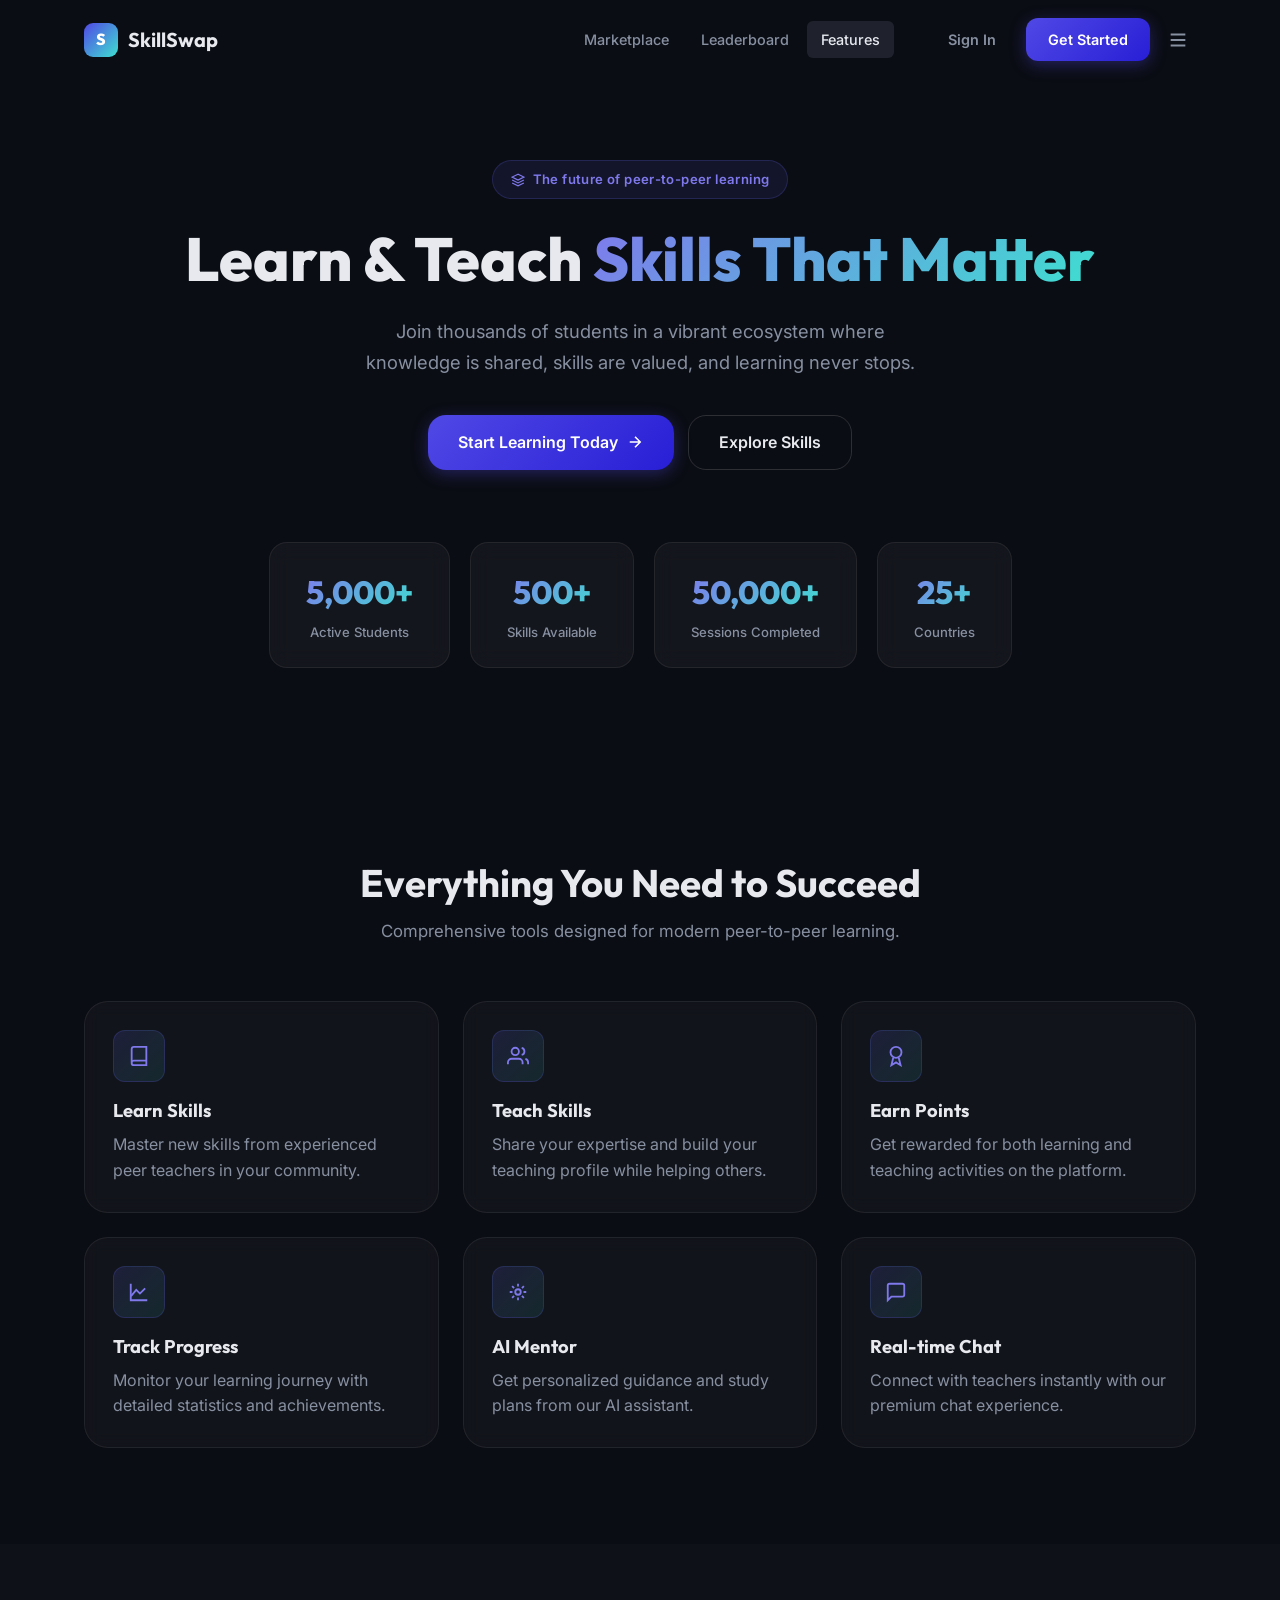
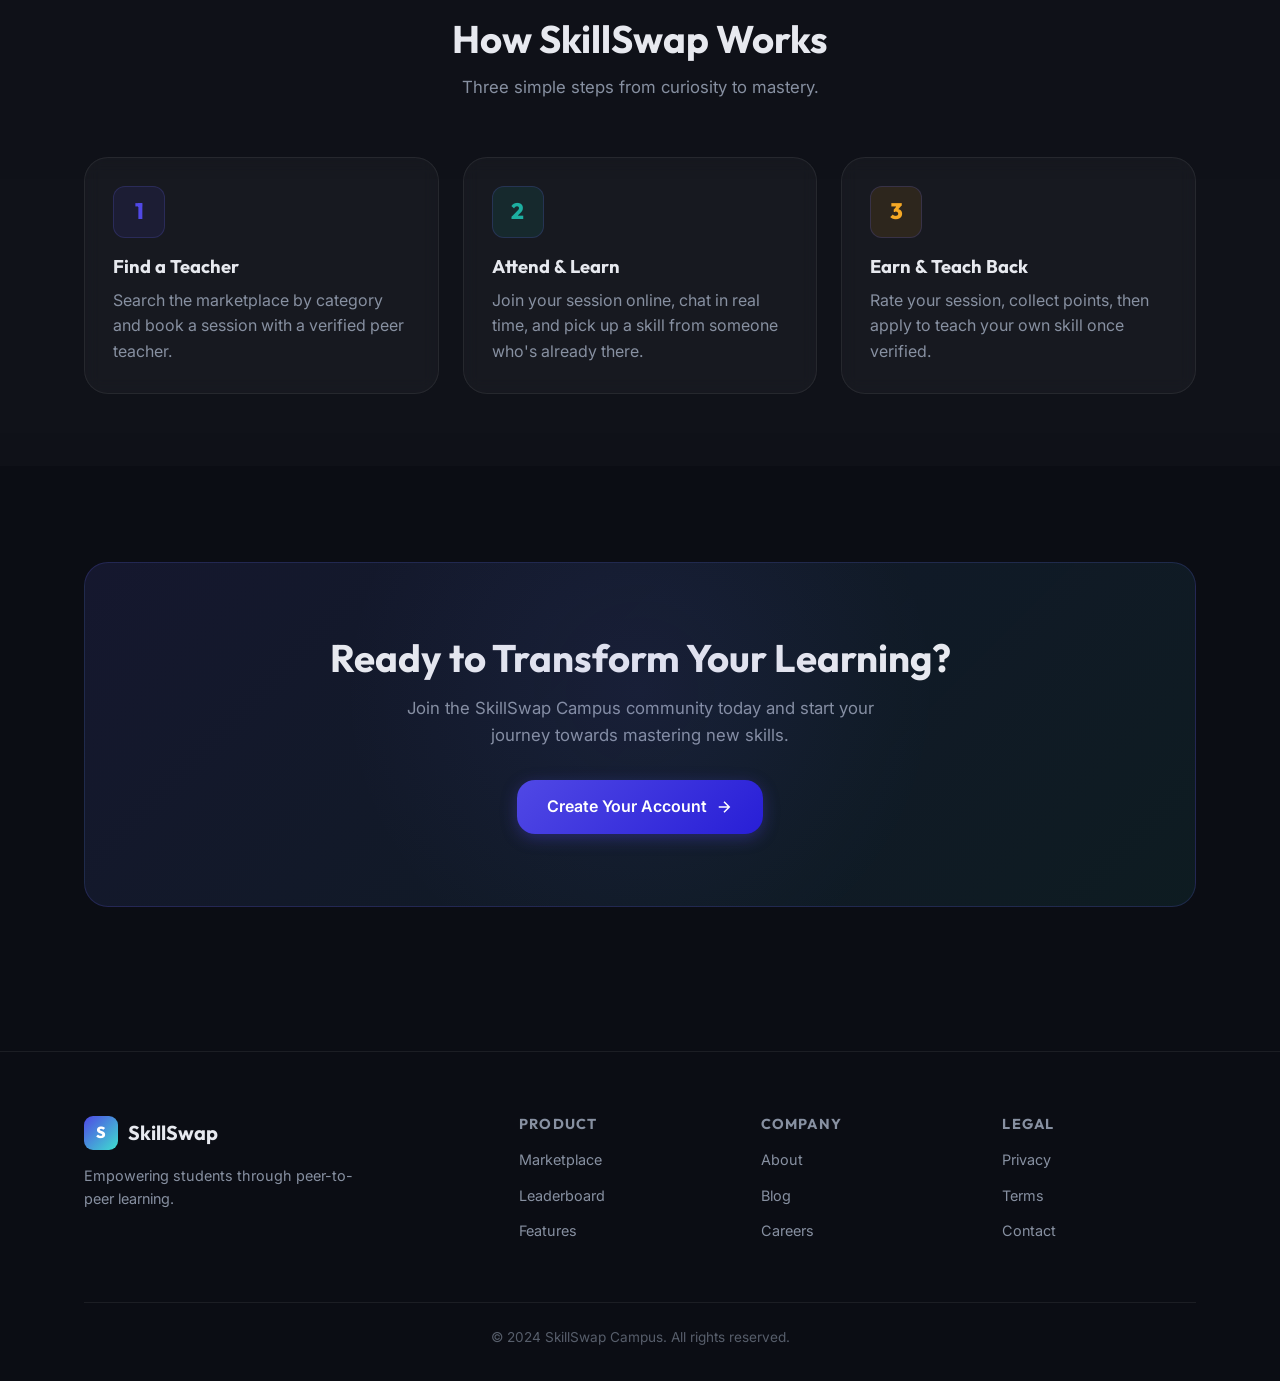
<file: index.html>
<!DOCTYPE html>
<html lang="en">
<head>
  <meta charset="UTF-8" />
  <meta name="viewport" content="width=device-width, initial-scale=1.0" />
  <title>SkillSwap Campus — Learn & Teach Skills That Matter</title>
  <meta name="description" content="A peer-to-peer learning ecosystem where students teach skills, learn skills, earn points, and build their educational profile." />
  <link rel="stylesheet" href="css/styles.css" />
</head>
<body>

<canvas id="bg-canvas" class="bg-canvas-wrap"></canvas>

<div class="page-shell">

  <!-- Navbar -->
  <nav class="navbar">
    <div class="container">
      <a href="index.html" class="brand">
        <span class="brand-mark">S</span> SkillSwap
      </a>
      <div class="nav-links">
        <a href="marketplace.html" class="nav-link">Marketplace</a>
        <a href="leaderboard.html" class="nav-link">Leaderboard</a>
        <a href="index.html#features" class="nav-link">Features</a>
      </div>
      <div class="nav-actions">
        <div data-nav="guest" class="flex gap-2">
          <a href="login.html" class="btn btn-ghost">Sign In</a>
          <a href="register.html" class="btn btn-primary">Get Started</a>
        </div>
        <div data-nav="user" class="flex items-center gap-3 hidden">
          <a href="dashboard.html" class="btn btn-outline btn-sm">Dashboard</a>
          <a href="profile.html" class="avatar" data-user-avatar style="text-decoration:none;"></a>
        </div>
        <button class="nav-toggle icon-btn" aria-label="Menu">
          <svg viewBox="0 0 24 24" fill="none" stroke="currentColor" stroke-width="2"><path d="M4 6h16M4 12h16M4 18h16"/></svg>
        </button>
      </div>
    </div>
  </nav>

  <!-- Mobile Nav -->
  <div class="mobile-nav" id="mobile-nav">
    <a href="marketplace.html" class="nav-link">Marketplace</a>
    <a href="leaderboard.html" class="nav-link">Leaderboard</a>
    <a href="index.html#features" class="nav-link">Features</a>
    <div style="border-top:1px solid var(--color-border); padding-top:12px; margin-top:4px; display:flex; gap:10px;">
      <a href="login.html" class="btn btn-ghost btn-block">Sign In</a>
      <a href="register.html" class="btn btn-primary btn-block">Get Started</a>
    </div>
  </div>

  <!-- Hero -->
  <header class="hero">
    <div class="container">
      <div class="eyebrow reveal">
        <svg width="16" height="16" viewBox="0 0 24 24" fill="none" stroke="currentColor" stroke-width="2"><path d="M12 2 2 7l10 5 10-5-10-5Z"/><path d="M2 17l10 5 10-5M2 12l10 5 10-5"/></svg>
        The future of peer-to-peer learning
      </div>
      <h1 class="reveal reveal-delay-1">Learn &amp; Teach <span class="text-gradient">Skills That Matter</span></h1>
      <p class="lead reveal reveal-delay-2">Join thousands of students in a vibrant ecosystem where knowledge is shared, skills are valued, and learning never stops.</p>
      <div class="hero-actions reveal reveal-delay-3">
        <a href="register.html" class="btn btn-primary btn-lg">
          Start Learning Today
          <svg viewBox="0 0 24 24" fill="none" stroke="currentColor" stroke-width="2"><path d="M5 12h14M12 5l7 7-7 7"/></svg>
        </a>
        <a href="marketplace.html" class="btn btn-outline btn-lg">Explore Skills</a>
      </div>

      <div class="stats-row reveal reveal-delay-3">
        <div class="stat-card"><div class="stat-value">5,000+</div><div class="stat-label">Active Students</div></div>
        <div class="stat-card"><div class="stat-value">500+</div><div class="stat-label">Skills Available</div></div>
        <div class="stat-card"><div class="stat-value">50,000+</div><div class="stat-label">Sessions Completed</div></div>
        <div class="stat-card"><div class="stat-value">25+</div><div class="stat-label">Countries</div></div>
      </div>
    </div>
  </header>

  <!-- Features -->
  <section class="section" id="features">
    <div class="container">
      <div class="section-head">
        <h2>Everything You Need to Succeed</h2>
        <p>Comprehensive tools designed for modern peer-to-peer learning.</p>
      </div>
      <div class="grid-3">
        <div class="card reveal">
          <div class="feature-icon"><svg viewBox="0 0 24 24" fill="none" stroke="currentColor" stroke-width="2"><path d="M4 19.5A2.5 2.5 0 0 1 6.5 17H20M4 4.5A2.5 2.5 0 0 1 6.5 2H20v20H6.5A2.5 2.5 0 0 1 4 19.5v-15Z"/></svg></div>
          <h3>Learn Skills</h3>
          <p>Master new skills from experienced peer teachers in your community.</p>
        </div>
        <div class="card reveal">
          <div class="feature-icon"><svg viewBox="0 0 24 24" fill="none" stroke="currentColor" stroke-width="2"><path d="M17 21v-2a4 4 0 0 0-4-4H5a4 4 0 0 0-4 4v2"/><circle cx="9" cy="7" r="4"/><path d="M23 21v-2a4 4 0 0 0-3-3.87M16 3.13a4 4 0 0 1 0 7.75"/></svg></div>
          <h3>Teach Skills</h3>
          <p>Share your expertise and build your teaching profile while helping others.</p>
        </div>
        <div class="card reveal">
          <div class="feature-icon"><svg viewBox="0 0 24 24" fill="none" stroke="currentColor" stroke-width="2"><circle cx="12" cy="8" r="6"/><path d="m9 14-2 8 5-3 5 3-2-8"/></svg></div>
          <h3>Earn Points</h3>
          <p>Get rewarded for both learning and teaching activities on the platform.</p>
        </div>
        <div class="card reveal">
          <div class="feature-icon"><svg viewBox="0 0 24 24" fill="none" stroke="currentColor" stroke-width="2"><path d="M3 3v18h18"/><path d="M18.7 8 13 13.7l-4-4L3.3 16.4"/></svg></div>
          <h3>Track Progress</h3>
          <p>Monitor your learning journey with detailed statistics and achievements.</p>
        </div>
        <div class="card reveal">
          <div class="feature-icon"><svg viewBox="0 0 24 24" fill="none" stroke="currentColor" stroke-width="2"><path d="M12 3v3m0 12v3M5.6 5.6l2.1 2.1m8.6 8.6 2.1 2.1M3 12h3m12 0h3M5.6 18.4l2.1-2.1m8.6-8.6 2.1-2.1"/><circle cx="12" cy="12" r="3"/></svg></div>
          <h3>AI Mentor</h3>
          <p>Get personalized guidance and study plans from our AI assistant.</p>
        </div>
        <div class="card reveal">
          <div class="feature-icon"><svg viewBox="0 0 24 24" fill="none" stroke="currentColor" stroke-width="2"><path d="M21 15a2 2 0 0 1-2 2H7l-4 4V5a2 2 0 0 1 2-2h14a2 2 0 0 1 2 2v10Z"/></svg></div>
          <h3>Real-time Chat</h3>
          <p>Connect with teachers instantly with our premium chat experience.</p>
        </div>
      </div>
    </div>
  </section>

  <!-- How it works -->
  <section class="section section-tight" style="background:rgba(255,255,255,0.02);">
    <div class="container">
      <div class="section-head">
        <h2>How SkillSwap Works</h2>
        <p>Three simple steps from curiosity to mastery.</p>
      </div>
      <div class="grid-3">
        <div class="card reveal">
          <div class="feature-icon" style="background:rgba(79,70,229,0.1); color:var(--color-primary); font-family:var(--font-display); font-weight:800; font-size:1.4rem;">1</div>
          <h3>Find a Teacher</h3>
          <p>Search the marketplace by category and book a session with a verified peer teacher.</p>
        </div>
        <div class="card reveal">
          <div class="feature-icon" style="background:rgba(20,184,166,0.1); color:var(--color-secondary-dark); font-family:var(--font-display); font-weight:800; font-size:1.4rem;">2</div>
          <h3>Attend &amp; Learn</h3>
          <p>Join your session online, chat in real time, and pick up a skill from someone who's already there.</p>
        </div>
        <div class="card reveal">
          <div class="feature-icon" style="background:rgba(245,158,11,0.1); color:var(--color-accent); font-family:var(--font-display); font-weight:800; font-size:1.4rem;">3</div>
          <h3>Earn &amp; Teach Back</h3>
          <p>Rate your session, collect points, then apply to teach your own skill once verified.</p>
        </div>
      </div>
    </div>
  </section>

  <!-- CTA -->
  <section class="section">
    <div class="container">
      <div class="cta-band reveal">
        <h2>Ready to Transform Your Learning?</h2>
        <p>Join the SkillSwap Campus community today and start your journey towards mastering new skills.</p>
        <a href="register.html" class="btn btn-primary btn-lg">
          Create Your Account
          <svg viewBox="0 0 24 24" fill="none" stroke="currentColor" stroke-width="2"><path d="M5 12h14M12 5l7 7-7 7"/></svg>
        </a>
      </div>
    </div>
  </section>

  <!-- Footer -->
  <footer class="site-footer">
    <div class="container">
      <div class="footer-grid">
        <div>
          <a href="index.html" class="brand" style="margin-bottom:14px; display:inline-flex;">
            <span class="brand-mark">S</span> SkillSwap
          </a>
          <p class="text-muted" style="font-size:0.9rem; max-width:280px;">Empowering students through peer-to-peer learning.</p>
        </div>
        <div>
          <h4>Product</h4>
          <ul>
            <li><a href="marketplace.html">Marketplace</a></li>
            <li><a href="leaderboard.html">Leaderboard</a></li>
            <li><a href="index.html#features">Features</a></li>
          </ul>
        </div>
        <div>
          <h4>Company</h4>
          <ul>
            <li><a href="#">About</a></li>
            <li><a href="#">Blog</a></li>
            <li><a href="#">Careers</a></li>
          </ul>
        </div>
        <div>
          <h4>Legal</h4>
          <ul>
            <li><a href="#">Privacy</a></li>
            <li><a href="#">Terms</a></li>
            <li><a href="#">Contact</a></li>
          </ul>
        </div>
      </div>
      <div class="footer-bottom">&copy; 2024 SkillSwap Campus. All rights reserved.</div>
    </div>
  </footer>

</div>

<script src="js/background.js"></script>
<script src="js/app.js"></script>
</body>
</html>
</file>
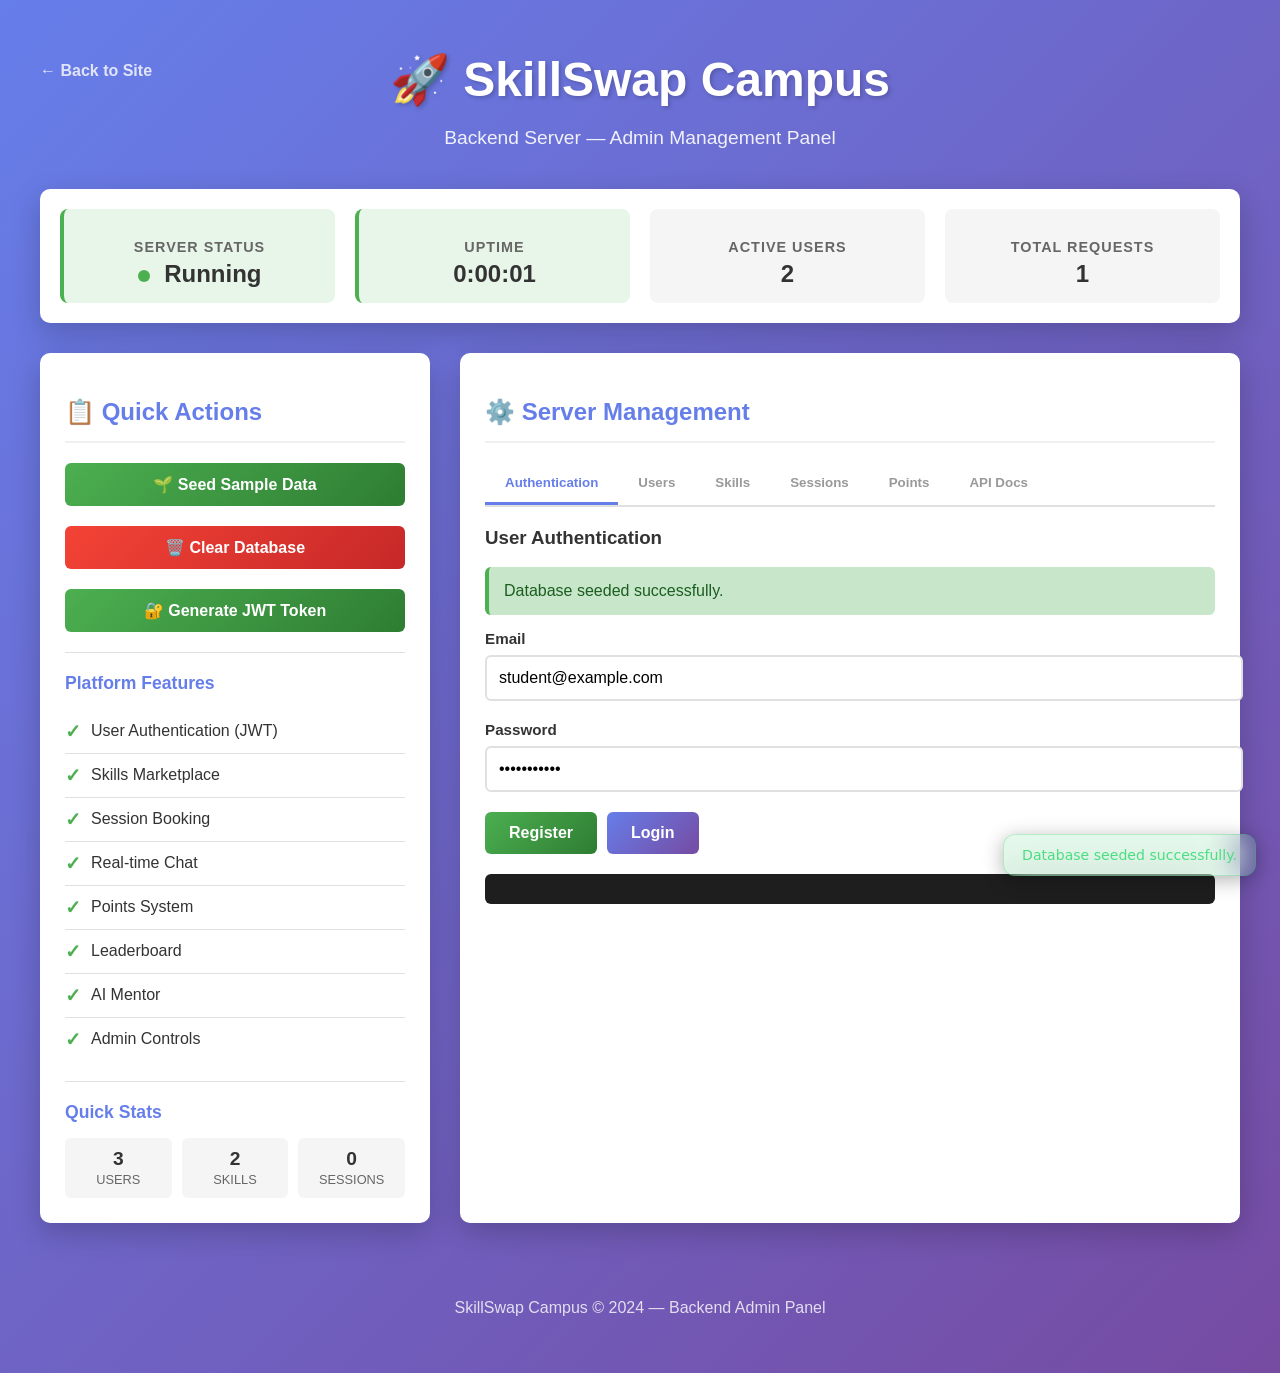
<file: admin.html>
<!DOCTYPE html>
<html lang="en">
<head>
  <meta charset="UTF-8" />
  <meta name="viewport" content="width=device-width, initial-scale=1.0" />
  <title>Admin Panel — SkillSwap Campus Backend</title>
  <meta name="description" content="SkillSwap Campus backend server management and admin dashboard." />
  <link rel="stylesheet" href="css/admin.css" />
</head>
<body>

  <div class="container">

    <!-- Header -->
    <div class="admin-header">
      <div class="admin-header-left">
        <a href="index.html" class="back-link">← Back to Site</a>
        <h1>🚀 SkillSwap Campus</h1>
        <p>Backend Server — Admin Management Panel</p>
      </div>
    </div>

    <!-- Status Bar -->
    <div class="status-bar">
      <div class="status-item active" id="serverStatusCard">
        <h3>Server Status</h3>
        <div class="value">
          <span class="online-dot online" id="statusDot"></span>
          <span id="statusText">Running</span>
        </div>
      </div>
      <div class="status-item active">
        <h3>Uptime</h3>
        <div class="value" id="uptime">0:00:00</div>
      </div>
      <div class="status-item">
        <h3>Active Users</h3>
        <div class="value" id="activeUsers">0</div>
      </div>
      <div class="status-item">
        <h3>Total Requests</h3>
        <div class="value" id="totalRequests">0</div>
      </div>
    </div>

    <!-- Main Grid -->
    <div class="main-grid">

      <!-- Left Panel: Quick Actions -->
      <div class="panel">
        <h2>📋 Quick Actions</h2>

        <div class="form-group">
          <button id="seedBtn" class="btn btn-success btn-block" onclick="AdminApp.seedDatabase()">
            🌱 Seed Sample Data
          </button>
        </div>
        <div class="form-group">
          <button id="clearBtn" class="btn btn-danger btn-block" onclick="AdminApp.clearDatabase()">
            🗑️ Clear Database
          </button>
        </div>
        <div class="form-group">
          <button class="btn btn-success btn-block" onclick="AdminApp.generateJWTDisplay()">
            🔐 Generate JWT Token
          </button>
        </div>

        <div id="jwtDisplay" class="jwt-box hidden"></div>

        <hr class="divider-line" />

        <h3 class="section-sub">Platform Features</h3>
        <ul class="feature-list">
          <li>User Authentication (JWT)</li>
          <li>Skills Marketplace</li>
          <li>Session Booking</li>
          <li>Real-time Chat</li>
          <li>Points System</li>
          <li>Leaderboard</li>
          <li>AI Mentor</li>
          <li>Admin Controls</li>
        </ul>

        <hr class="divider-line" />

        <h3 class="section-sub">Quick Stats</h3>
        <div class="mini-stats">
          <div class="mini-stat">
            <span class="mini-stat-value" id="totalUsersCount">0</span>
            <span class="mini-stat-label">Users</span>
          </div>
          <div class="mini-stat">
            <span class="mini-stat-value" id="totalSkillsCount">0</span>
            <span class="mini-stat-label">Skills</span>
          </div>
          <div class="mini-stat">
            <span class="mini-stat-value" id="totalSessionsCount">0</span>
            <span class="mini-stat-label">Sessions</span>
          </div>
        </div>
      </div>

      <!-- Right Panel: Tabbed Management -->
      <div class="panel">
        <h2>⚙️ Server Management</h2>

        <!-- Tabs -->
        <div class="tabs" id="admin-tabs">
          <button class="tab-btn active" data-tab="auth">Authentication</button>
          <button class="tab-btn" data-tab="users">Users</button>
          <button class="tab-btn" data-tab="skills">Skills</button>
          <button class="tab-btn" data-tab="sessions">Sessions</button>
          <button class="tab-btn" data-tab="points">Points</button>
          <button class="tab-btn" data-tab="api">API Docs</button>
        </div>

        <!-- ── Auth Tab ── -->
        <div id="tab-auth" class="tab-content active">
          <h3 class="tab-title">User Authentication</h3>
          <div id="authMessage" class="alert-box hidden"></div>

          <div class="form-group">
            <label for="authEmail">Email</label>
            <input type="email" id="authEmail" placeholder="student@example.com" value="student@example.com" />
          </div>
          <div class="form-group">
            <label for="authPassword">Password</label>
            <input type="password" id="authPassword" placeholder="password" value="password123" />
          </div>
          <div class="form-group row-actions">
            <button class="btn btn-success" onclick="AdminApp.registerUser()">Register</button>
            <button class="btn btn-primary" onclick="AdminApp.loginUser()">Login</button>
          </div>
          <div id="authResponse" class="json-display"></div>
        </div>

        <!-- ── Users Tab ── -->
        <div id="tab-users" class="tab-content">
          <h3 class="tab-title">User Management</h3>
          <div class="stats-grid">
            <div class="stat-box">
              <div class="stat-number" id="usersStatTotal">0</div>
              <div class="stat-label">Total Users</div>
            </div>
            <div class="stat-box">
              <div class="stat-number" id="usersStatVerified">0</div>
              <div class="stat-label">Verified</div>
            </div>
            <div class="stat-box">
              <div class="stat-number" id="usersStatRating">0</div>
              <div class="stat-label">Avg Rating</div>
            </div>
          </div>
          <div class="form-group">
            <button class="btn btn-primary btn-block" onclick="AdminApp.getAllUsers()">Refresh Users</button>
          </div>
          <div id="usersList" class="data-list"></div>
        </div>

        <!-- ── Skills Tab ── -->
        <div id="tab-skills" class="tab-content">
          <h3 class="tab-title">Skills Management</h3>
          <div class="form-group">
            <label for="skillName">Skill Name</label>
            <input type="text" id="skillName" placeholder="e.g., Web Development" />
          </div>
          <div class="form-group">
            <label for="skillCategory">Category</label>
            <select id="skillCategory">
              <option value="Programming">💻 Programming</option>
              <option value="Design">🎨 Design</option>
              <option value="Languages">🗣️ Languages</option>
              <option value="Communication">📢 Communication</option>
              <option value="Music">🎵 Music</option>
              <option value="Academic">📚 Academic</option>
              <option value="Business">📊 Business</option>
              <option value="Fitness">💪 Fitness</option>
            </select>
          </div>
          <div class="form-group">
            <label for="skillDescription">Description</label>
            <textarea id="skillDescription" placeholder="Describe this skill…" rows="3"></textarea>
          </div>
          <div class="form-group row-actions">
            <button class="btn btn-success" onclick="AdminApp.createSkill()">Create Skill</button>
            <button class="btn btn-primary" onclick="AdminApp.getAllSkills()">View All</button>
          </div>
          <div id="skillsList" class="data-list"></div>
        </div>

        <!-- ── Sessions Tab ── -->
        <div id="tab-sessions" class="tab-content">
          <h3 class="tab-title">Session Management</h3>
          <div class="form-group">
            <label for="sessionDate">Session Date & Time</label>
            <input type="datetime-local" id="sessionDate" />
          </div>
          <div class="form-group">
            <label for="sessionDuration">Duration (minutes)</label>
            <input type="number" id="sessionDuration" value="60" min="15" max="240" />
          </div>
          <div class="form-group row-actions">
            <button class="btn btn-success" onclick="AdminApp.createSession()">Create Session</button>
            <button class="btn btn-primary" onclick="AdminApp.getAllSessions()">View All</button>
          </div>
          <div id="sessionsList" class="data-list"></div>
        </div>

        <!-- ── Points Tab ── -->
        <div id="tab-points" class="tab-content">
          <h3 class="tab-title">Points System</h3>
          <div class="stats-grid">
            <div class="stat-box">
              <div class="stat-number" id="totalPointsDistributed">0</div>
              <div class="stat-label">Total Points</div>
            </div>
            <div class="stat-box">
              <div class="stat-number" id="topEarnerPts">—</div>
              <div class="stat-label">Top Earner</div>
            </div>
            <div class="stat-box">
              <div class="stat-number" id="avgPointsStat">0</div>
              <div class="stat-label">Avg Points</div>
            </div>
          </div>
          <div class="form-group">
            <button class="btn btn-primary btn-block" onclick="AdminApp.getLeaderboard()">Refresh Leaderboard</button>
          </div>
          <div id="leaderboardList" class="data-list"></div>
        </div>

        <!-- ── API Docs Tab ── -->
        <div id="tab-api" class="tab-content">
          <h3 class="tab-title">API Endpoints</h3>

          <h4 class="api-section-title">Authentication</h4>
          <div class="api-endpoint"><span class="api-method method-post">POST</span>/api/v1/auth/register</div>
          <div class="api-endpoint"><span class="api-method method-post">POST</span>/api/v1/auth/login</div>
          <div class="api-endpoint"><span class="api-method method-post">POST</span>/api/v1/auth/logout</div>

          <h4 class="api-section-title">Users</h4>
          <div class="api-endpoint"><span class="api-method method-get">GET</span>/api/v1/users</div>
          <div class="api-endpoint"><span class="api-method method-get">GET</span>/api/v1/users/:id</div>
          <div class="api-endpoint"><span class="api-method method-patch">PATCH</span>/api/v1/users/:id</div>
          <div class="api-endpoint"><span class="api-method method-delete">DELETE</span>/api/v1/users/:id</div>

          <h4 class="api-section-title">Skills</h4>
          <div class="api-endpoint"><span class="api-method method-get">GET</span>/api/v1/skills</div>
          <div class="api-endpoint"><span class="api-method method-post">POST</span>/api/v1/skills</div>
          <div class="api-endpoint"><span class="api-method method-patch">PATCH</span>/api/v1/skills/:id/verify</div>
          <div class="api-endpoint"><span class="api-method method-delete">DELETE</span>/api/v1/skills/:id</div>

          <h4 class="api-section-title">Sessions</h4>
          <div class="api-endpoint"><span class="api-method method-get">GET</span>/api/v1/sessions</div>
          <div class="api-endpoint"><span class="api-method method-post">POST</span>/api/v1/sessions</div>
          <div class="api-endpoint"><span class="api-method method-patch">PATCH</span>/api/v1/sessions/:id/approve</div>
          <div class="api-endpoint"><span class="api-method method-delete">DELETE</span>/api/v1/sessions/:id</div>

          <h4 class="api-section-title">Points & Leaderboard</h4>
          <div class="api-endpoint"><span class="api-method method-get">GET</span>/api/v1/points/leaderboard</div>
          <div class="api-endpoint"><span class="api-method method-post">POST</span>/api/v1/points/award</div>
        </div>

      </div><!-- end right panel -->
    </div><!-- end main-grid -->

    <div class="admin-footer">
      <p>SkillSwap Campus &copy; 2024 &mdash; Backend Admin Panel</p>
    </div>

  </div><!-- end container -->

  <script src="js/app.js"></script>
  <script src="js/admin.js"></script>
</body>
</html>
</file>
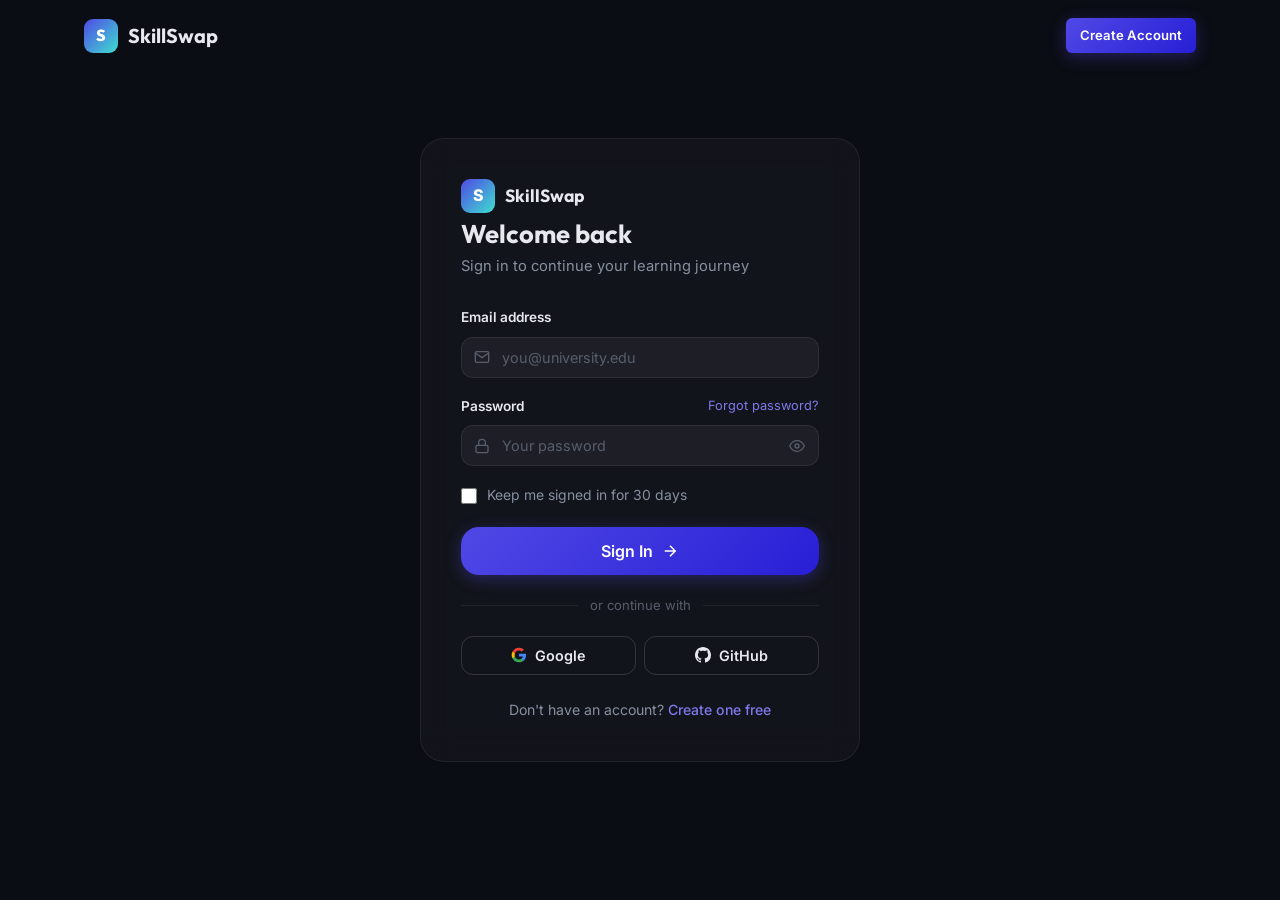
<file: dashboard.html>
<!DOCTYPE html>
<html lang="en">
<head>
  <meta charset="UTF-8" />
  <meta name="viewport" content="width=device-width, initial-scale=1.0" />
  <title>Dashboard — SkillSwap Campus</title>
  <meta name="description" content="Your personal learning dashboard on SkillSwap Campus." />
  <link rel="stylesheet" href="css/styles.css" />
  <style>
    .dashboard-shell {
      padding-top: 90px;
      min-height: 100vh;
    }
    .dashboard-grid {
      display: grid;
      grid-template-columns: 260px 1fr;
      gap: 28px;
      align-items: start;
      padding: 36px 0 80px;
    }
    /* Sidebar */
    .sidebar {
      background: rgba(255,255,255,0.03);
      border: 1px solid var(--color-border);
      border-radius: var(--radius-xl);
      padding: 28px;
      backdrop-filter: blur(10px);
      position: sticky;
      top: 100px;
    }
    .sidebar-profile {
      text-align: center;
      padding-bottom: 24px;
      margin-bottom: 24px;
      border-bottom: 1px solid var(--color-border);
    }
    .sidebar-profile .avatar {
      width: 72px; height: 72px; font-size: 1.5rem;
      margin: 0 auto 12px;
      cursor: default;
    }
    .sidebar-profile h3 { margin-bottom: 4px; }
    .sidebar-profile p { font-size: 0.82rem; }
    .points-pill {
      display: inline-flex; align-items: center; gap: 6px;
      background: linear-gradient(135deg, rgba(99,102,241,0.15), rgba(45,212,191,0.1));
      border: 1px solid rgba(99,102,241,0.2);
      border-radius: var(--radius-full);
      padding: 6px 14px;
      font-size: 0.82rem; font-weight: 700;
      color: var(--color-primary-light);
      margin-top: 10px;
    }
    .sidebar-nav { display: flex; flex-direction: column; gap: 4px; }
    .sidebar-link {
      display: flex; align-items: center; gap: 12px;
      padding: 10px 14px;
      border-radius: var(--radius-md);
      color: var(--color-text-muted);
      font-size: 0.9rem; font-weight: 500;
      transition: all var(--transition);
      cursor: pointer;
      text-decoration: none;
    }
    .sidebar-link svg { width: 18px; height: 18px; flex-shrink: 0; }
    .sidebar-link:hover, .sidebar-link.active {
      background: var(--color-surface-2);
      color: var(--color-text);
    }
    .sidebar-link.active { color: var(--color-primary-light); }
    /* Main content */
    .dash-main { display: flex; flex-direction: column; gap: 28px; }
    .dash-section-title {
      font-family: var(--font-display);
      font-size: 1.1rem; font-weight: 700;
      margin-bottom: 16px;
      display: flex; align-items: center; justify-content: space-between;
    }
    /* Stats */
    .stat-mini-grid { display: grid; grid-template-columns: repeat(4, 1fr); gap: 16px; }
    .stat-mini {
      background: rgba(255,255,255,0.03);
      border: 1px solid var(--color-border);
      border-radius: var(--radius-lg);
      padding: 20px;
      backdrop-filter: blur(8px);
    }
    .stat-mini-label { font-size: 0.78rem; color: var(--color-text-muted); margin-bottom: 8px; }
    .stat-mini-value { font-family: var(--font-display); font-size: 1.6rem; font-weight: 800; color: var(--color-text); }
    .stat-mini-delta { font-size: 0.72rem; color: var(--color-success); margin-top: 4px; }
    /* Progress bar */
    .progress-bar {
      height: 6px;
      background: var(--color-surface-3);
      border-radius: var(--radius-full);
      overflow: hidden;
      margin-top: 10px;
    }
    .progress-fill {
      height: 100%;
      border-radius: var(--radius-full);
      background: linear-gradient(90deg, var(--color-primary), var(--color-secondary));
      transition: width 1s ease;
    }
    /* Sessions */
    .session-card {
      background: rgba(255,255,255,0.03);
      border: 1px solid var(--color-border);
      border-radius: var(--radius-lg);
      padding: 18px 20px;
      display: flex; align-items: center; gap: 16px;
      transition: all var(--transition);
    }
    .session-card:hover { border-color: var(--color-border-hover); transform: translateX(3px); }
    .session-card + .session-card { margin-top: 12px; }
    .session-icon {
      width: 42px; height: 42px;
      border-radius: var(--radius-md);
      background: linear-gradient(135deg, rgba(99,102,241,0.15), rgba(45,212,191,0.1));
      display: flex; align-items: center; justify-content: center;
      flex-shrink: 0; color: var(--color-primary-light);
    }
    .session-icon svg { width: 20px; height: 20px; }
    .session-info { flex: 1; }
    .session-info h4 { font-family: var(--font-sans); font-size: 0.92rem; font-weight: 600; color: var(--color-text); margin-bottom: 3px; }
    .session-info p { font-size: 0.78rem; color: var(--color-text-muted); }
    /* Achievements */
    .badge-grid { display: flex; flex-wrap: wrap; gap: 12px; }
    .achievement-badge {
      display: flex; flex-direction: column; align-items: center; gap: 6px;
      padding: 16px 20px;
      background: rgba(255,255,255,0.03);
      border: 1px solid var(--color-border);
      border-radius: var(--radius-lg);
      font-size: 0.72rem; color: var(--color-text-muted); text-align: center;
      transition: all var(--transition);
      min-width: 88px;
    }
    .achievement-badge.earned { border-color: rgba(99,102,241,0.3); background: rgba(99,102,241,0.06); color: var(--color-primary-light); }
    .achievement-badge span { font-size: 1.6rem; }
    @media (max-width: 900px) {
      .dashboard-grid { grid-template-columns: 1fr; }
      .sidebar { position: static; }
      .stat-mini-grid { grid-template-columns: repeat(2,1fr); }
    }
  </style>
</head>
<body>
<canvas id="bg-canvas" class="bg-canvas-wrap"></canvas>

<div class="page-shell">
  <nav class="navbar scrolled">
    <div class="container">
      <a href="index.html" class="brand">
        <span class="brand-mark">S</span> SkillSwap
      </a>
      <div class="nav-links">
        <a href="marketplace.html" class="nav-link">Marketplace</a>
        <a href="leaderboard.html" class="nav-link">Leaderboard</a>
      </div>
      <div class="nav-actions">
        <div data-nav="user" class="flex items-center gap-3">
          <a href="profile.html" class="avatar" data-user-avatar></a>
        </div>
        <div data-nav="guest" class="flex gap-2 hidden">
          <a href="login.html" class="btn btn-ghost btn-sm">Sign In</a>
        </div>
      </div>
    </div>
  </nav>

  <div class="dashboard-shell">
    <div class="container">
      <div class="dashboard-grid">

        <!-- Sidebar -->
        <aside class="sidebar reveal">
          <div class="sidebar-profile">
            <div class="avatar avatar-lg" id="sidebar-avatar">JS</div>
            <h3 id="sidebar-name">Loading…</h3>
            <p class="text-muted" id="sidebar-email">—</p>
            <div class="points-pill">
              <svg viewBox="0 0 24 24" fill="none" stroke="currentColor" stroke-width="2" width="13" height="13"><circle cx="12" cy="8" r="6"/><path d="m9 14-2 8 5-3 5 3-2-8"/></svg>
              <span id="sidebar-points">0</span> pts
            </div>
          </div>
          <nav class="sidebar-nav">
            <a href="dashboard.html" class="sidebar-link active">
              <svg viewBox="0 0 24 24" fill="none" stroke="currentColor" stroke-width="2"><rect x="3" y="3" width="7" height="7"/><rect x="14" y="3" width="7" height="7"/><rect x="3" y="14" width="7" height="7"/><rect x="14" y="14" width="7" height="7"/></svg>
              Overview
            </a>
            <a href="marketplace.html" class="sidebar-link">
              <svg viewBox="0 0 24 24" fill="none" stroke="currentColor" stroke-width="2"><path d="M4 19.5A2.5 2.5 0 0 1 6.5 17H20M4 4.5A2.5 2.5 0 0 1 6.5 2H20v20H6.5A2.5 2.5 0 0 1 4 19.5v-15Z"/></svg>
              Browse Skills
            </a>
            <a href="leaderboard.html" class="sidebar-link">
              <svg viewBox="0 0 24 24" fill="none" stroke="currentColor" stroke-width="2"><path d="M3 3v18h18"/><path d="M18.7 8 13 13.7l-4-4L3.3 16.4"/></svg>
              Leaderboard
            </a>
            <a href="profile.html" class="sidebar-link">
              <svg viewBox="0 0 24 24" fill="none" stroke="currentColor" stroke-width="2"><path d="M20 21v-2a4 4 0 0 0-4-4H8a4 4 0 0 0-4 4v2"/><circle cx="12" cy="7" r="4"/></svg>
              My Profile
            </a>
            <a href="admin.html" class="sidebar-link">
              <svg viewBox="0 0 24 24" fill="none" stroke="currentColor" stroke-width="2"><path d="M12 22s8-4 8-10V5l-8-3-8 3v7c0 6 8 10 8 10z"/></svg>
              Admin Panel
            </a>
            <a href="#" class="sidebar-link" style="margin-top:12px; color:var(--color-error);" onclick="Auth.logout(); return false;" data-action="logout">
              <svg viewBox="0 0 24 24" fill="none" stroke="currentColor" stroke-width="2"><path d="M9 21H5a2 2 0 0 1-2-2V5a2 2 0 0 1 2-2h4"/><polyline points="16 17 21 12 16 7"/><line x1="21" y1="12" x2="9" y2="12"/></svg>
              Sign Out
            </a>
          </nav>
        </aside>

        <!-- Main -->
        <main class="dash-main">

          <!-- Welcome banner -->
          <div class="card reveal" style="background:linear-gradient(135deg, rgba(99,102,241,0.12), rgba(45,212,191,0.06)); border-color:rgba(99,102,241,0.2);">
            <div class="row-between flex-wrap" style="gap:16px;">
              <div>
                <div class="eyebrow" style="margin-bottom:10px; display:inline-flex;">👋 Welcome back!</div>
                <h2 id="welcome-name" style="margin-bottom:8px;">Hey there</h2>
                <p>You're doing great. Keep learning and earning points!</p>
              </div>
              <a href="marketplace.html" class="btn btn-primary">
                Browse Skills
                <svg viewBox="0 0 24 24" fill="none" stroke="currentColor" stroke-width="2"><path d="M5 12h14M12 5l7 7-7 7"/></svg>
              </a>
            </div>
          </div>

          <!-- Stats -->
          <div>
            <div class="dash-section-title">Your Stats</div>
            <div class="stat-mini-grid">
              <div class="stat-mini reveal">
                <div class="stat-mini-label">Total Points</div>
                <div class="stat-mini-value" id="stat-points">0</div>
                <div class="stat-mini-delta">+20 this week</div>
              </div>
              <div class="stat-mini reveal">
                <div class="stat-mini-label">Sessions</div>
                <div class="stat-mini-value" id="stat-sessions">0</div>
                <div class="stat-mini-delta">Keep going!</div>
              </div>
              <div class="stat-mini reveal">
                <div class="stat-mini-label">Skills Learned</div>
                <div class="stat-mini-value" id="stat-learned">0</div>
                <div class="stat-mini-delta">Explore more →</div>
              </div>
              <div class="stat-mini reveal">
                <div class="stat-mini-label">Skills Taught</div>
                <div class="stat-mini-value" id="stat-taught">0</div>
                <div class="stat-mini-delta">Share your knowledge</div>
              </div>
            </div>
          </div>

          <!-- XP Progress -->
          <div class="card reveal">
            <div class="dash-section-title" style="margin-bottom:8px;">
              Level Progress
              <span class="badge badge-primary" id="level-badge">Level 1</span>
            </div>
            <p style="font-size:0.85rem; margin-bottom:12px;">Earn more points to level up and unlock new features.</p>
            <div class="row-between" style="font-size:0.8rem; color:var(--color-text-muted); margin-bottom:6px;">
              <span id="xp-current">0 pts</span>
              <span id="xp-next">500 pts to next level</span>
            </div>
            <div class="progress-bar">
              <div class="progress-fill" id="xp-bar" style="width:0%"></div>
            </div>
          </div>

          <!-- Recent sessions -->
          <div class="reveal">
            <div class="dash-section-title">
              Recent Sessions
              <a href="marketplace.html" class="btn btn-outline btn-sm">Find Sessions</a>
            </div>
            <div id="sessions-list">
              <!-- Populated by JS -->
            </div>
          </div>

          <!-- Achievements -->
          <div class="reveal">
            <div class="dash-section-title">Achievements</div>
            <div class="badge-grid" id="achievements-grid">
              <!-- Populated by JS -->
            </div>
          </div>

        </main>
      </div>
    </div>
  </div>
</div>

<script src="js/background.js"></script>
<script src="js/app.js"></script>
<script>
  document.addEventListener('DOMContentLoaded', () => {
    const user = Auth.getUser();
    if (!user) { window.location.href = 'login.html'; return; }

    // Populate user info
    const initials = getInitials(user.name || user.email || 'U');
    document.getElementById('sidebar-avatar').textContent = initials;
    document.getElementById('sidebar-name').textContent = user.name || 'Student';
    document.getElementById('sidebar-email').textContent = user.email || '';
    document.getElementById('sidebar-points').textContent = (user.points || 0).toLocaleString();
    document.getElementById('welcome-name').textContent = 'Hey, ' + (user.name?.split(' ')[0] || 'there') + ' 👋';

    document.getElementById('stat-points').textContent = (user.points || 0).toLocaleString();
    document.getElementById('stat-sessions').textContent = user.sessionsCompleted || 0;
    document.getElementById('stat-learned').textContent = user.skillsLearned || 0;
    document.getElementById('stat-taught').textContent = user.skillsTaught || 0;

    // XP bar
    const pts = user.points || 0;
    const level = Math.floor(pts / 500) + 1;
    const progress = (pts % 500) / 500 * 100;
    document.getElementById('level-badge').textContent = 'Level ' + level;
    document.getElementById('xp-current').textContent = pts + ' pts';
    document.getElementById('xp-next').textContent = (500 - (pts % 500)) + ' pts to next level';
    setTimeout(() => { document.getElementById('xp-bar').style.width = progress + '%'; }, 400);

    // Sample sessions
    const sessions = [
      { icon: '💻', title: 'Introduction to Python', teacher: 'By Sarah K.', time: '2 days ago', status: 'Completed' },
      { icon: '🎨', title: 'UI/UX Design Basics', teacher: 'By Marcus T.', time: '5 days ago', status: 'Completed' },
      { icon: '📊', title: 'Data Analysis with Excel', teacher: 'By Priya M.', time: 'Next: Tomorrow 3pm', status: 'Upcoming' },
    ];

    const sessionsList = document.getElementById('sessions-list');
    if (sessions.length === 0) {
      sessionsList.innerHTML = '<p class="text-muted" style="text-align:center; padding:32px 0;">No sessions yet. <a href="marketplace.html" style="color:var(--color-primary-light);">Browse the marketplace →</a></p>';
    } else {
      sessionsList.innerHTML = sessions.map(s => `
        <div class="session-card">
          <div class="session-icon" style="font-size:1.4rem; background:none;">${s.icon}</div>
          <div class="session-info">
            <h4>${s.title}</h4>
            <p>${s.teacher} &middot; ${s.time}</p>
          </div>
          <span class="badge ${s.status === 'Upcoming' ? 'badge-accent' : 'badge-success'}">${s.status}</span>
        </div>
      `).join('');
    }

    // Achievements
    const achievements = [
      { icon: '🌟', label: 'First Session', earned: true },
      { icon: '🔥', label: '3-Day Streak', earned: true },
      { icon: '🏆', label: 'Top Learner', earned: false },
      { icon: '📚', label: '5 Skills', earned: false },
      { icon: '🎓', label: 'Graduate', earned: false },
      { icon: '💡', label: 'Innovator', earned: false },
    ];

    const grid = document.getElementById('achievements-grid');
    grid.innerHTML = achievements.map(a => `
      <div class="achievement-badge ${a.earned ? 'earned' : ''}">
        <span>${a.icon}</span>
        ${a.label}
        ${!a.earned ? '<span style="color:var(--color-text-faint); font-size:0.68rem;">Locked</span>' : ''}
      </div>
    `).join('');
  });
</script>
</body>
</html>
</file>
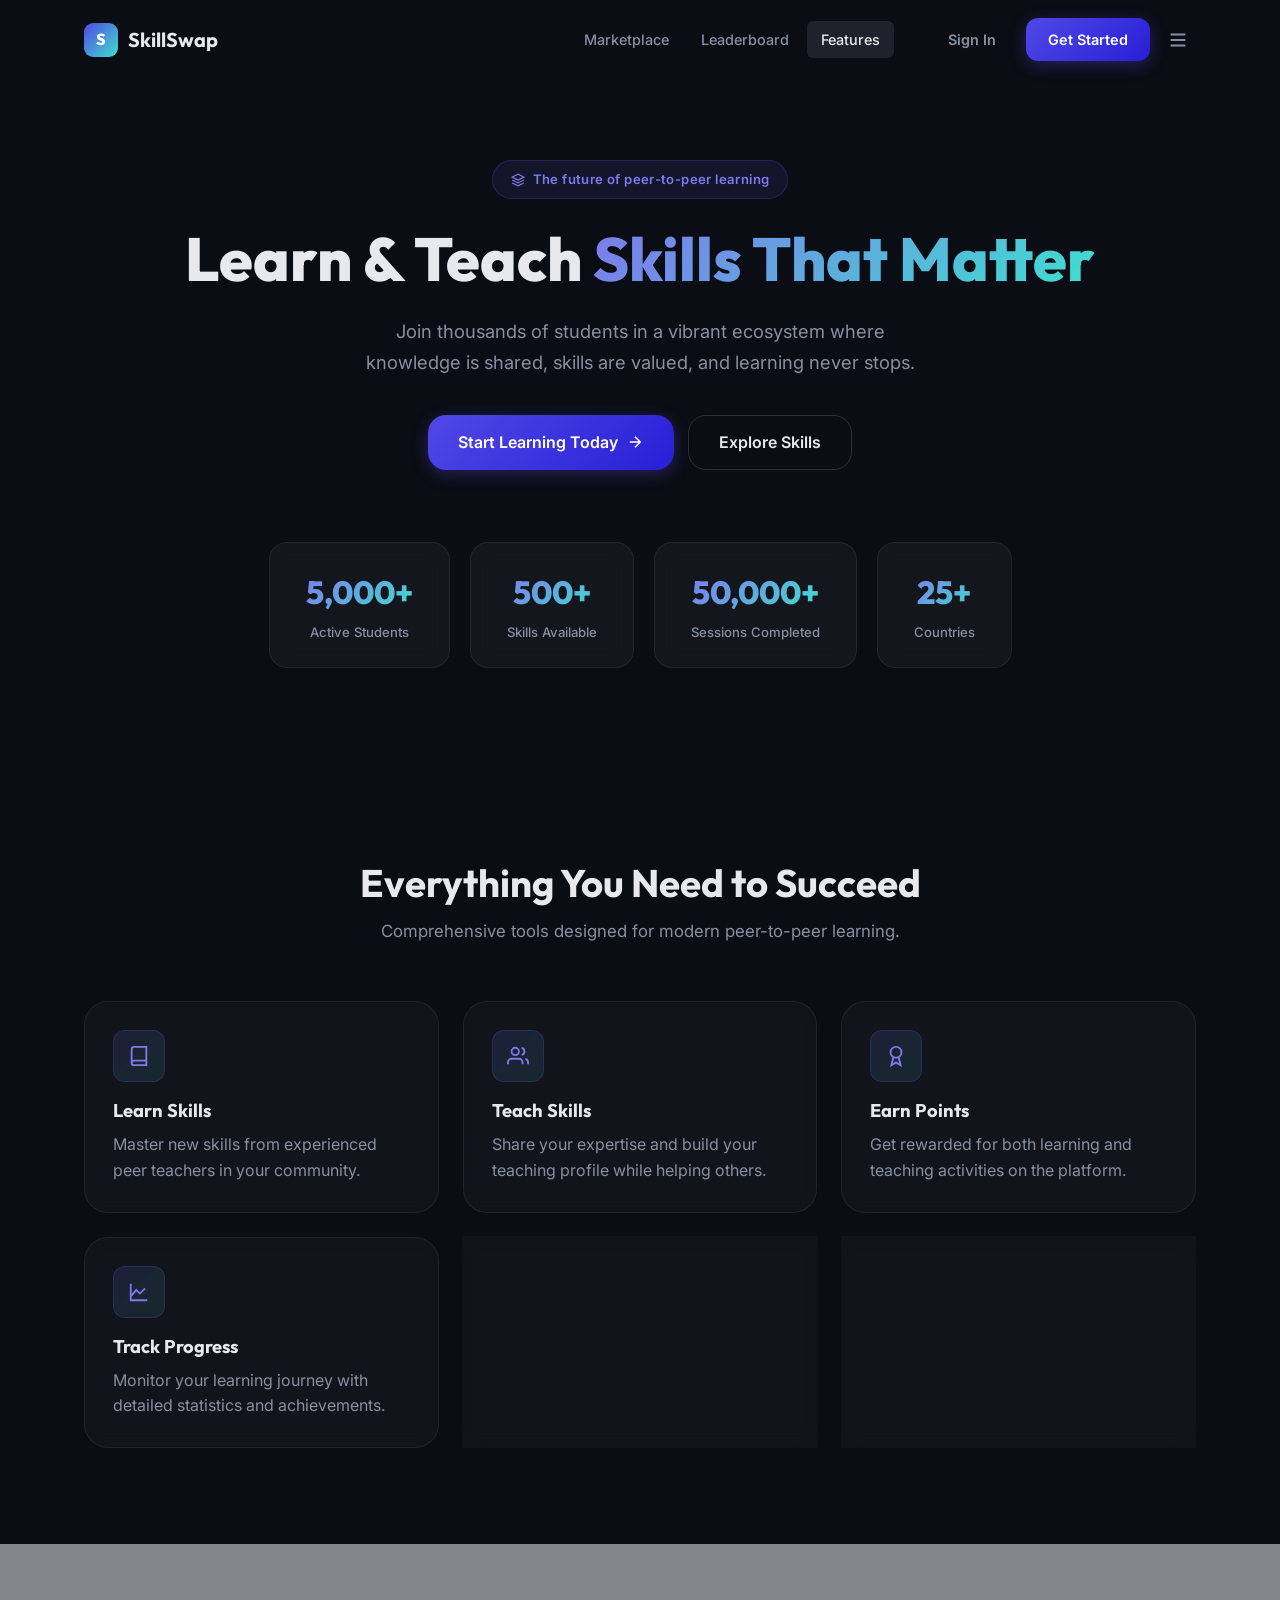
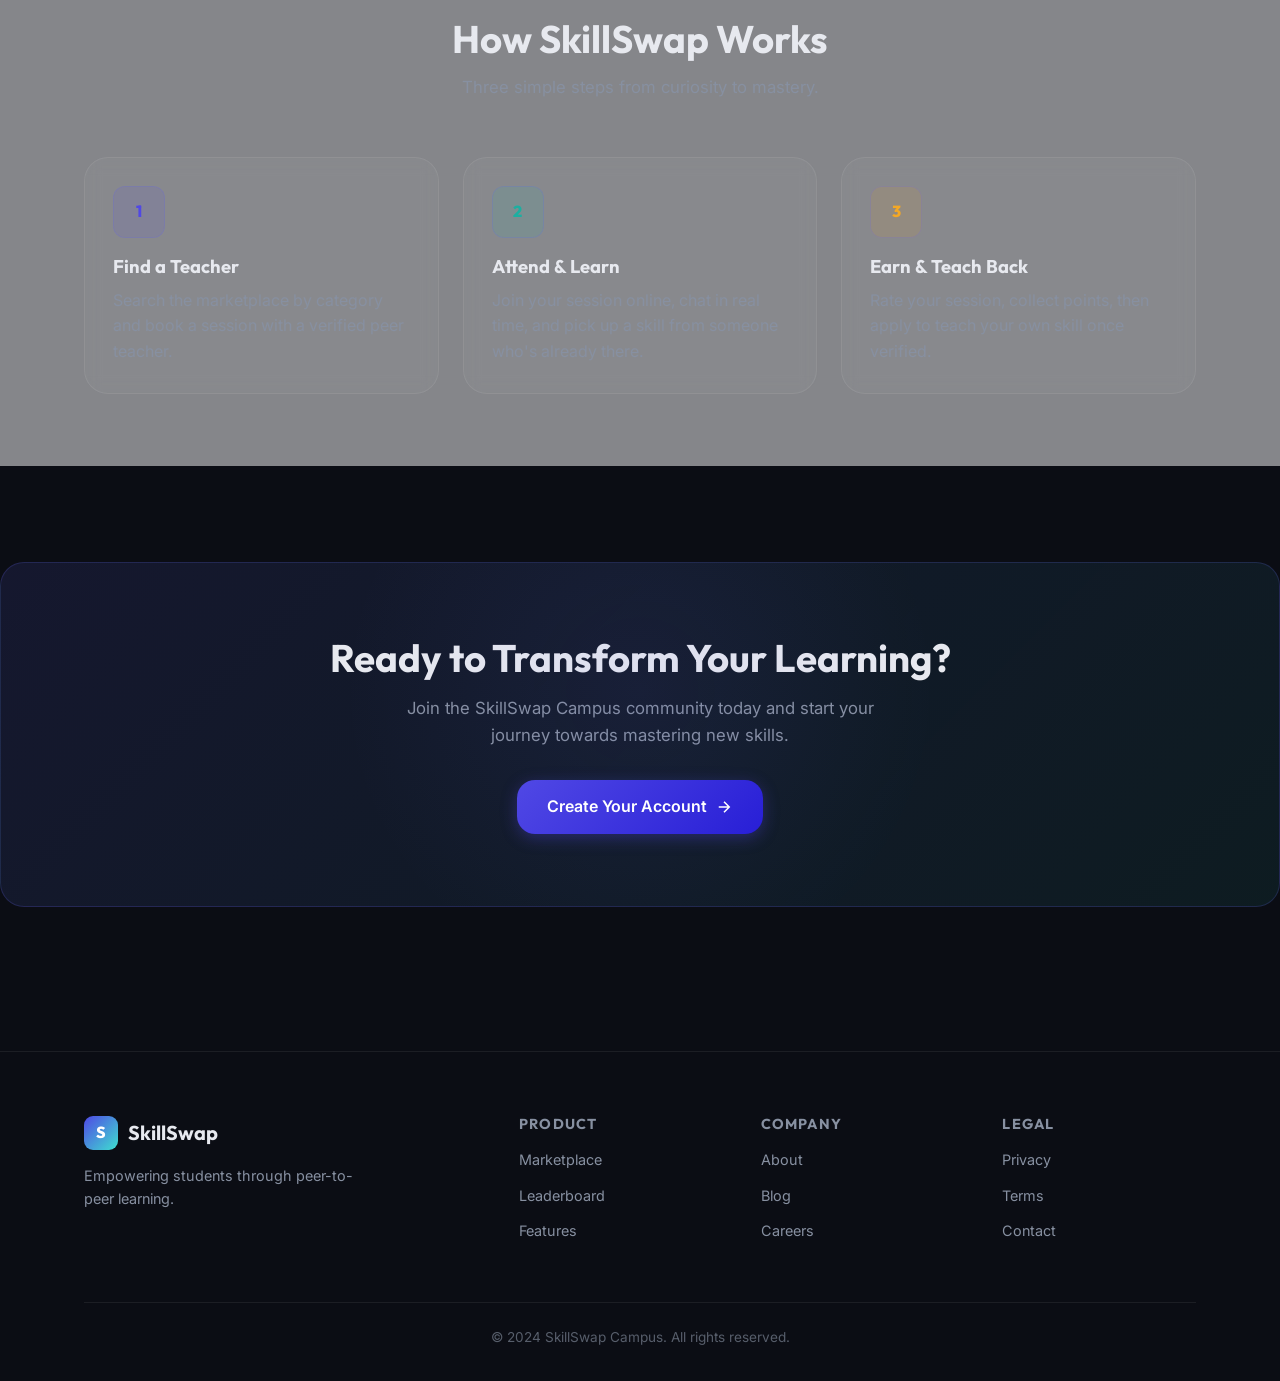
<file: index (2).html>
<!DOCTYPE html>
<html lang="en">
<head>
<meta charset="UTF-8" />
<meta name="viewport" content="width=device-width, initial-scale=1.0" />
<title>SkillSwap Campus — Learn & Teach Skills That Matter</title>
<meta name="description" content="A peer-to-peer learning ecosystem where students teach skills, learn skills, earn points, and build their educational profile." />
<link rel="stylesheet" href="css/styles.css" />
</head>
<body>

<canvas id="bg-canvas" class="bg-canvas-wrap" style="position:fixed;"></canvas>

<div class="page-shell">

  <!-- Navbar -->
  <nav class="navbar">
    <div class="container">
      <a href="index.html" class="brand">
        <span class="brand-mark">S</span> SkillSwap
      </a>
      <div class="nav-links">
        <a href="marketplace.html" class="nav-link">Marketplace</a>
        <a href="leaderboard.html" class="nav-link">Leaderboard</a>
        <a href="index.html#features" class="nav-link">Features</a>
      </div>
      <div class="nav-actions">
        <div data-nav="guest" class="flex gap-2">
          <a href="login.html" class="btn btn-ghost">Sign In</a>
          <a href="register.html" class="btn btn-primary">Get Started</a>
        </div>
        <div data-nav="user" class="flex items-center gap-3 hidden">
          <a href="dashboard.html" class="btn btn-outline btn-sm">Dashboard</a>
          <a href="profile.html" class="avatar" data-user-avatar style="text-decoration:none;"></a>
        </div>
        <button class="nav-toggle icon-btn" aria-label="Menu">
          <svg viewBox="0 0 24 24" fill="none" stroke="currentColor" stroke-width="2"><path d="M4 6h16M4 12h16M4 18h16"/></svg>
        </button>
      </div>
    </div>
  </nav>

  <!-- Hero -->
  <header class="hero">
    <div class="container">
      <div class="eyebrow reveal">
        <svg width="16" height="16" viewBox="0 0 24 24" fill="none" stroke="currentColor" stroke-width="2"><path d="M12 2 2 7l10 5 10-5-10-5Z"/><path d="M2 17l10 5 10-5M2 12l10 5 10-5"/></svg>
        The future of peer-to-peer learning
      </div>
      <h1 class="reveal reveal-delay-1">Learn &amp; Teach <span class="text-gradient">Skills That Matter</span></h1>
      <p class="lead reveal reveal-delay-2">Join thousands of students in a vibrant ecosystem where knowledge is shared, skills are valued, and learning never stops.</p>
      <div class="hero-actions reveal reveal-delay-3">
        <a href="register.html" class="btn btn-primary btn-lg">
          Start Learning Today
          <svg viewBox="0 0 24 24" fill="none" stroke="currentColor" stroke-width="2"><path d="M5 12h14M12 5l7 7-7 7"/></svg>
        </a>
        <a href="marketplace.html" class="btn btn-outline btn-lg">Explore Skills</a>
      </div>

      <div class="stats-row">
        <div class="stat-card"><div class="stat-value">5,000+</div><div class="stat-label">Active Students</div></div>
        <div class="stat-card"><div class="stat-value">500+</div><div class="stat-label">Skills Available</div></div>
        <div class="stat-card"><div class="stat-value">50,000+</div><div class="stat-label">Sessions Completed</div></div>
        <div class="stat-card"><div class="stat-value">25+</div><div class="stat-label">Countries</div></div>
      </div>
    </div>
  </header>

  <!-- Features -->
  <section class="section" id="features">
    <div class="container">
      <div class="section-head">
        <h2>Everything You Need to Succeed</h2>
        <p>Comprehensive tools designed for modern peer-to-peer learning.</p>
      </div>
      <div class="grid-3">
        <div class="card">
          <div class="feature-icon"><svg viewBox="0 0 24 24" fill="none" stroke="currentColor" stroke-width="2"><path d="M4 19.5A2.5 2.5 0 0 1 6.5 17H20M4 4.5A2.5 2.5 0 0 1 6.5 2H20v20H6.5A2.5 2.5 0 0 1 4 19.5v-15Z"/></svg></div>
          <h3>Learn Skills</h3>
          <p>Master new skills from experienced peer teachers in your community.</p>
        </div>
        <div class="card">
          <div class="feature-icon"><svg viewBox="0 0 24 24" fill="none" stroke="currentColor" stroke-width="2"><path d="M17 21v-2a4 4 0 0 0-4-4H5a4 4 0 0 0-4 4v2"/><circle cx="9" cy="7" r="4"/><path d="M23 21v-2a4 4 0 0 0-3-3.87M16 3.13a4 4 0 0 1 0 7.75"/></svg></div>
          <h3>Teach Skills</h3>
          <p>Share your expertise and build your teaching profile while helping others.</p>
        </div>
        <div class="card">
          <div class="feature-icon"><svg viewBox="0 0 24 24" fill="none" stroke="currentColor" stroke-width="2"><circle cx="12" cy="8" r="6"/><path d="m9 14-2 8 5-3 5 3-2-8"/></svg></div>
          <h3>Earn Points</h3>
          <p>Get rewarded for both learning and teaching activities on the platform.</p>
        </div>
        <div class="card">
          <div class="feature-icon"><svg viewBox="0 0 24 24" fill="none" stroke="currentColor" stroke-width="2"><path d="M3 3v18h18"/><path d="M18.7 8 13 13.7l-4-4L3.3 16.4"/></svg></div>
          <h3>Track Progress</h3>
          <p>Monitor your learning journey with detailed statistics and achievements.</p>
        </div>
        <div class="card">
          <div class="feature-icon"><svg viewBox="0 0 24 24" fill="none" stroke="currentColor" stroke-width="2"><path d="M12 3v3m0 12v3M5.6 5.6l2.1 2.1m8.6 8.6 2.1 2.1M3 12h3m12 0h3M5.6 18.4l2.1-2.1m8.6-8.6 2.1-2.1"/><circle cx="12" cy="12" r="3"/></svg></div>
          <h3>AI Mentor</h3>
          <p>Get personalized guidance and study plans from our AI assistant.</p>
        </div>
        <div class="card">
          <div class="feature-icon"><svg viewBox="0 0 24 24" fill="none" stroke="currentColor" stroke-width="2"><path d="M21 15a2 2 0 0 1-2 2H7l-4 4V5a2 2 0 0 1 2-2h14a2 2 0 0 1 2 2v10Z"/></svg></div>
          <h3>Real-time Chat</h3>
          <p>Connect with teachers instantly with our premium chat experience.</p>
        </div>
      </div>
    </div>
  </section>

  <!-- How it works -->
  <section class="section section-tight" style="background:rgba(255,255,255,0.5);">
    <div class="container">
      <div class="section-head">
        <h2>How SkillSwap Works</h2>
        <p>Three simple steps from curiosity to mastery.</p>
      </div>
      <div class="grid-3">
        <div class="card">
          <div class="feature-icon" style="background:rgba(79,70,229,0.1); color:var(--color-primary); font-family:var(--font-display); font-weight:800;">1</div>
          <h3>Find a Teacher</h3>
          <p>Search the marketplace by category and book a session with a verified peer teacher.</p>
        </div>
        <div class="card">
          <div class="feature-icon" style="background:rgba(20,184,166,0.1); color:var(--color-secondary-dark); font-family:var(--font-display); font-weight:800;">2</div>
          <h3>Attend &amp; Learn</h3>
          <p>Join your session online, chat in real time, and pick up a skill from someone who's already there.</p>
        </div>
        <div class="card">
          <div class="feature-icon" style="background:rgba(245,158,11,0.1); color:var(--color-accent); font-family:var(--font-display); font-weight:800;">3</div>
          <h3>Earn &amp; Teach Back</h3>
          <p>Rate your session, collect points, then apply to teach your own skill once verified.</p>
        </div>
      </div>
    </div>
  </section>

  <!-- CTA -->
  <section class="section">
    <div class="cta-band">
      <h2>Ready to Transform Your Learning?</h2>
      <p>Join the SkillSwap Campus community today and start your journey towards mastering new skills.</p>
      <a href="register.html" class="btn btn-primary btn-lg">
        Create Your Account
        <svg viewBox="0 0 24 24" fill="none" stroke="currentColor" stroke-width="2"><path d="M5 12h14M12 5l7 7-7 7"/></svg>
      </a>
    </div>
  </section>

  <!-- Footer -->
  <footer class="site-footer">
    <div class="container">
      <div class="footer-grid">
        <div>
          <a href="index.html" class="brand" style="margin-bottom:14px; display:inline-flex;">
            <span class="brand-mark">S</span> SkillSwap
          </a>
          <p class="text-muted" style="font-size:0.9rem; max-width:280px;">Empowering students through peer-to-peer learning.</p>
        </div>
        <div>
          <h4>Product</h4>
          <ul>
            <li><a href="marketplace.html">Marketplace</a></li>
            <li><a href="leaderboard.html">Leaderboard</a></li>
            <li><a href="index.html#features">Features</a></li>
          </ul>
        </div>
        <div>
          <h4>Company</h4>
          <ul>
            <li><a href="#">About</a></li>
            <li><a href="#">Blog</a></li>
            <li><a href="#">Careers</a></li>
          </ul>
        </div>
        <div>
          <h4>Legal</h4>
          <ul>
            <li><a href="#">Privacy</a></li>
            <li><a href="#">Terms</a></li>
            <li><a href="#">Contact</a></li>
          </ul>
        </div>
      </div>
      <div class="footer-bottom">&copy; 2024 SkillSwap Campus. All rights reserved.</div>
    </div>
  </footer>

</div>

<script src="js/background.js"></script>
<script src="js/app.js"></script>
</body>
</html>
</file>
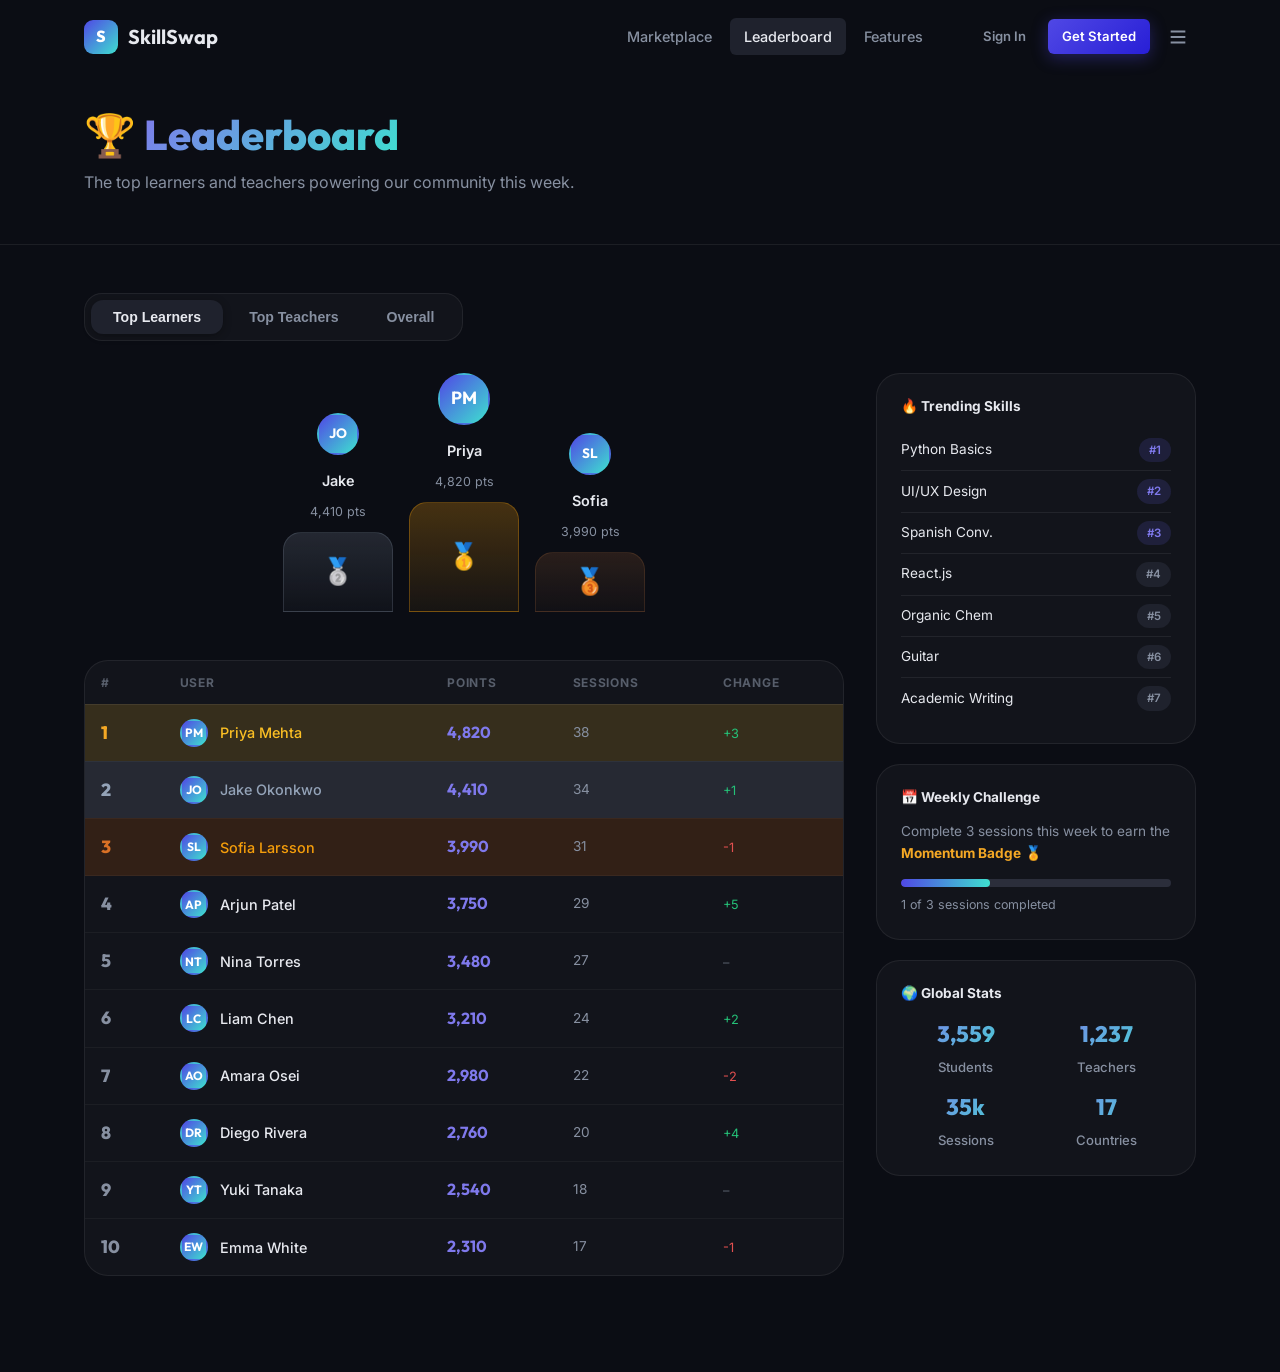
<file: leaderboard.html>
<!DOCTYPE html>
<html lang="en">
<head>
  <meta charset="UTF-8" />
  <meta name="viewport" content="width=device-width, initial-scale=1.0" />
  <title>Leaderboard — SkillSwap Campus</title>
  <meta name="description" content="See the top learners and teachers on SkillSwap Campus." />
  <link rel="stylesheet" href="css/styles.css" />
  <style>
    .lb-tabs { display: flex; gap: 4px; margin-bottom: 32px; background: rgba(255,255,255,0.03); border: 1px solid var(--color-border); border-radius: var(--radius-lg); padding: 6px; width: fit-content; }
    .lb-tab { padding: 9px 22px; border-radius: var(--radius-md); font-size: 0.88rem; font-weight: 600; cursor: pointer; transition: all var(--transition); color: var(--color-text-muted); border: none; background: none; }
    .lb-tab.active { background: var(--color-surface-2); color: var(--color-text); box-shadow: var(--shadow-sm); }
    .lb-podium { display: flex; align-items: flex-end; justify-content: center; gap: 16px; margin-bottom: 48px; }
    .podium-slot { display: flex; flex-direction: column; align-items: center; gap: 10px; }
    .podium-block {
      width: 110px;
      border-radius: var(--radius-lg) var(--radius-lg) 0 0;
      display: flex; align-items: center; justify-content: center;
      font-family: var(--font-display); font-size: 1.6rem; font-weight: 800;
    }
    .podium-1 { background: linear-gradient(180deg, rgba(245,158,11,0.25), rgba(245,158,11,0.05)); border: 1px solid rgba(245,158,11,0.3); height: 110px; }
    .podium-2 { background: linear-gradient(180deg, rgba(148,163,184,0.18), rgba(148,163,184,0.04)); border: 1px solid rgba(148,163,184,0.2); height: 80px; }
    .podium-3 { background: linear-gradient(180deg, rgba(180,110,60,0.18), rgba(180,110,60,0.04)); border: 1px solid rgba(180,110,60,0.2); height: 60px; }
    .podium-name { font-weight: 600; font-size: 0.9rem; }
    .podium-pts { font-size: 0.78rem; color: var(--color-text-muted); }
    .lb-table { width: 100%; border-collapse: collapse; }
    .lb-table th { text-align: left; padding: 12px 16px; font-size: 0.75rem; text-transform: uppercase; letter-spacing: 0.06em; color: var(--color-text-faint); border-bottom: 1px solid var(--color-border); }
    .lb-table td { padding: 14px 16px; border-bottom: 1px solid rgba(255,255,255,0.04); vertical-align: middle; }
    .lb-table tr:last-child td { border-bottom: none; }
    .lb-table tr { transition: background var(--transition); }
    .lb-table tr:hover td { background: rgba(255,255,255,0.02); }
    .lb-table tr.highlight td { background: rgba(99,102,241,0.06); }
    .rank-num { font-family: var(--font-display); font-weight: 800; font-size: 1.1rem; color: var(--color-text-muted); }
    .rank-1 .rank-num { color: hsl(38,90%,55%); }
    .rank-2 .rank-num { color: hsl(215,20%,65%); }
    .rank-3 .rank-num { color: hsl(25,70%,50%); }
    .lb-user { display: flex; align-items: center; gap: 12px; }
    .lb-pts { font-family: var(--font-display); font-weight: 700; color: var(--color-primary-light); }
    .lb-change { font-size: 0.8rem; }
    .change-up { color: var(--color-success); }
    .change-down { color: var(--color-error); }
    .change-same { color: var(--color-text-faint); }
    .lb-grid { display: grid; grid-template-columns: 1fr 320px; gap: 32px; align-items: start; }
    .lb-sidebar { display: flex; flex-direction: column; gap: 20px; }
    .lb-side-card { background: rgba(255,255,255,0.03); border: 1px solid var(--color-border); border-radius: var(--radius-xl); padding: 24px; }
    .lb-side-card h4 { font-family: var(--font-sans); font-size: 0.85rem; font-weight: 700; color: var(--color-text); margin-bottom: 16px; text-transform: none; letter-spacing: 0; }
    .top-skill-row { display: flex; align-items: center; justify-content: space-between; padding: 8px 0; border-bottom: 1px solid var(--color-border); font-size: 0.85rem; }
    .top-skill-row:last-child { border-bottom: none; }
    @media (max-width: 900px) { .lb-grid { grid-template-columns: 1fr; } .lb-podium { gap: 10px; } .podium-block { width: 88px; } }
  </style>
</head>
<body>
<canvas id="bg-canvas" class="bg-canvas-wrap"></canvas>

<div class="page-shell">
  <nav class="navbar">
    <div class="container">
      <a href="index.html" class="brand"><span class="brand-mark">S</span> SkillSwap</a>
      <div class="nav-links">
        <a href="marketplace.html" class="nav-link">Marketplace</a>
        <a href="leaderboard.html" class="nav-link active">Leaderboard</a>
        <a href="index.html#features" class="nav-link">Features</a>
      </div>
      <div class="nav-actions">
        <div data-nav="guest" class="flex gap-2">
          <a href="login.html" class="btn btn-ghost btn-sm">Sign In</a>
          <a href="register.html" class="btn btn-primary btn-sm">Get Started</a>
        </div>
        <div data-nav="user" class="flex items-center gap-3 hidden">
          <a href="dashboard.html" class="btn btn-outline btn-sm">Dashboard</a>
          <a href="profile.html" class="avatar" data-user-avatar></a>
        </div>
        <button class="nav-toggle icon-btn" aria-label="Menu">
          <svg viewBox="0 0 24 24" fill="none" stroke="currentColor" stroke-width="2"><path d="M4 6h16M4 12h16M4 18h16"/></svg>
        </button>
      </div>
    </div>
  </nav>
  <div id="mobile-nav" class="mobile-nav">
    <a href="marketplace.html" class="nav-link">Marketplace</a>
    <a href="leaderboard.html" class="nav-link active">Leaderboard</a>
    <a href="index.html#features" class="nav-link">Features</a>
  </div>

  <div class="page-header">
    <div class="container">
      <h1>🏆 <span class="text-gradient">Leaderboard</span></h1>
      <p>The top learners and teachers powering our community this week.</p>
    </div>
  </div>

  <div class="section" style="padding-top:0;">
    <div class="container">

      <!-- Tabs -->
      <div class="lb-tabs">
        <button class="lb-tab active" data-tab="learners">Top Learners</button>
        <button class="lb-tab" data-tab="teachers">Top Teachers</button>
        <button class="lb-tab" data-tab="overall">Overall</button>
      </div>

      <div class="lb-grid">
        <!-- Left: podium + table -->
        <div>
          <!-- Podium -->
          <div class="lb-podium reveal" id="lb-podium"></div>

          <!-- Table -->
          <div style="background:rgba(255,255,255,0.03);border:1px solid var(--color-border);border-radius:var(--radius-xl);overflow:hidden;">
            <table class="lb-table" id="lb-table">
              <thead>
                <tr>
                  <th>#</th>
                  <th>User</th>
                  <th>Points</th>
                  <th>Sessions</th>
                  <th>Change</th>
                </tr>
              </thead>
              <tbody id="lb-body"></tbody>
            </table>
          </div>
        </div>

        <!-- Sidebar -->
        <div class="lb-sidebar reveal">
          <div class="lb-side-card">
            <h4>🔥 Trending Skills</h4>
            <div id="trending-skills"></div>
          </div>
          <div class="lb-side-card">
            <h4>📅 Weekly Challenge</h4>
            <p style="font-size:0.85rem; margin-bottom:14px;">Complete 3 sessions this week to earn the <strong style="color:var(--color-accent);">Momentum Badge</strong> 🏅</p>
            <div class="progress-bar" style="margin-bottom:8px;height:8px;"><div class="progress-fill" style="width:33%;"></div></div>
            <p style="font-size:0.78rem; color:var(--color-text-muted);">1 of 3 sessions completed</p>
          </div>
          <div class="lb-side-card">
            <h4>🌍 Global Stats</h4>
            <div style="display:grid; grid-template-columns:1fr 1fr; gap:12px; margin-top:4px;">
              <div style="text-align:center;"><div class="stat-value" style="font-size:1.4rem;">5,234</div><div class="stat-label">Students</div></div>
              <div style="text-align:center;"><div class="stat-value" style="font-size:1.4rem;">1,820</div><div class="stat-label">Teachers</div></div>
              <div style="text-align:center;"><div class="stat-value" style="font-size:1.4rem;">52k</div><div class="stat-label">Sessions</div></div>
              <div style="text-align:center;"><div class="stat-value" style="font-size:1.4rem;">25</div><div class="stat-label">Countries</div></div>
            </div>
          </div>
        </div>
      </div>

    </div>
  </div>
</div>

<script src="js/background.js"></script>
<script src="js/app.js"></script>
<script>
const DATA = {
  learners: [
    { name:'Priya Mehta', pts:4820, sessions:38, change:'+3', avatar:'PM' },
    { name:'Jake Okonkwo', pts:4410, sessions:34, change:'+1', avatar:'JO' },
    { name:'Sofia Larsson', pts:3990, sessions:31, change:'-1', avatar:'SL' },
    { name:'Arjun Patel', pts:3750, sessions:29, change:'+5', avatar:'AP' },
    { name:'Nina Torres', pts:3480, sessions:27, change:'–', avatar:'NT' },
    { name:'Liam Chen', pts:3210, sessions:24, change:'+2', avatar:'LC' },
    { name:'Amara Osei', pts:2980, sessions:22, change:'-2', avatar:'AO' },
    { name:'Diego Rivera', pts:2760, sessions:20, change:'+4', avatar:'DR' },
    { name:'Yuki Tanaka', pts:2540, sessions:18, change:'–', avatar:'YT' },
    { name:'Emma White', pts:2310, sessions:17, change:'-1', avatar:'EW' },
  ],
  teachers: [
    { name:'Sarah Kim', pts:6100, sessions:82, change:'+2', avatar:'SK' },
    { name:'Marcus Trevino', pts:5750, sessions:74, change:'–', avatar:'MT' },
    { name:'Ngan Vo', pts:5280, sessions:68, change:'+1', avatar:'NV' },
    { name:'James Obi', pts:4900, sessions:61, change:'-1', avatar:'JO' },
    { name:'Fatima Zahra', pts:4520, sessions:57, change:'+3', avatar:'FZ' },
    { name:'Carlos Ruiz', pts:4200, sessions:52, change:'–', avatar:'CR' },
    { name:'Aisha Lam', pts:3880, sessions:48, change:'+2', avatar:'AL' },
    { name:'David Cho', pts:3560, sessions:44, change:'-2', avatar:'DC' },
    { name:'Amélie Dubois', pts:3240, sessions:39, change:'–', avatar:'AD' },
    { name:'Leo Bauer', pts:2920, sessions:35, change:'+1', avatar:'LB' },
  ],
  overall: [],
};
// Build overall
const merged = {};
[...DATA.learners, ...DATA.teachers].forEach(u => {
  if (!merged[u.name]) merged[u.name] = { ...u };
  else merged[u.name].pts += u.pts;
});
DATA.overall = Object.values(merged).sort((a,b)=>b.pts-a.pts).slice(0,10);

const TRENDING = ['Python Basics','UI/UX Design','Spanish Conv.','React.js','Organic Chem','Guitar','Academic Writing'];

function renderPodium(data) {
  const top3 = data.slice(0,3);
  const order = [1, 0, 2]; // 2nd, 1st, 3rd visual position
  const medals = ['🥇','🥈','🥉'];
  const colors = ['podium-1','podium-2','podium-3'];

  document.getElementById('lb-podium').innerHTML = order.map(i => {
    const u = top3[i];
    if (!u) return '';
    return `
      <div class="podium-slot">
        <div class="avatar" style="width:${i===0?52:42}px;height:${i===0?52:42}px;font-size:${i===0?'1.1rem':'0.85rem'};margin-bottom:4px;">${u.avatar}</div>
        <div class="podium-name">${u.name.split(' ')[0]}</div>
        <div class="podium-pts">${u.pts.toLocaleString()} pts</div>
        <div class="podium-block ${colors[i]}">${medals[i]}</div>
      </div>`;
  }).join('');
}

function renderTable(data) {
  document.getElementById('lb-body').innerHTML = data.map((u, i) => {
    const rank = i + 1;
    const changeClass = u.change.startsWith('+') ? 'change-up' : u.change === '–' ? 'change-same' : 'change-down';
    const currentUser = Auth.getUser();
    const isMe = currentUser && currentUser.name === u.name;
    return `
      <tr class="rank-${rank} ${isMe ? 'highlight' : ''}">
        <td><span class="rank-num">${rank}</span></td>
        <td>
          <div class="lb-user">
            <div class="avatar avatar-sm">${u.avatar}</div>
            <span style="font-size:0.9rem;font-weight:500;">${u.name}${isMe ? ' <span class="badge badge-primary" style="font-size:0.65rem;">You</span>' : ''}</span>
          </div>
        </td>
        <td><span class="lb-pts">${u.pts.toLocaleString()}</span></td>
        <td style="color:var(--color-text-muted);font-size:0.85rem;">${u.sessions}</td>
        <td><span class="lb-change ${changeClass}">${u.change}</span></td>
      </tr>`;
  }).join('');
}

function renderTrending() {
  document.getElementById('trending-skills').innerHTML = TRENDING.map((s, i) => `
    <div class="top-skill-row">
      <span>${s}</span>
      <span class="badge badge-${i < 3 ? 'primary' : 'muted'}">#${i+1}</span>
    </div>`).join('');
}

let activeTab = 'learners';
function renderAll() {
  const data = DATA[activeTab];
  renderPodium(data);
  renderTable(data);
}

document.querySelectorAll('.lb-tab').forEach(btn => {
  btn.addEventListener('click', () => {
    document.querySelectorAll('.lb-tab').forEach(t => t.classList.remove('active'));
    btn.classList.add('active');
    activeTab = btn.dataset.tab;
    renderAll();
  });
});

renderAll();
renderTrending();
</script>
</body>
</html>
</file>
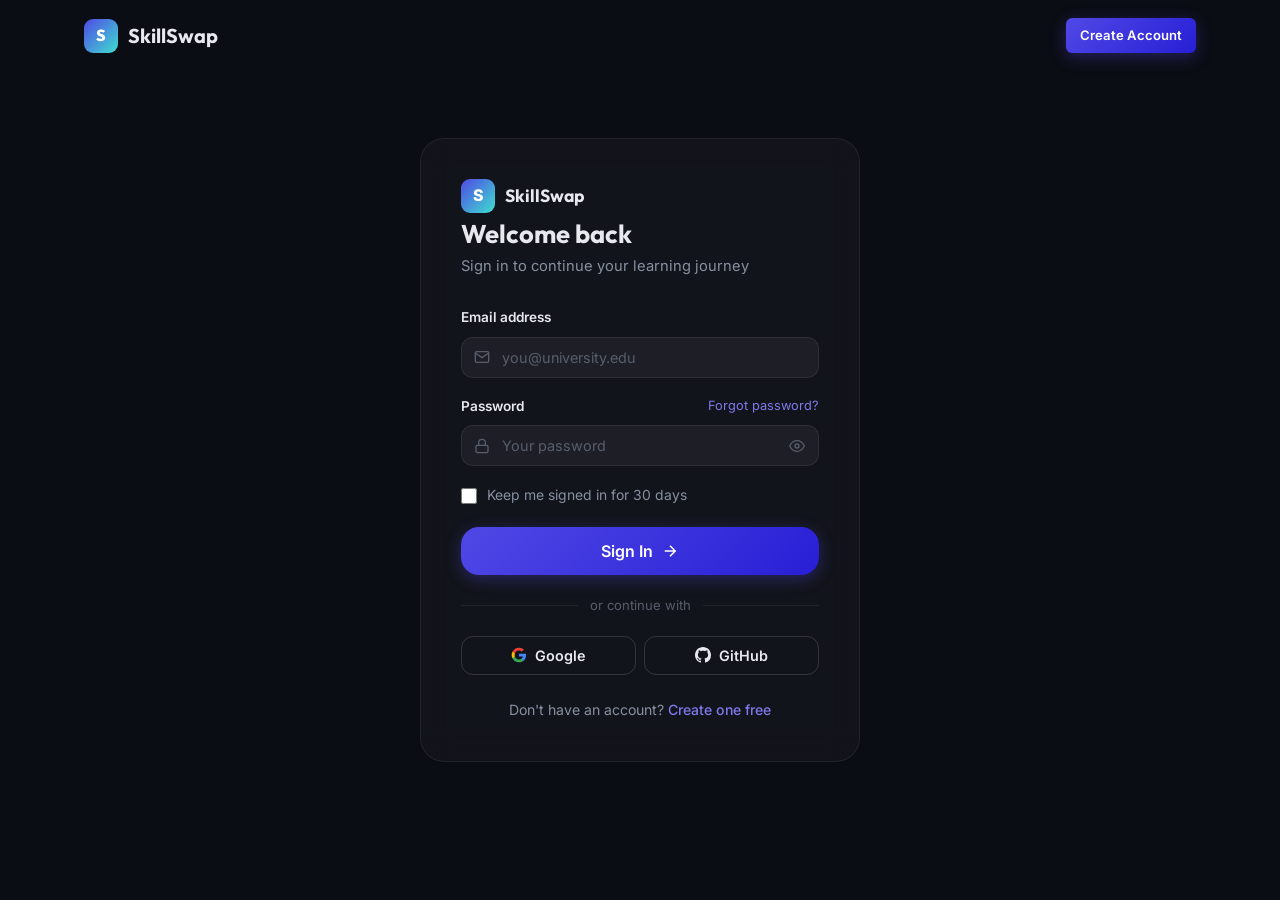
<file: login.html>
<!DOCTYPE html>
<html lang="en">
<head>
  <meta charset="UTF-8" />
  <meta name="viewport" content="width=device-width, initial-scale=1.0" />
  <title>Sign In — SkillSwap Campus</title>
  <meta name="description" content="Sign in to SkillSwap Campus and continue your peer-to-peer learning journey." />
  <link rel="stylesheet" href="css/styles.css" />
</head>
<body>
<canvas id="bg-canvas" class="bg-canvas-wrap"></canvas>

<div class="page-shell">
  <nav class="navbar scrolled">
    <div class="container">
      <a href="index.html" class="brand">
        <span class="brand-mark">S</span> SkillSwap
      </a>
      <div class="nav-actions" style="margin-left:auto;">
        <a href="register.html" class="btn btn-primary btn-sm">Create Account</a>
      </div>
    </div>
  </nav>

  <div class="auth-shell">
    <div class="auth-card reveal">
      <div class="auth-logo">
        <span class="brand-mark">S</span>
        <span style="font-family:var(--font-display); font-weight:700; font-size:1.1rem;">SkillSwap</span>
      </div>
      <h2 style="margin-bottom:6px; font-size:1.6rem;">Welcome back</h2>
      <p class="auth-subtitle">Sign in to continue your learning journey</p>

      <div class="alert" id="login-alert"></div>

      <form id="login-form" novalidate>
        <div class="field" id="field-email">
          <label for="email">Email address</label>
          <div class="input-wrap">
            <svg class="icon-leading" viewBox="0 0 24 24" fill="none" stroke="currentColor" stroke-width="2"><path d="M4 4h16c1.1 0 2 .9 2 2v12c0 1.1-.9 2-2 2H4c-1.1 0-2-.9-2-2V6c0-1.1.9-2 2-2z"/><polyline points="22,6 12,13 2,6"/></svg>
            <input type="email" id="email" name="email" placeholder="you@university.edu" autocomplete="email" />
          </div>
          <span class="field-error">Please enter a valid email address.</span>
        </div>

        <div class="field" id="field-password">
          <div class="row-between" style="margin-bottom:8px;">
            <label for="password" style="margin-bottom:0;">Password</label>
            <a href="#" class="link-small">Forgot password?</a>
          </div>
          <div class="input-wrap">
            <svg class="icon-leading" viewBox="0 0 24 24" fill="none" stroke="currentColor" stroke-width="2"><rect x="3" y="11" width="18" height="11" rx="2" ry="2"/><path d="M7 11V7a5 5 0 0 1 10 0v4"/></svg>
            <input type="password" id="password" name="password" placeholder="Your password" autocomplete="current-password" />
            <button type="button" class="toggle-visibility" aria-label="Show password">
              <svg viewBox="0 0 24 24" fill="none" stroke="currentColor" stroke-width="2"><path d="M1 12s4-8 11-8 11 8 11 8-4 8-11 8-11-8-11-8z"/><circle cx="12" cy="12" r="3"/></svg>
            </button>
          </div>
          <span class="field-error">Password is required.</span>
        </div>

        <label class="field-checkbox" style="margin-bottom:20px;">
          <input type="checkbox" id="remember" name="remember" />
          Keep me signed in for 30 days
        </label>

        <button type="submit" class="btn btn-primary btn-block btn-lg" id="login-btn">
          Sign In
          <svg viewBox="0 0 24 24" fill="none" stroke="currentColor" stroke-width="2"><path d="M5 12h14M12 5l7 7-7 7"/></svg>
        </button>
      </form>

      <div class="divider">or continue with</div>

      <div class="flex gap-2">
        <button class="btn btn-outline btn-block" onclick="Toast.show('OAuth coming soon!','info')">
          <svg viewBox="0 0 24 24" width="18" height="18"><path fill="#4285F4" d="M22.56 12.25c0-.78-.07-1.53-.2-2.25H12v4.26h5.92c-.26 1.37-1.04 2.53-2.21 3.31v2.77h3.57c2.08-1.92 3.28-4.74 3.28-8.09z"/><path fill="#34A853" d="M12 23c2.97 0 5.46-.98 7.28-2.66l-3.57-2.77c-.98.66-2.23 1.06-3.71 1.06-2.86 0-5.29-1.93-6.16-4.53H2.18v2.84C3.99 20.53 7.7 23 12 23z"/><path fill="#FBBC05" d="M5.84 14.09c-.22-.66-.35-1.36-.35-2.09s.13-1.43.35-2.09V7.07H2.18C1.43 8.55 1 10.22 1 12s.43 3.45 1.18 4.93l2.85-2.22.81-.62z"/><path fill="#EA4335" d="M12 5.38c1.62 0 3.06.56 4.21 1.64l3.15-3.15C17.45 2.09 14.97 1 12 1 7.7 1 3.99 3.47 2.18 7.07l3.66 2.84c.87-2.6 3.3-4.53 6.16-4.53z"/></svg>
          Google
        </button>
        <button class="btn btn-outline btn-block" onclick="Toast.show('OAuth coming soon!','info')">
          <svg viewBox="0 0 24 24" width="18" height="18" fill="currentColor"><path d="M12 0C5.37 0 0 5.37 0 12c0 5.31 3.435 9.795 8.205 11.385.6.105.825-.255.825-.57 0-.285-.015-1.23-.015-2.235-3.015.555-3.795-.735-4.035-1.41-.135-.345-.72-1.41-1.23-1.695-.42-.225-1.02-.78-.015-.795.945-.015 1.62.87 1.845 1.23 1.08 1.815 2.805 1.305 3.495.99.105-.78.42-1.305.765-1.605-2.67-.3-5.46-1.335-5.46-5.925 0-1.305.465-2.385 1.23-3.225-.12-.3-.54-1.53.12-3.18 0 0 1.005-.315 3.3 1.23.96-.27 1.98-.405 3-.405s2.04.135 3 .405c2.295-1.56 3.3-1.23 3.3-1.23.66 1.65.24 2.88.12 3.18.765.84 1.23 1.905 1.23 3.225 0 4.605-2.805 5.625-5.475 5.925.435.375.81 1.095.81 2.22 0 1.605-.015 2.895-.015 3.3 0 .315.225.69.825.57A12.02 12.02 0 0 0 24 12c0-6.63-5.37-12-12-12z"/></svg>
          GitHub
        </button>
      </div>

      <p class="auth-footer-text">
        Don't have an account? <a href="register.html">Create one free</a>
      </p>
    </div>
  </div>
</div>

<script src="js/background.js"></script>
<script src="js/app.js"></script>
<script>
  const loginForm = document.getElementById('login-form');
  const loginBtn = document.getElementById('login-btn');

  loginForm.addEventListener('submit', (e) => {
    e.preventDefault();
    Form.clearAll(loginForm);

    const email = document.getElementById('email').value.trim();
    const password = document.getElementById('password').value;

    const valid = Form.validate([
      {
        field: document.getElementById('field-email'),
        value: email,
        checks: [
          v => !v ? 'Email is required.' : null,
          v => !/^[^\s@]+@[^\s@]+\.[^\s@]+$/.test(v) ? 'Enter a valid email.' : null,
        ],
      },
      {
        field: document.getElementById('field-password'),
        value: password,
        checks: [v => !v ? 'Password is required.' : null],
      },
    ]);

    if (!valid) return;

    // Simulate login
    loginBtn.disabled = true;
    loginBtn.textContent = 'Signing in…';

    setTimeout(() => {
      const stored = JSON.parse(localStorage.getItem('skillswap_user') || 'null');
      if (stored && stored.email === email) {
        Toast.show('Welcome back, ' + (stored.name || 'student') + '! 🎉', 'success');
        setTimeout(() => window.location.href = 'dashboard.html', 900);
      } else {
        // Demo: allow any login and create user
        Auth.setUser({ email, name: email.split('@')[0], points: 120, role: 'learner', joinedAt: new Date().toISOString() });
        Toast.show('Signed in successfully!', 'success');
        setTimeout(() => window.location.href = 'dashboard.html', 900);
      }
      loginBtn.disabled = false;
      loginBtn.innerHTML = 'Sign In <svg viewBox="0 0 24 24" fill="none" stroke="currentColor" stroke-width="2"><path d="M5 12h14M12 5l7 7-7 7"/></svg>';
    }, 1200);
  });
</script>
</body>
</html>
</file>
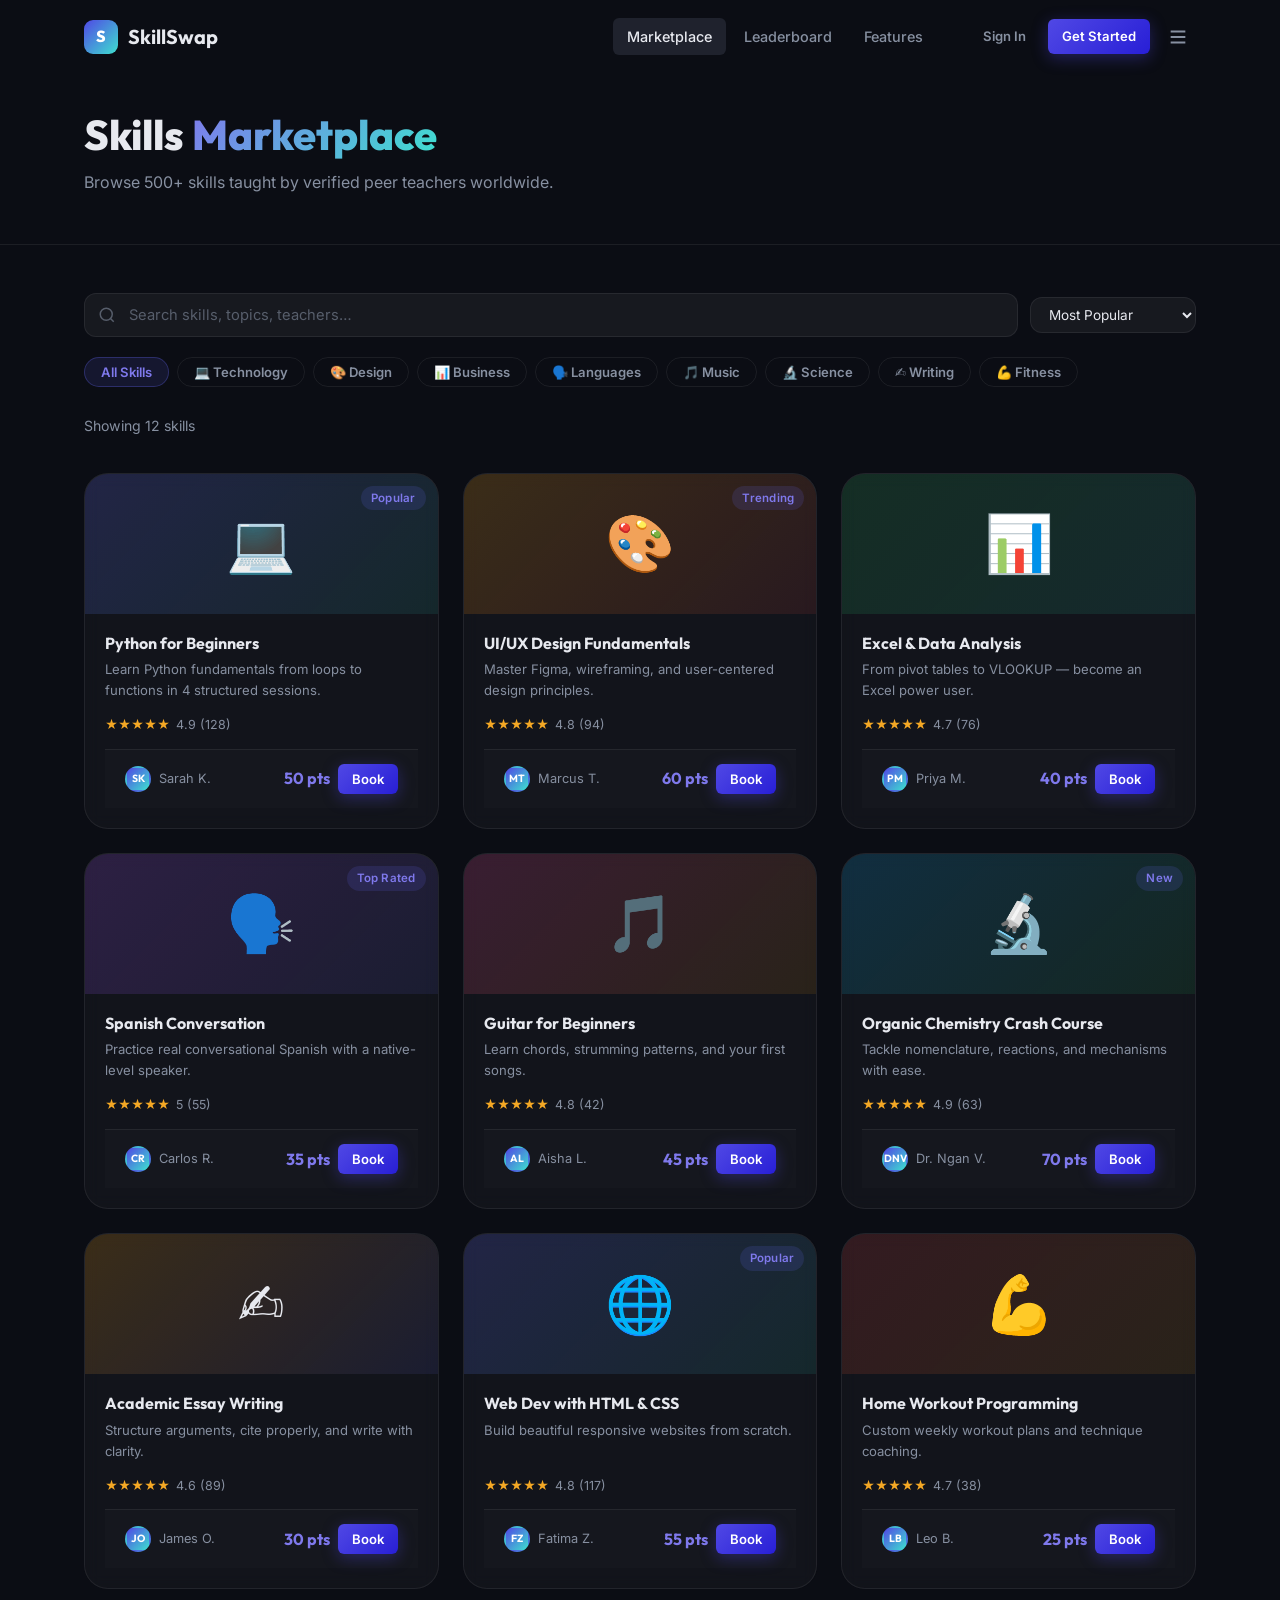
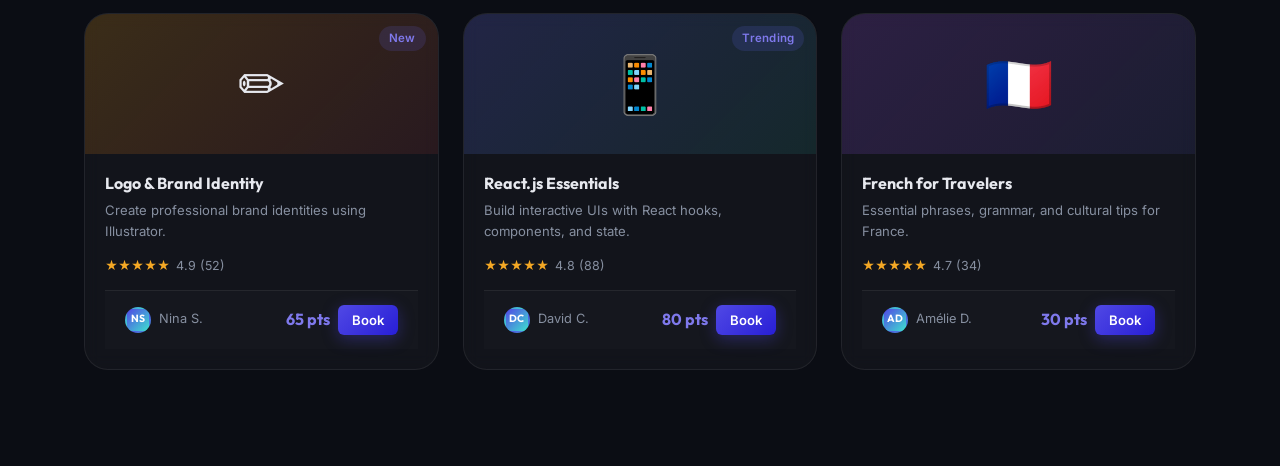
<file: marketplace.html>
<!DOCTYPE html>
<html lang="en">
<head>
  <meta charset="UTF-8" />
  <meta name="viewport" content="width=device-width, initial-scale=1.0" />
  <title>Skills Marketplace — SkillSwap Campus</title>
  <meta name="description" content="Browse and book peer-taught skill sessions on SkillSwap Campus." />
  <link rel="stylesheet" href="css/styles.css" />
  <style>
    .filter-chips { display: flex; flex-wrap: wrap; gap: 8px; margin-bottom: 28px; }
    .chip {
      padding: 6px 16px;
      border-radius: var(--radius-full);
      font-size: 0.82rem; font-weight: 600;
      border: 1px solid var(--color-border);
      color: var(--color-text-muted);
      cursor: pointer;
      transition: all var(--transition);
      background: none;
    }
    .chip:hover, .chip.active {
      background: rgba(99,102,241,0.12);
      border-color: rgba(99,102,241,0.3);
      color: var(--color-primary-light);
    }
    .skill-card {
      background: rgba(255,255,255,0.03);
      border: 1px solid var(--color-border);
      border-radius: var(--radius-xl);
      overflow: hidden;
      transition: all var(--transition-md);
      backdrop-filter: blur(8px);
      display: flex; flex-direction: column;
    }
    .skill-card:hover { border-color: var(--color-border-hover); transform: translateY(-4px); box-shadow: var(--shadow-lg); }
    .skill-card-thumb {
      height: 140px;
      display: flex; align-items: center; justify-content: center;
      font-size: 3.5rem;
      position: relative; overflow: hidden;
    }
    .skill-card-body { padding: 20px; flex: 1; display: flex; flex-direction: column; }
    .skill-card-body h3 { font-size: 1rem; margin-bottom: 6px; }
    .skill-card-body p { font-size: 0.82rem; flex: 1; margin-bottom: 14px; }
    .skill-card-footer { display: flex; align-items: center; justify-content: space-between; margin-top: auto; }
    .skill-teacher { display: flex; align-items: center; gap: 8px; font-size: 0.8rem; color: var(--color-text-muted); }
    .skill-teacher .avatar { width: 26px; height: 26px; font-size: 0.65rem; }
    .skill-price { font-family: var(--font-display); font-size: 1rem; font-weight: 700; color: var(--color-primary-light); }
    .results-meta { color: var(--color-text-muted); font-size: 0.88rem; margin-bottom: 16px; }
    .sort-bar { display: flex; align-items: center; gap: 12px; }
    .sort-bar select {
      padding: 8px 14px;
      background: rgba(255,255,255,0.05);
      border: 1px solid var(--color-border);
      border-radius: var(--radius-md);
      color: var(--color-text);
      font-family: var(--font-sans);
      font-size: 0.85rem;
      outline: none;
    }
    .sort-bar select option { background: var(--color-surface); }
  </style>
</head>
<body>
<canvas id="bg-canvas" class="bg-canvas-wrap"></canvas>

<div class="page-shell">
  <nav class="navbar">
    <div class="container">
      <a href="index.html" class="brand"><span class="brand-mark">S</span> SkillSwap</a>
      <div class="nav-links">
        <a href="marketplace.html" class="nav-link active">Marketplace</a>
        <a href="leaderboard.html" class="nav-link">Leaderboard</a>
        <a href="index.html#features" class="nav-link">Features</a>
      </div>
      <div class="nav-actions">
        <div data-nav="guest" class="flex gap-2">
          <a href="login.html" class="btn btn-ghost btn-sm">Sign In</a>
          <a href="register.html" class="btn btn-primary btn-sm">Get Started</a>
        </div>
        <div data-nav="user" class="flex items-center gap-3 hidden">
          <a href="dashboard.html" class="btn btn-outline btn-sm">Dashboard</a>
          <a href="profile.html" class="avatar" data-user-avatar></a>
        </div>
        <button class="nav-toggle icon-btn" aria-label="Menu">
          <svg viewBox="0 0 24 24" fill="none" stroke="currentColor" stroke-width="2"><path d="M4 6h16M4 12h16M4 18h16"/></svg>
        </button>
      </div>
    </div>
  </nav>
  <div id="mobile-nav" class="mobile-nav">
    <a href="marketplace.html" class="nav-link active">Marketplace</a>
    <a href="leaderboard.html" class="nav-link">Leaderboard</a>
    <a href="index.html#features" class="nav-link">Features</a>
  </div>

  <div class="page-header">
    <div class="container">
      <h1>Skills <span class="text-gradient">Marketplace</span></h1>
      <p>Browse 500+ skills taught by verified peer teachers worldwide.</p>
    </div>
  </div>

  <div class="section" style="padding-top:0;">
    <div class="container">

      <!-- Search + sort -->
      <div class="search-bar" style="margin-bottom:20px;">
        <div class="search-wrap">
          <svg style="position:absolute;left:14px;top:50%;transform:translateY(-50%);width:18px;height:18px;color:var(--color-text-faint);pointer-events:none;" viewBox="0 0 24 24" fill="none" stroke="currentColor" stroke-width="2"><circle cx="11" cy="11" r="8"/><path d="m21 21-4.35-4.35"/></svg>
          <input type="search" id="search-input" placeholder="Search skills, topics, teachers…" />
        </div>
        <div class="sort-bar">
          <select id="sort-select">
            <option value="popular">Most Popular</option>
            <option value="newest">Newest</option>
            <option value="rating">Top Rated</option>
            <option value="price-asc">Points: Low→High</option>
            <option value="price-desc">Points: High→Low</option>
          </select>
        </div>
      </div>

      <!-- Category chips -->
      <div class="filter-chips" id="filter-chips">
        <button class="chip active" data-cat="all">All Skills</button>
        <button class="chip" data-cat="tech">💻 Technology</button>
        <button class="chip" data-cat="design">🎨 Design</button>
        <button class="chip" data-cat="business">📊 Business</button>
        <button class="chip" data-cat="language">🗣️ Languages</button>
        <button class="chip" data-cat="music">🎵 Music</button>
        <button class="chip" data-cat="science">🔬 Science</button>
        <button class="chip" data-cat="writing">✍️ Writing</button>
        <button class="chip" data-cat="fitness">💪 Fitness</button>
      </div>

      <div class="row-between" style="margin-bottom:20px;">
        <p class="results-meta" id="results-meta">Showing 12 skills</p>
      </div>

      <!-- Skills grid -->
      <div class="grid-3" id="skills-grid"></div>
    </div>
  </div>
</div>

<!-- Book Modal -->
<div id="book-modal" style="display:none; position:fixed; inset:0; background:rgba(0,0,0,0.7); backdrop-filter:blur(8px); z-index:var(--z-modal); align-items:center; justify-content:center; padding:24px;">
  <div style="background:var(--color-surface); border:1px solid var(--color-border); border-radius:var(--radius-xl); padding:36px; max-width:440px; width:100%; position:relative;">
    <button onclick="closeModal()" style="position:absolute;top:16px;right:16px;background:none;border:none;color:var(--color-text-muted);cursor:pointer;font-size:1.4rem;">✕</button>
    <h3 id="modal-title" style="margin-bottom:8px;">Book Session</h3>
    <p id="modal-desc" style="font-size:0.85rem; margin-bottom:24px;"></p>
    <div class="field">
      <label>Preferred Date</label>
      <div class="input-wrap no-icon"><input type="date" id="modal-date" /></div>
    </div>
    <div class="field">
      <label>Preferred Time</label>
      <div class="input-wrap no-icon"><input type="time" id="modal-time" value="14:00" /></div>
    </div>
    <div class="field">
      <label>Message to Teacher (optional)</label>
      <div class="input-wrap no-icon"><textarea placeholder="Hi! I'm interested because…" style="min-height:80px;"></textarea></div>
    </div>
    <button class="btn btn-primary btn-block" onclick="confirmBook()">
      Confirm Booking
      <svg viewBox="0 0 24 24" fill="none" stroke="currentColor" stroke-width="2" width="16" height="16"><path d="M5 12h14M12 5l7 7-7 7"/></svg>
    </button>
  </div>
</div>

<script src="js/background.js"></script>
<script src="js/app.js"></script>
<script>
const SKILLS = [
  { id:1, cat:'tech', emoji:'💻', title:'Python for Beginners', desc:'Learn Python fundamentals from loops to functions in 4 structured sessions.', teacher:'Sarah K.', rating:4.9, reviews:128, points:50, tag:'Popular' },
  { id:2, cat:'design', emoji:'🎨', title:'UI/UX Design Fundamentals', desc:'Master Figma, wireframing, and user-centered design principles.', teacher:'Marcus T.', rating:4.8, reviews:94, points:60, tag:'Trending' },
  { id:3, cat:'business', emoji:'📊', title:'Excel & Data Analysis', desc:'From pivot tables to VLOOKUP — become an Excel power user.', teacher:'Priya M.', rating:4.7, reviews:76, points:40, tag:'' },
  { id:4, cat:'language', emoji:'🗣️', title:'Spanish Conversation', desc:'Practice real conversational Spanish with a native-level speaker.', teacher:'Carlos R.', rating:5.0, reviews:55, points:35, tag:'Top Rated' },
  { id:5, cat:'music', emoji:'🎵', title:'Guitar for Beginners', desc:'Learn chords, strumming patterns, and your first songs.', teacher:'Aisha L.', rating:4.8, reviews:42, points:45, tag:'' },
  { id:6, cat:'science', emoji:'🔬', title:'Organic Chemistry Crash Course', desc:'Tackle nomenclature, reactions, and mechanisms with ease.', teacher:'Dr. Ngan V.', rating:4.9, reviews:63, points:70, tag:'New' },
  { id:7, cat:'writing', emoji:'✍️', title:'Academic Essay Writing', desc:'Structure arguments, cite properly, and write with clarity.', teacher:'James O.', rating:4.6, reviews:89, points:30, tag:'' },
  { id:8, cat:'tech', emoji:'🌐', title:'Web Dev with HTML & CSS', desc:'Build beautiful responsive websites from scratch.', teacher:'Fatima Z.', rating:4.8, reviews:117, points:55, tag:'Popular' },
  { id:9, cat:'fitness', emoji:'💪', title:'Home Workout Programming', desc:'Custom weekly workout plans and technique coaching.', teacher:'Leo B.', rating:4.7, reviews:38, points:25, tag:'' },
  { id:10, cat:'design', emoji:'✏️', title:'Logo & Brand Identity', desc:'Create professional brand identities using Illustrator.', teacher:'Nina S.', rating:4.9, reviews:52, points:65, tag:'New' },
  { id:11, cat:'tech', emoji:'📱', title:'React.js Essentials', desc:'Build interactive UIs with React hooks, components, and state.', teacher:'David C.', rating:4.8, reviews:88, points:80, tag:'Trending' },
  { id:12, cat:'language', emoji:'🇫🇷', title:'French for Travelers', desc:'Essential phrases, grammar, and cultural tips for France.', teacher:'Amélie D.', rating:4.7, reviews:34, points:30, tag:'' },
];

let filtered = [...SKILLS];
let activeCat = 'all';
let searchTerm = '';

function renderSkills() {
  const grid = document.getElementById('skills-grid');
  const meta = document.getElementById('results-meta');
  meta.textContent = `Showing ${filtered.length} skill${filtered.length !== 1 ? 's' : ''}`;

  if (filtered.length === 0) {
    grid.innerHTML = `<div style="grid-column:1/-1; text-align:center; padding:60px 0; color:var(--color-text-muted);">
      <div style="font-size:3rem; margin-bottom:16px;">🔍</div>
      <p>No skills found. Try a different search.</p>
    </div>`;
    return;
  }

  grid.innerHTML = filtered.map(s => {
    const gradients = {
      tech: 'linear-gradient(135deg,rgba(99,102,241,0.2),rgba(45,212,191,0.1))',
      design: 'linear-gradient(135deg,rgba(245,158,11,0.18),rgba(239,68,68,0.1))',
      business: 'linear-gradient(135deg,rgba(34,197,94,0.15),rgba(45,212,191,0.1))',
      language: 'linear-gradient(135deg,rgba(168,85,247,0.18),rgba(99,102,241,0.1))',
      music: 'linear-gradient(135deg,rgba(236,72,153,0.18),rgba(245,158,11,0.1))',
      science: 'linear-gradient(135deg,rgba(14,165,233,0.18),rgba(34,197,94,0.1))',
      writing: 'linear-gradient(135deg,rgba(245,158,11,0.18),rgba(99,102,241,0.1))',
      fitness: 'linear-gradient(135deg,rgba(239,68,68,0.15),rgba(245,158,11,0.1))',
    };
    const bg = gradients[s.cat] || gradients.tech;
    const stars = '★'.repeat(Math.round(s.rating)) + '☆'.repeat(5 - Math.round(s.rating));
    return `
      <div class="skill-card reveal" id="skill-${s.id}">
        <div class="skill-card-thumb" style="background:${bg};">
          ${s.emoji}
          ${s.tag ? `<span class="badge badge-primary" style="position:absolute;top:12px;right:12px;">${s.tag}</span>` : ''}
        </div>
        <div class="skill-card-body">
          <h3>${s.title}</h3>
          <p>${s.desc}</p>
          <div style="display:flex;align-items:center;gap:6px;font-size:0.78rem;color:var(--color-accent);margin-bottom:14px;">
            <span>${stars}</span>
            <span style="color:var(--color-text-muted);">${s.rating} (${s.reviews})</span>
          </div>
          <div class="skill-card-footer">
            <div class="skill-teacher">
              <div class="avatar avatar-sm">${s.teacher.split(' ').map(n=>n[0]).join('').toUpperCase()}</div>
              ${s.teacher}
            </div>
            <div style="display:flex;align-items:center;gap:8px;">
              <span class="skill-price">${s.points} pts</span>
              <button class="btn btn-primary btn-sm" onclick="openModal(${s.id})">Book</button>
            </div>
          </div>
        </div>
      </div>`;
  }).join('');

  // Re-observe reveals
  document.querySelectorAll('.reveal:not(.revealed)').forEach(el => {
    el.classList.add('revealed');
  });
}

function applyFilters() {
  filtered = SKILLS.filter(s => {
    const matchCat = activeCat === 'all' || s.cat === activeCat;
    const matchSearch = !searchTerm || s.title.toLowerCase().includes(searchTerm) || s.desc.toLowerCase().includes(searchTerm) || s.teacher.toLowerCase().includes(searchTerm);
    return matchCat && matchSearch;
  });
  const sort = document.getElementById('sort-select').value;
  if (sort === 'rating') filtered.sort((a,b) => b.rating - a.rating);
  else if (sort === 'price-asc') filtered.sort((a,b) => a.points - b.points);
  else if (sort === 'price-desc') filtered.sort((a,b) => b.points - a.points);
  else if (sort === 'newest') filtered.sort((a,b) => b.id - a.id);
  renderSkills();
}

// Category filter
document.getElementById('filter-chips').addEventListener('click', e => {
  const chip = e.target.closest('.chip');
  if (!chip) return;
  document.querySelectorAll('.chip').forEach(c => c.classList.remove('active'));
  chip.classList.add('active');
  activeCat = chip.dataset.cat;
  applyFilters();
});

// Search
let searchTimer;
document.getElementById('search-input').addEventListener('input', e => {
  clearTimeout(searchTimer);
  searchTimer = setTimeout(() => {
    searchTerm = e.target.value.trim().toLowerCase();
    applyFilters();
  }, 250);
});

// Sort
document.getElementById('sort-select').addEventListener('change', applyFilters);

// Modal
let currentSkillId = null;
function openModal(id) {
  const user = Auth.getUser();
  if (!user) { Toast.show('Please sign in to book a session.', 'warning'); setTimeout(() => window.location.href='login.html', 1200); return; }
  currentSkillId = id;
  const skill = SKILLS.find(s => s.id === id);
  document.getElementById('modal-title').textContent = 'Book: ' + skill.title;
  document.getElementById('modal-desc').textContent = skill.desc + ' — ' + skill.points + ' pts';
  const today = new Date(); today.setDate(today.getDate()+1);
  document.getElementById('modal-date').value = today.toISOString().split('T')[0];
  document.getElementById('book-modal').style.display = 'flex';
}
function closeModal() { document.getElementById('book-modal').style.display = 'none'; }
function confirmBook() {
  const skill = SKILLS.find(s => s.id === currentSkillId);
  Toast.show('Session booked for ' + skill.title + '! 🎉', 'success');
  closeModal();
  const user = Auth.getUser();
  if (user) {
    user.sessionsCompleted = (user.sessionsCompleted||0) + 1;
    user.points = (user.points||0) + Math.floor(skill.points * 0.5);
    Auth.setUser(user);
  }
}
document.getElementById('book-modal').addEventListener('click', e => { if (e.target === document.getElementById('book-modal')) closeModal(); });

// Init
applyFilters();
</script>
</body>
</html>
</file>
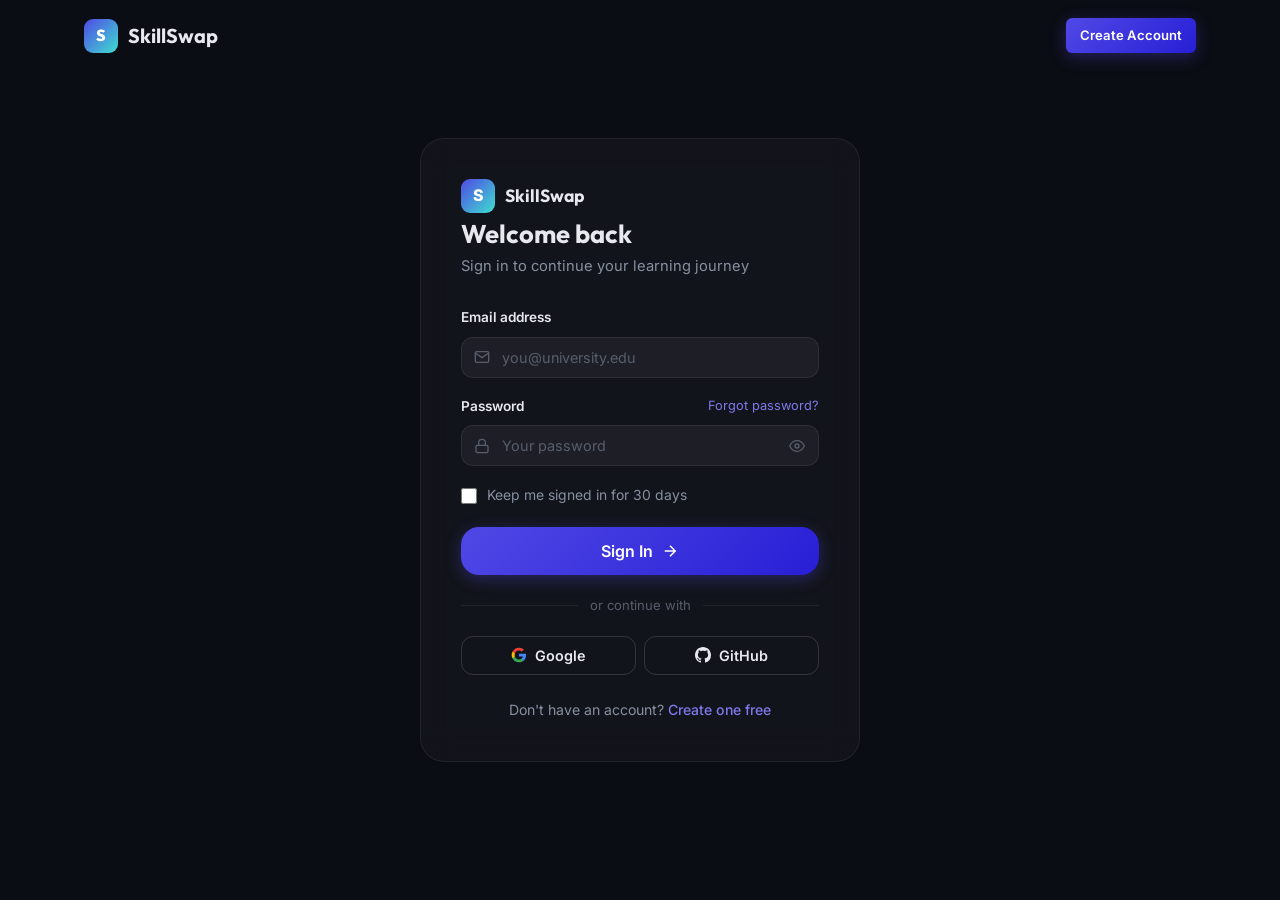
<file: profile.html>
<!DOCTYPE html>
<html lang="en">
<head>
  <meta charset="UTF-8" />
  <meta name="viewport" content="width=device-width, initial-scale=1.0" />
  <title>My Profile — SkillSwap Campus</title>
  <meta name="description" content="Your SkillSwap Campus profile — skills, reviews, and teaching portfolio." />
  <link rel="stylesheet" href="css/styles.css" />
  <style>
    .profile-shell { padding-top: 90px; padding-bottom: 80px; }
    .profile-header-card {
      background: linear-gradient(135deg, rgba(99,102,241,0.1), rgba(45,212,191,0.06));
      border: 1px solid rgba(99,102,241,0.2);
      border-radius: var(--radius-xl);
      padding: 40px;
      margin-bottom: 32px;
      position: relative;
      overflow: hidden;
    }
    .profile-header-card::before {
      content: '';
      position: absolute;
      top: -60px; right: -60px;
      width: 300px; height: 300px;
      background: radial-gradient(circle, rgba(99,102,241,0.08) 0%, transparent 70%);
    }
    .profile-top { display: flex; gap: 28px; align-items: flex-start; flex-wrap: wrap; }
    .profile-meta { flex: 1; min-width: 200px; }
    .profile-name { font-size: clamp(1.4rem,3vw,2rem); margin-bottom: 6px; }
    .profile-bio { font-size: 0.9rem; margin-bottom: 16px; }
    .profile-tags { display: flex; flex-wrap: wrap; gap: 8px; margin-bottom: 20px; }
    .profile-stats { display: flex; gap: 32px; flex-wrap: wrap; }
    .profile-stat { text-align: center; }
    .profile-stat-value { font-family: var(--font-display); font-size: 1.5rem; font-weight: 800; color: var(--color-text); }
    .profile-stat-label { font-size: 0.75rem; color: var(--color-text-muted); }
    .profile-grid { display: grid; grid-template-columns: 1fr 320px; gap: 28px; align-items: start; }
    .profile-section { margin-bottom: 32px; }
    .profile-section h3 { font-size: 1rem; margin-bottom: 16px; padding-bottom: 10px; border-bottom: 1px solid var(--color-border); }
    .skill-pill {
      display: inline-flex; align-items: center; gap: 8px;
      padding: 8px 16px;
      background: rgba(255,255,255,0.03);
      border: 1px solid var(--color-border);
      border-radius: var(--radius-full);
      font-size: 0.82rem; font-weight: 500;
      margin: 0 6px 6px 0;
      transition: all var(--transition);
    }
    .skill-pill:hover { border-color: var(--color-primary-light); background: rgba(99,102,241,0.08); }
    .review-card { background: rgba(255,255,255,0.03); border: 1px solid var(--color-border); border-radius: var(--radius-lg); padding: 20px; margin-bottom: 14px; }
    .review-header { display: flex; align-items: center; gap: 12px; margin-bottom: 10px; }
    .review-text { font-size: 0.88rem; line-height: 1.6; }
    .review-skill { font-size: 0.75rem; color: var(--color-text-muted); margin-top: 8px; }
    /* Edit form */
    .edit-toggle { cursor: pointer; }
    @media (max-width: 900px) { .profile-grid { grid-template-columns: 1fr; } }
  </style>
</head>
<body>
<canvas id="bg-canvas" class="bg-canvas-wrap"></canvas>

<div class="page-shell">
  <nav class="navbar scrolled">
    <div class="container">
      <a href="index.html" class="brand"><span class="brand-mark">S</span> SkillSwap</a>
      <div class="nav-links">
        <a href="marketplace.html" class="nav-link">Marketplace</a>
        <a href="leaderboard.html" class="nav-link">Leaderboard</a>
      </div>
      <div class="nav-actions">
        <div data-nav="user" class="flex items-center gap-3">
          <a href="dashboard.html" class="btn btn-outline btn-sm">Dashboard</a>
          <a href="profile.html" class="avatar" data-user-avatar></a>
        </div>
        <div data-nav="guest" class="flex gap-2 hidden">
          <a href="login.html" class="btn btn-ghost btn-sm">Sign In</a>
        </div>
      </div>
    </div>
  </nav>

  <div class="profile-shell">
    <div class="container">

      <!-- Profile header -->
      <div class="profile-header-card reveal">
        <div class="profile-top">
          <div class="avatar avatar-xl" id="profile-avatar" style="flex-shrink:0;">JS</div>
          <div class="profile-meta">
            <div style="display:flex;align-items:center;gap:12px;margin-bottom:6px;">
              <h1 class="profile-name" id="profile-name">Loading…</h1>
              <span class="badge badge-primary" id="profile-role-badge">Learner</span>
            </div>
            <p class="profile-bio" id="profile-bio">Passionate about learning and sharing knowledge. Always looking to grow! 🚀</p>
            <div class="profile-tags" id="profile-tags">
              <span class="badge badge-secondary">Python</span>
              <span class="badge badge-secondary">Design</span>
              <span class="badge badge-secondary">Spanish</span>
            </div>
            <div style="display:flex;gap:12px;">
              <button class="btn btn-primary btn-sm" onclick="openEditModal()">
                <svg viewBox="0 0 24 24" fill="none" stroke="currentColor" stroke-width="2" width="14" height="14"><path d="M11 4H4a2 2 0 0 0-2 2v14a2 2 0 0 0 2 2h14a2 2 0 0 0 2-2v-7"/><path d="M18.5 2.5a2.121 2.121 0 0 1 3 3L12 15l-4 1 1-4 9.5-9.5z"/></svg>
                Edit Profile
              </button>
              <button class="btn btn-outline btn-sm" onclick="Toast.show('Profile link copied!','success')">Share Profile</button>
            </div>
          </div>
          <div class="profile-stats">
            <div class="profile-stat">
              <div class="profile-stat-value" id="ps-points">0</div>
              <div class="profile-stat-label">Points</div>
            </div>
            <div class="profile-stat">
              <div class="profile-stat-value" id="ps-sessions">0</div>
              <div class="profile-stat-label">Sessions</div>
            </div>
            <div class="profile-stat">
              <div class="profile-stat-value" id="ps-taught">0</div>
              <div class="profile-stat-label">Taught</div>
            </div>
            <div class="profile-stat">
              <div class="profile-stat-value">4.9 ★</div>
              <div class="profile-stat-label">Rating</div>
            </div>
          </div>
        </div>
      </div>

      <div class="profile-grid">
        <!-- Left -->
        <div>
          <!-- Skills I Teach -->
          <div class="profile-section reveal">
            <h3>Skills I Teach</h3>
            <div id="teach-skills">
              <span class="skill-pill">💻 Python Basics</span>
              <span class="skill-pill">🌐 Web Development</span>
              <span class="skill-pill">📊 Data Analysis</span>
              <button class="btn btn-outline btn-sm" style="margin-top:6px;" onclick="Toast.show('Skill management coming soon!','info')">+ Add Skill</button>
            </div>
          </div>

          <!-- Skills I'm Learning -->
          <div class="profile-section reveal">
            <h3>Skills I'm Learning</h3>
            <div id="learn-skills">
              <span class="skill-pill">🎨 UI/UX Design</span>
              <span class="skill-pill">🗣️ Spanish</span>
              <span class="skill-pill">🎵 Guitar</span>
              <a href="marketplace.html" class="btn btn-outline btn-sm" style="margin-top:6px;">+ Explore Marketplace</a>
            </div>
          </div>

          <!-- Reviews -->
          <div class="profile-section reveal">
            <h3>Reviews Received (3)</h3>
            <div class="review-card">
              <div class="review-header">
                <div class="avatar avatar-sm">MP</div>
                <div>
                  <div style="font-size:0.88rem;font-weight:600;">Marcus P.</div>
                  <div class="stars" style="font-size:0.75rem;">★★★★★</div>
                </div>
              </div>
              <p class="review-text">Incredible teacher! Explained Python concepts in a way that finally clicked for me. Highly recommended!</p>
              <p class="review-skill">Python Basics · 2 days ago</p>
            </div>
            <div class="review-card">
              <div class="review-header">
                <div class="avatar avatar-sm">AK</div>
                <div>
                  <div style="font-size:0.88rem;font-weight:600;">Aisha K.</div>
                  <div class="stars" style="font-size:0.75rem;">★★★★★</div>
                </div>
              </div>
              <p class="review-text">Super patient and knowledgeable. Made web dev feel approachable. Will definitely book again!</p>
              <p class="review-skill">Web Development · 1 week ago</p>
            </div>
            <div class="review-card">
              <div class="review-header">
                <div class="avatar avatar-sm">JL</div>
                <div>
                  <div style="font-size:0.88rem;font-weight:600;">James L.</div>
                  <div class="stars" style="font-size:0.75rem;">★★★★☆</div>
                </div>
              </div>
              <p class="review-text">Good session on data analysis. Would have liked a bit more examples but overall very helpful.</p>
              <p class="review-skill">Data Analysis · 2 weeks ago</p>
            </div>
          </div>
        </div>

        <!-- Right sidebar -->
        <div>
          <!-- Achievements -->
          <div class="card reveal" style="margin-bottom:20px;">
            <h4>Achievements</h4>
            <div style="display:flex;flex-wrap:wrap;gap:10px;margin-top:8px;">
              <div title="First Session" style="font-size:1.8rem; cursor:default;">🌟</div>
              <div title="3-Day Streak" style="font-size:1.8rem; cursor:default;">🔥</div>
              <div title="First Review" style="font-size:1.8rem; cursor:default;">⭐</div>
              <div title="Early Adopter" style="font-size:1.8rem; cursor:default;">🚀</div>
              <div title="Top 100" style="font-size:1.8rem; filter:grayscale(1); opacity:0.4; cursor:default;" title="Locked">🏆</div>
              <div title="5 Skills" style="font-size:1.8rem; filter:grayscale(1); opacity:0.4; cursor:default;">📚</div>
            </div>
          </div>

          <!-- Joined info -->
          <div class="card reveal" style="margin-bottom:20px;">
            <h4>Member Info</h4>
            <div style="display:flex;flex-direction:column;gap:12px;margin-top:8px;font-size:0.85rem;">
              <div class="row-between">
                <span style="color:var(--color-text-muted);">Joined</span>
                <span id="joined-date">—</span>
              </div>
              <div class="row-between">
                <span style="color:var(--color-text-muted);">Role</span>
                <span id="member-role">Learner</span>
              </div>
              <div class="row-between">
                <span style="color:var(--color-text-muted);">Level</span>
                <span id="member-level" class="badge badge-primary">Level 1</span>
              </div>
            </div>
          </div>

          <!-- Danger zone -->
          <div class="card reveal" style="border-color:rgba(239,68,68,0.15);">
            <h4 style="color:var(--color-error);">Account</h4>
            <button class="btn btn-outline btn-sm btn-block" style="margin-bottom:8px; border-color:rgba(239,68,68,0.25); color:var(--color-error);" onclick="if(confirm('Sign out?')) Auth.logout();">Sign Out</button>
          </div>
        </div>
      </div>

    </div>
  </div>
</div>

<!-- Edit Profile Modal -->
<div id="edit-modal" style="display:none; position:fixed; inset:0; background:rgba(0,0,0,0.7); backdrop-filter:blur(8px); z-index:var(--z-modal); align-items:center; justify-content:center; padding:24px;">
  <div style="background:var(--color-surface); border:1px solid var(--color-border); border-radius:var(--radius-xl); padding:36px; max-width:480px; width:100%; position:relative; max-height:90vh; overflow-y:auto;">
    <button onclick="closeEditModal()" style="position:absolute;top:16px;right:16px;background:none;border:none;color:var(--color-text-muted);cursor:pointer;font-size:1.4rem;">✕</button>
    <h3 style="margin-bottom:20px;">Edit Profile</h3>
    <div class="field">
      <label for="edit-name">Full Name</label>
      <div class="input-wrap no-icon"><input type="text" id="edit-name" /></div>
    </div>
    <div class="field">
      <label for="edit-bio">Bio</label>
      <div class="input-wrap no-icon"><textarea id="edit-bio" style="min-height:80px;"></textarea></div>
    </div>
    <div class="field">
      <label for="edit-skills">Skills (comma separated)</label>
      <div class="input-wrap no-icon"><input type="text" id="edit-skills" placeholder="Python, Design, Spanish" /></div>
    </div>
    <button class="btn btn-primary btn-block" onclick="saveProfile()">Save Changes</button>
  </div>
</div>

<script src="js/background.js"></script>
<script src="js/app.js"></script>
<script>
  document.addEventListener('DOMContentLoaded', () => {
    const user = Auth.getUser();
    if (!user) { window.location.href = 'login.html'; return; }

    const initials = getInitials(user.name || user.email || 'U');
    document.getElementById('profile-avatar').textContent = initials;
    document.getElementById('profile-name').textContent = user.name || 'Student';
    document.getElementById('profile-role-badge').textContent = user.role === 'teacher' ? 'Teacher' : user.role === 'both' ? 'Learner & Teacher' : 'Learner';
    document.getElementById('ps-points').textContent = (user.points || 0).toLocaleString();
    document.getElementById('ps-sessions').textContent = user.sessionsCompleted || 0;
    document.getElementById('ps-taught').textContent = user.skillsTaught || 0;
    document.getElementById('member-role').textContent = user.role === 'teacher' ? 'Teacher' : user.role === 'both' ? 'Both' : 'Learner';

    const pts = user.points || 0;
    document.getElementById('member-level').textContent = 'Level ' + (Math.floor(pts / 500) + 1);

    if (user.joinedAt) {
      const d = new Date(user.joinedAt);
      document.getElementById('joined-date').textContent = d.toLocaleDateString('en-US', { year:'numeric', month:'short', day:'numeric' });
    }

    // Edit modal prefill
    document.getElementById('edit-name').value = user.name || '';
    document.getElementById('edit-bio').value = user.bio || '';
    document.getElementById('edit-skills').value = (user.tags || ['Python','Design','Spanish']).join(', ');
  });

  function openEditModal() {
    document.getElementById('edit-modal').style.display = 'flex';
  }
  function closeEditModal() {
    document.getElementById('edit-modal').style.display = 'none';
  }
  function saveProfile() {
    const user = Auth.getUser();
    if (!user) return;
    user.name = document.getElementById('edit-name').value.trim() || user.name;
    user.bio = document.getElementById('edit-bio').value.trim();
    user.tags = document.getElementById('edit-skills').value.split(',').map(s => s.trim()).filter(Boolean);
    Auth.setUser(user);
    Toast.show('Profile updated! ✅', 'success');
    closeEditModal();
    location.reload();
  }
  document.getElementById('edit-modal').addEventListener('click', e => {
    if (e.target === document.getElementById('edit-modal')) closeEditModal();
  });
</script>
</body>
</html>
</file>
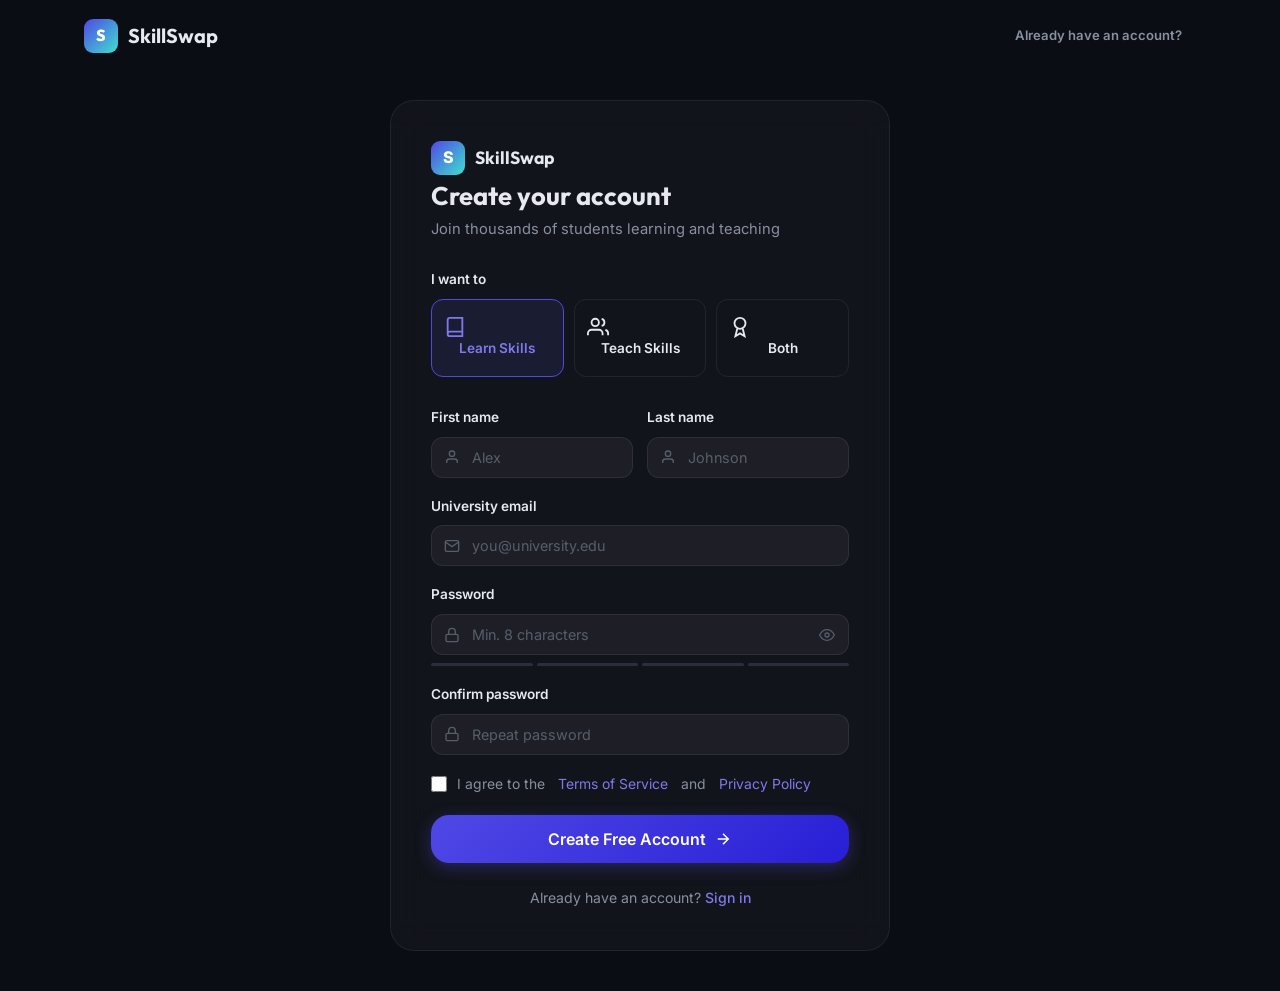
<file: register.html>
<!DOCTYPE html>
<html lang="en">
<head>
  <meta charset="UTF-8" />
  <meta name="viewport" content="width=device-width, initial-scale=1.0" />
  <title>Create Account — SkillSwap Campus</title>
  <meta name="description" content="Join SkillSwap Campus for free. Start learning and teaching peer skills today." />
  <link rel="stylesheet" href="css/styles.css" />
</head>
<body>
<canvas id="bg-canvas" class="bg-canvas-wrap"></canvas>

<div class="page-shell">
  <nav class="navbar scrolled">
    <div class="container">
      <a href="index.html" class="brand">
        <span class="brand-mark">S</span> SkillSwap
      </a>
      <div class="nav-actions" style="margin-left:auto;">
        <a href="login.html" class="btn btn-ghost btn-sm">Already have an account?</a>
      </div>
    </div>
  </nav>

  <div class="auth-shell" style="padding: 100px 24px 40px;">
    <div class="auth-card reveal" style="max-width:500px;">
      <div class="auth-logo">
        <span class="brand-mark">S</span>
        <span style="font-family:var(--font-display); font-weight:700; font-size:1.1rem;">SkillSwap</span>
      </div>
      <h2 style="margin-bottom:6px; font-size:1.6rem;">Create your account</h2>
      <p class="auth-subtitle">Join thousands of students learning and teaching</p>

      <div class="alert" id="reg-alert"></div>

      <form id="reg-form" novalidate>
        <!-- Role selector -->
        <div class="field" style="margin-bottom:22px;">
          <label>I want to</label>
          <div class="role-selector">
            <input type="radio" name="role" id="role-learner" class="role-option" value="learner" checked />
            <label for="role-learner" class="role-label">
              <svg viewBox="0 0 24 24" fill="none" stroke="currentColor" stroke-width="2"><path d="M4 19.5A2.5 2.5 0 0 1 6.5 17H20M4 4.5A2.5 2.5 0 0 1 6.5 2H20v20H6.5A2.5 2.5 0 0 1 4 19.5v-15Z"/></svg>
              Learn Skills
            </label>
            <input type="radio" name="role" id="role-teacher" class="role-option" value="teacher" />
            <label for="role-teacher" class="role-label">
              <svg viewBox="0 0 24 24" fill="none" stroke="currentColor" stroke-width="2"><path d="M17 21v-2a4 4 0 0 0-4-4H5a4 4 0 0 0-4 4v2"/><circle cx="9" cy="7" r="4"/><path d="M23 21v-2a4 4 0 0 0-3-3.87M16 3.13a4 4 0 0 1 0 7.75"/></svg>
              Teach Skills
            </label>
            <input type="radio" name="role" id="role-both" class="role-option" value="both" />
            <label for="role-both" class="role-label">
              <svg viewBox="0 0 24 24" fill="none" stroke="currentColor" stroke-width="2"><circle cx="12" cy="8" r="6"/><path d="m9 14-2 8 5-3 5 3-2-8"/></svg>
              Both
            </label>
          </div>
        </div>

        <div class="grid-2" style="gap:14px;">
          <div class="field" id="field-fname">
            <label for="fname">First name</label>
            <div class="input-wrap">
              <svg class="icon-leading" viewBox="0 0 24 24" fill="none" stroke="currentColor" stroke-width="2"><path d="M20 21v-2a4 4 0 0 0-4-4H8a4 4 0 0 0-4 4v2"/><circle cx="12" cy="7" r="4"/></svg>
              <input type="text" id="fname" name="fname" placeholder="Alex" autocomplete="given-name" />
            </div>
            <span class="field-error">First name is required.</span>
          </div>
          <div class="field" id="field-lname">
            <label for="lname">Last name</label>
            <div class="input-wrap">
              <svg class="icon-leading" viewBox="0 0 24 24" fill="none" stroke="currentColor" stroke-width="2"><path d="M20 21v-2a4 4 0 0 0-4-4H8a4 4 0 0 0-4 4v2"/><circle cx="12" cy="7" r="4"/></svg>
              <input type="text" id="lname" name="lname" placeholder="Johnson" autocomplete="family-name" />
            </div>
            <span class="field-error">Last name is required.</span>
          </div>
        </div>

        <div class="field" id="field-email">
          <label for="email">University email</label>
          <div class="input-wrap">
            <svg class="icon-leading" viewBox="0 0 24 24" fill="none" stroke="currentColor" stroke-width="2"><path d="M4 4h16c1.1 0 2 .9 2 2v12c0 1.1-.9 2-2 2H4c-1.1 0-2-.9-2-2V6c0-1.1.9-2 2-2z"/><polyline points="22,6 12,13 2,6"/></svg>
            <input type="email" id="email" name="email" placeholder="you@university.edu" autocomplete="email" />
          </div>
          <span class="field-error">Enter a valid email address.</span>
        </div>

        <div class="field" id="field-password">
          <label for="password">Password</label>
          <div class="input-wrap">
            <svg class="icon-leading" viewBox="0 0 24 24" fill="none" stroke="currentColor" stroke-width="2"><rect x="3" y="11" width="18" height="11" rx="2" ry="2"/><path d="M7 11V7a5 5 0 0 1 10 0v4"/></svg>
            <input type="password" id="password" name="password" placeholder="Min. 8 characters" autocomplete="new-password" />
            <button type="button" class="toggle-visibility" aria-label="Show password">
              <svg viewBox="0 0 24 24" fill="none" stroke="currentColor" stroke-width="2"><path d="M1 12s4-8 11-8 11 8 11 8-4 8-11 8-11-8-11-8z"/><circle cx="12" cy="12" r="3"/></svg>
            </button>
          </div>
          <div class="password-strength" id="pw-strength">
            <div class="strength-bar">
              <div class="strength-segment" id="seg1"></div>
              <div class="strength-segment" id="seg2"></div>
              <div class="strength-segment" id="seg3"></div>
              <div class="strength-segment" id="seg4"></div>
            </div>
            <span class="strength-label" id="strength-label"></span>
          </div>
          <span class="field-error">Password must be at least 8 characters.</span>
        </div>

        <div class="field" id="field-confirm">
          <label for="confirm">Confirm password</label>
          <div class="input-wrap">
            <svg class="icon-leading" viewBox="0 0 24 24" fill="none" stroke="currentColor" stroke-width="2"><rect x="3" y="11" width="18" height="11" rx="2" ry="2"/><path d="M7 11V7a5 5 0 0 1 10 0v4"/></svg>
            <input type="password" id="confirm" name="confirm" placeholder="Repeat password" autocomplete="new-password" />
          </div>
          <span class="field-error">Passwords do not match.</span>
        </div>

        <label class="field-checkbox" style="margin-bottom:20px;" id="field-terms">
          <input type="checkbox" id="terms" name="terms" />
          I agree to the <a href="#" style="color:var(--color-primary-light); margin:0 3px;">Terms of Service</a> and <a href="#" style="color:var(--color-primary-light); margin:0 3px;">Privacy Policy</a>
        </label>

        <button type="submit" class="btn btn-primary btn-block btn-lg" id="reg-btn">
          Create Free Account
          <svg viewBox="0 0 24 24" fill="none" stroke="currentColor" stroke-width="2"><path d="M5 12h14M12 5l7 7-7 7"/></svg>
        </button>
      </form>

      <p class="auth-footer-text">
        Already have an account? <a href="login.html">Sign in</a>
      </p>
    </div>
  </div>
</div>

<script src="js/background.js"></script>
<script src="js/app.js"></script>
<script>
  // Password strength
  const pwInput = document.getElementById('password');
  const pwContainer = document.getElementById('pw-strength');
  initPasswordStrength(pwInput, pwContainer);

  // Register form
  const regForm = document.getElementById('reg-form');
  const regBtn = document.getElementById('reg-btn');

  regForm.addEventListener('submit', (e) => {
    e.preventDefault();
    Form.clearAll(regForm);

    const fname = document.getElementById('fname').value.trim();
    const lname = document.getElementById('lname').value.trim();
    const email = document.getElementById('email').value.trim();
    const password = document.getElementById('password').value;
    const confirm = document.getElementById('confirm').value;
    const terms = document.getElementById('terms').checked;
    const role = document.querySelector('input[name="role"]:checked')?.value || 'learner';

    const valid = Form.validate([
      { field: document.getElementById('field-fname'), value: fname, checks: [v => !v ? 'First name is required.' : null] },
      { field: document.getElementById('field-lname'), value: lname, checks: [v => !v ? 'Last name is required.' : null] },
      {
        field: document.getElementById('field-email'), value: email, checks: [
          v => !v ? 'Email is required.' : null,
          v => !/^[^\s@]+@[^\s@]+\.[^\s@]+$/.test(v) ? 'Enter a valid email.' : null,
        ]
      },
      {
        field: document.getElementById('field-password'), value: password, checks: [
          v => !v ? 'Password is required.' : null,
          v => v.length < 8 ? 'Password must be at least 8 characters.' : null,
        ]
      },
      {
        field: document.getElementById('field-confirm'), value: confirm, checks: [
          v => v !== password ? 'Passwords do not match.' : null,
        ]
      },
    ]);

    if (!terms) {
      Form.showAlert(regForm, 'Please accept the Terms of Service to continue.', 'error');
      return;
    }
    if (!valid) return;

    regBtn.disabled = true;
    regBtn.textContent = 'Creating account…';

    setTimeout(() => {
      Auth.setUser({
        name: fname + ' ' + lname,
        email,
        role,
        points: 0,
        sessionsCompleted: 0,
        skillsTaught: 0,
        joinedAt: new Date().toISOString(),
        badges: [],
      });
      Toast.show('Account created! Welcome to SkillSwap 🚀', 'success');
      setTimeout(() => window.location.href = 'dashboard.html', 900);
    }, 1400);
  });
</script>
</body>
</html>
</file>
<file: css/styles.css>
/* ============================================================
   SkillSwap Campus — Design System
   Dark glassmorphism · Indigo/Teal palette · Micro-animations
   ============================================================ */

@import url('https://fonts.googleapis.com/css2?family=Inter:wght@300;400;500;600;700&family=Outfit:wght@400;600;700;800;900&display=swap');

/* ── Tokens ─────────────────────────────────────────────────── */
:root {
  --color-primary:        hsl(243, 75%, 59%);
  --color-primary-light:  hsl(243, 75%, 70%);
  --color-primary-dark:   hsl(243, 75%, 48%);
  --color-primary-glow:   hsla(243, 75%, 59%, 0.35);

  --color-secondary:      hsl(174, 72%, 56%);
  --color-secondary-dark: hsl(174, 72%, 40%);
  --color-secondary-glow: hsla(174, 72%, 56%, 0.25);

  --color-accent:         hsl(38, 90%, 55%);
  --color-accent-glow:    hsla(38, 90%, 55%, 0.25);

  --color-success:        hsl(152, 68%, 45%);
  --color-error:          hsl(0, 72%, 60%);
  --color-warning:        hsl(38, 90%, 55%);

  --color-bg:             hsl(228, 28%, 6%);
  --color-bg-alt:         hsl(228, 24%, 9%);
  --color-surface:        hsl(228, 20%, 11%);
  --color-surface-2:      hsl(228, 18%, 15%);
  --color-surface-3:      hsl(228, 16%, 20%);

  --color-border:         rgba(255, 255, 255, 0.07);
  --color-border-hover:   rgba(255, 255, 255, 0.14);

  --color-text:           hsl(220, 20%, 92%);
  --color-text-muted:     hsl(220, 12%, 58%);
  --color-text-faint:     hsl(220, 10%, 38%);

  --font-sans:    'Inter', system-ui, -apple-system, sans-serif;
  --font-display: 'Outfit', system-ui, sans-serif;

  --radius-sm:   6px;
  --radius-md:   12px;
  --radius-lg:   18px;
  --radius-xl:   24px;
  --radius-full: 9999px;

  --shadow-sm:  0 2px 8px rgba(0,0,0,0.3);
  --shadow-md:  0 4px 20px rgba(0,0,0,0.4);
  --shadow-lg:  0 8px 40px rgba(0,0,0,0.5);
  --shadow-glow: 0 0 30px var(--color-primary-glow);

  --transition: 0.2s ease;
  --transition-md: 0.35s ease;

  --z-nav:     100;
  --z-modal:   200;
  --z-toast:   300;
  --z-canvas:  -1;
}

/* ── Reset ───────────────────────────────────────────────────── */
*, *::before, *::after { box-sizing: border-box; margin: 0; padding: 0; }

html { scroll-behavior: smooth; font-size: 16px; }

body {
  font-family: var(--font-sans);
  background: var(--color-bg);
  color: var(--color-text);
  line-height: 1.6;
  min-height: 100vh;
  overflow-x: hidden;
}

a { color: var(--color-primary-light); text-decoration: none; transition: color var(--transition); }
a:hover { color: var(--color-secondary); }

img, svg { display: block; }

ul { list-style: none; }

h1, h2, h3, h4, h5 {
  font-family: var(--font-display);
  font-weight: 700;
  line-height: 1.2;
  color: var(--color-text);
}

h1 { font-size: clamp(2.2rem, 5vw, 3.8rem); font-weight: 800; }
h2 { font-size: clamp(1.6rem, 3vw, 2.4rem); }
h3 { font-size: 1.15rem; }
h4 { font-size: 0.9rem; text-transform: uppercase; letter-spacing: 0.08em; color: var(--color-text-muted); margin-bottom: 14px; }

p { color: var(--color-text-muted); }

/* ── Canvas ──────────────────────────────────────────────────── */
.bg-canvas-wrap {
  position: fixed;
  inset: 0;
  width: 100%;
  height: 100%;
  z-index: var(--z-canvas);
  pointer-events: none;
}

/* ── Layout ──────────────────────────────────────────────────── */
.page-shell { position: relative; z-index: 1; }

.container {
  max-width: 1160px;
  margin: 0 auto;
  padding: 0 24px;
}

.section {
  padding: 96px 0;
}
.section-tight {
  padding: 72px 0;
}

.grid-2 { display: grid; grid-template-columns: repeat(2, 1fr); gap: 24px; }
.grid-3 { display: grid; grid-template-columns: repeat(3, 1fr); gap: 24px; }
.grid-4 { display: grid; grid-template-columns: repeat(4, 1fr); gap: 20px; }

.flex { display: flex; }
.flex-col { flex-direction: column; }
.items-center { align-items: center; }
.justify-between { justify-content: space-between; }
.gap-2 { gap: 8px; }
.gap-3 { gap: 12px; }
.gap-4 { gap: 16px; }

.hidden { display: none !important; }

.text-muted { color: var(--color-text-muted); }
.text-gradient {
  background: linear-gradient(135deg, var(--color-primary-light) 0%, var(--color-secondary) 100%);
  -webkit-background-clip: text;
  -webkit-text-fill-color: transparent;
  background-clip: text;
}

.row-between { display: flex; align-items: center; justify-content: space-between; }

/* ── Navbar ──────────────────────────────────────────────────── */
.navbar {
  position: fixed;
  top: 0;
  left: 0;
  right: 0;
  z-index: var(--z-nav);
  padding: 18px 0;
  transition: padding var(--transition-md), background var(--transition-md), border-color var(--transition-md);
  border-bottom: 1px solid transparent;
}

.navbar.scrolled {
  padding: 12px 0;
  background: rgba(14, 15, 24, 0.85);
  backdrop-filter: blur(20px);
  -webkit-backdrop-filter: blur(20px);
  border-color: var(--color-border);
}

.navbar .container {
  display: flex;
  align-items: center;
  gap: 32px;
}

.brand {
  display: inline-flex;
  align-items: center;
  gap: 10px;
  font-family: var(--font-display);
  font-size: 1.25rem;
  font-weight: 700;
  color: var(--color-text);
  text-decoration: none;
  flex-shrink: 0;
}
.brand:hover { color: var(--color-text); }

.brand-mark {
  display: inline-flex;
  align-items: center;
  justify-content: center;
  width: 34px;
  height: 34px;
  background: linear-gradient(135deg, var(--color-primary), var(--color-secondary));
  border-radius: 9px;
  color: #fff;
  font-weight: 800;
  font-size: 1rem;
  flex-shrink: 0;
}

.nav-links {
  display: flex;
  align-items: center;
  gap: 4px;
  margin-left: auto;
}

.nav-link {
  padding: 7px 14px;
  border-radius: var(--radius-sm);
  font-size: 0.9rem;
  font-weight: 500;
  color: var(--color-text-muted);
  transition: color var(--transition), background var(--transition);
}
.nav-link:hover, .nav-link.active {
  color: var(--color-text);
  background: var(--color-surface-2);
}

.nav-actions { display: flex; align-items: center; gap: 10px; flex-shrink: 0; }

.nav-toggle {
  display: none;
  background: none;
  border: none;
  cursor: pointer;
  color: var(--color-text);
  padding: 6px;
  border-radius: var(--radius-sm);
}
.nav-toggle svg { width: 22px; height: 22px; }
.nav-toggle:hover { background: var(--color-surface-2); }

/* Mobile nav */
.mobile-nav {
  display: none;
  position: fixed;
  top: 65px;
  left: 0;
  right: 0;
  background: rgba(14, 15, 24, 0.97);
  backdrop-filter: blur(20px);
  border-bottom: 1px solid var(--color-border);
  padding: 16px 24px;
  flex-direction: column;
  gap: 8px;
  z-index: calc(var(--z-nav) - 1);
}
.mobile-nav.open { display: flex; }
.mobile-nav .nav-link { display: block; padding: 12px 16px; font-size: 1rem; }

/* ── Buttons ─────────────────────────────────────────────────── */
.btn {
  display: inline-flex;
  align-items: center;
  justify-content: center;
  gap: 8px;
  padding: 10px 22px;
  border-radius: var(--radius-md);
  font-family: var(--font-sans);
  font-size: 0.9rem;
  font-weight: 600;
  cursor: pointer;
  border: none;
  transition: all var(--transition);
  text-decoration: none;
  white-space: nowrap;
  position: relative;
  overflow: hidden;
}
.btn svg { width: 16px; height: 16px; flex-shrink: 0; }

.btn::after {
  content: '';
  position: absolute;
  inset: 0;
  background: rgba(255,255,255,0);
  transition: background var(--transition);
}
.btn:hover::after { background: rgba(255,255,255,0.06); }

.btn-primary {
  background: linear-gradient(135deg, var(--color-primary), var(--color-primary-dark));
  color: #fff;
  box-shadow: 0 4px 16px var(--color-primary-glow);
}
.btn-primary:hover {
  color: #fff;
  box-shadow: 0 6px 24px var(--color-primary-glow);
  transform: translateY(-1px);
}
.btn-primary:active { transform: translateY(0); }

.btn-secondary {
  background: linear-gradient(135deg, var(--color-secondary-dark), var(--color-secondary));
  color: #fff;
  box-shadow: 0 4px 16px var(--color-secondary-glow);
}
.btn-secondary:hover { color: #fff; transform: translateY(-1px); }

.btn-outline {
  background: transparent;
  color: var(--color-text);
  border: 1px solid var(--color-border-hover);
}
.btn-outline:hover {
  color: var(--color-text);
  border-color: var(--color-primary-light);
  background: rgba(99, 102, 241, 0.08);
}

.btn-ghost {
  background: transparent;
  color: var(--color-text-muted);
  border: none;
}
.btn-ghost:hover { color: var(--color-text); background: var(--color-surface-2); }

.btn-lg { padding: 14px 30px; font-size: 1rem; border-radius: var(--radius-lg); }
.btn-lg svg { width: 18px; height: 18px; }
.btn-sm { padding: 7px 14px; font-size: 0.82rem; border-radius: var(--radius-sm); }
.btn-block { width: 100%; }

.btn:disabled {
  opacity: 0.55;
  cursor: not-allowed;
  transform: none !important;
}

.icon-btn {
  display: inline-flex;
  align-items: center;
  justify-content: center;
  width: 36px;
  height: 36px;
  border-radius: var(--radius-sm);
  background: none;
  border: none;
  cursor: pointer;
  color: var(--color-text-muted);
  transition: all var(--transition);
}
.icon-btn:hover { color: var(--color-text); background: var(--color-surface-2); }

/* ── Cards ───────────────────────────────────────────────────── */
.card {
  background: rgba(255, 255, 255, 0.03);
  border: 1px solid var(--color-border);
  border-radius: var(--radius-xl);
  padding: 28px;
  transition: all var(--transition-md);
  backdrop-filter: blur(8px);
  -webkit-backdrop-filter: blur(8px);
}
.card:hover {
  border-color: var(--color-border-hover);
  background: rgba(255, 255, 255, 0.05);
  transform: translateY(-3px);
  box-shadow: var(--shadow-md);
}

/* ── Badges ──────────────────────────────────────────────────── */
.badge {
  display: inline-flex;
  align-items: center;
  gap: 4px;
  padding: 3px 10px;
  border-radius: var(--radius-full);
  font-size: 0.72rem;
  font-weight: 600;
  letter-spacing: 0.02em;
}
.badge-primary { background: rgba(99,102,241,0.15); color: var(--color-primary-light); }
.badge-secondary { background: rgba(45,212,191,0.12); color: var(--color-secondary); }
.badge-accent { background: rgba(245,158,11,0.15); color: var(--color-accent); }
.badge-success { background: rgba(34,197,94,0.12); color: var(--color-success); }
.badge-muted { background: var(--color-surface-2); color: var(--color-text-muted); }

/* ── Avatar ──────────────────────────────────────────────────── */
.avatar {
  display: inline-flex;
  align-items: center;
  justify-content: center;
  width: 38px;
  height: 38px;
  border-radius: var(--radius-full);
  background: linear-gradient(135deg, var(--color-primary), var(--color-secondary));
  color: #fff;
  font-weight: 700;
  font-size: 0.9rem;
  font-family: var(--font-display);
  flex-shrink: 0;
  cursor: pointer;
  text-decoration: none;
  border: 2px solid transparent;
  transition: border-color var(--transition);
}
.avatar:hover { border-color: var(--color-primary-light); }
.avatar-lg { width: 72px; height: 72px; font-size: 1.5rem; }
.avatar-xl { width: 96px; height: 96px; font-size: 2rem; }
.avatar-sm { width: 28px; height: 28px; font-size: 0.75rem; }

/* ── Stars ───────────────────────────────────────────────────── */
.stars { display: flex; gap: 2px; color: var(--color-accent); font-size: 0.85rem; }

/* ── Section header ──────────────────────────────────────────── */
.section-head {
  text-align: center;
  margin-bottom: 56px;
}
.section-head h2 { margin-bottom: 12px; }
.section-head p { max-width: 520px; margin: 0 auto; font-size: 1.05rem; }

/* ── Eyebrow ─────────────────────────────────────────────────── */
.eyebrow {
  display: inline-flex;
  align-items: center;
  gap: 8px;
  padding: 8px 18px;
  border-radius: var(--radius-full);
  background: rgba(99, 102, 241, 0.1);
  border: 1px solid rgba(99, 102, 241, 0.2);
  color: var(--color-primary-light);
  font-size: 0.82rem;
  font-weight: 600;
  letter-spacing: 0.03em;
  margin-bottom: 24px;
}
.eyebrow svg { width: 14px; height: 14px; }

/* ── Hero ────────────────────────────────────────────────────── */
.hero {
  padding: 160px 0 96px;
  text-align: center;
}

.hero h1 { margin-bottom: 20px; }
.hero .lead {
  font-size: 1.15rem;
  max-width: 580px;
  margin: 0 auto 36px;
  color: var(--color-text-muted);
  line-height: 1.7;
}

.hero-actions {
  display: flex;
  gap: 14px;
  justify-content: center;
  flex-wrap: wrap;
  margin-bottom: 72px;
}

/* ── Stats row ───────────────────────────────────────────────── */
.stats-row {
  display: flex;
  gap: 20px;
  justify-content: center;
  flex-wrap: wrap;
}

.stat-card {
  background: rgba(255, 255, 255, 0.04);
  border: 1px solid var(--color-border);
  border-radius: var(--radius-lg);
  padding: 24px 36px;
  text-align: center;
  backdrop-filter: blur(10px);
  -webkit-backdrop-filter: blur(10px);
  transition: all var(--transition-md);
}
.stat-card:hover { border-color: var(--color-primary-glow); transform: translateY(-2px); }

.stat-value {
  font-family: var(--font-display);
  font-size: 2rem;
  font-weight: 800;
  background: linear-gradient(135deg, var(--color-primary-light), var(--color-secondary));
  -webkit-background-clip: text;
  -webkit-text-fill-color: transparent;
  background-clip: text;
}
.stat-label { font-size: 0.82rem; color: var(--color-text-muted); margin-top: 4px; font-weight: 500; }

/* ── Feature icon ────────────────────────────────────────────── */
.feature-icon {
  display: inline-flex;
  align-items: center;
  justify-content: center;
  width: 52px;
  height: 52px;
  border-radius: var(--radius-md);
  background: linear-gradient(135deg, rgba(99,102,241,0.15), rgba(45,212,191,0.1));
  border: 1px solid rgba(99,102,241,0.2);
  color: var(--color-primary-light);
  margin-bottom: 18px;
}
.feature-icon svg { width: 22px; height: 22px; }

.card h3 { margin-bottom: 10px; }

/* ── CTA band ────────────────────────────────────────────────── */
.cta-band {
  background: linear-gradient(135deg, rgba(99,102,241,0.12) 0%, rgba(45,212,191,0.08) 100%);
  border: 1px solid rgba(99,102,241,0.2);
  border-radius: var(--radius-xl);
  padding: 72px 48px;
  text-align: center;
  position: relative;
  overflow: hidden;
}
.cta-band::before {
  content: '';
  position: absolute;
  top: -50%;
  left: 50%;
  transform: translateX(-50%);
  width: 600px;
  height: 600px;
  background: radial-gradient(circle, rgba(99,102,241,0.08) 0%, transparent 70%);
  pointer-events: none;
}
.cta-band h2 { margin-bottom: 14px; }
.cta-band p { margin-bottom: 32px; font-size: 1.05rem; max-width: 480px; margin-left: auto; margin-right: auto; }

/* ── Footer ──────────────────────────────────────────────────── */
.site-footer {
  padding: 64px 0 32px;
  border-top: 1px solid var(--color-border);
  margin-top: 48px;
}

.footer-grid {
  display: grid;
  grid-template-columns: 2fr 1fr 1fr 1fr;
  gap: 48px;
  margin-bottom: 48px;
}

.site-footer ul li { margin-bottom: 10px; }
.site-footer ul a { color: var(--color-text-muted); font-size: 0.9rem; }
.site-footer ul a:hover { color: var(--color-text); }

.footer-bottom {
  border-top: 1px solid var(--color-border);
  padding-top: 24px;
  text-align: center;
  color: var(--color-text-faint);
  font-size: 0.85rem;
}

/* ── Divider ─────────────────────────────────────────────────── */
.divider {
  display: flex;
  align-items: center;
  gap: 12px;
  color: var(--color-text-faint);
  font-size: 0.82rem;
  margin: 20px 0;
}
.divider::before, .divider::after {
  content: '';
  flex: 1;
  height: 1px;
  background: var(--color-border);
}

/* ── Alert ───────────────────────────────────────────────────── */
.alert {
  display: none;
  padding: 12px 16px;
  border-radius: var(--radius-md);
  font-size: 0.88rem;
  margin-bottom: 20px;
  line-height: 1.5;
}
.alert.show { display: block; }
.alert-error { background: rgba(239,68,68,0.1); border: 1px solid rgba(239,68,68,0.25); color: #f87171; }
.alert-success { background: rgba(34,197,94,0.1); border: 1px solid rgba(34,197,94,0.2); color: #4ade80; }
.alert-info { background: rgba(99,102,241,0.1); border: 1px solid rgba(99,102,241,0.2); color: var(--color-primary-light); }

/* ── Auth shell ──────────────────────────────────────────────── */
.auth-shell {
  min-height: 100vh;
  display: flex;
  align-items: center;
  justify-content: center;
  padding: 40px 24px;
}

.auth-card {
  width: 100%;
  max-width: 440px;
  background: rgba(255, 255, 255, 0.03);
  border: 1px solid var(--color-border);
  border-radius: var(--radius-xl);
  padding: 40px;
  backdrop-filter: blur(16px);
  -webkit-backdrop-filter: blur(16px);
}

.auth-logo {
  display: flex;
  align-items: center;
  gap: 10px;
  margin-bottom: 6px;
}

.auth-subtitle {
  color: var(--color-text-muted);
  font-size: 0.92rem;
  margin-bottom: 28px;
}

.auth-footer-text {
  text-align: center;
  font-size: 0.88rem;
  color: var(--color-text-muted);
  margin-top: 24px;
}
.auth-footer-text a { color: var(--color-primary-light); font-weight: 500; }
.auth-footer-text a:hover { color: var(--color-secondary); }

/* ── Form fields ─────────────────────────────────────────────── */
.field { margin-bottom: 18px; }

.field label {
  display: block;
  font-size: 0.85rem;
  font-weight: 600;
  color: var(--color-text);
  margin-bottom: 8px;
}

.input-wrap {
  position: relative;
  display: flex;
  align-items: center;
}

.input-wrap input,
.input-wrap textarea,
.input-wrap select {
  width: 100%;
  padding: 11px 14px 11px 40px;
  background: rgba(255,255,255,0.05);
  border: 1px solid var(--color-border);
  border-radius: var(--radius-md);
  color: var(--color-text);
  font-family: var(--font-sans);
  font-size: 0.9rem;
  outline: none;
  transition: all var(--transition);
}
.input-wrap.no-icon input,
.input-wrap.no-icon select,
.input-wrap.no-icon textarea { padding-left: 14px; }

.input-wrap input::placeholder { color: var(--color-text-faint); }
.input-wrap input:focus {
  border-color: var(--color-primary);
  background: rgba(99,102,241,0.05);
  box-shadow: 0 0 0 3px rgba(99,102,241,0.12);
}

.input-wrap textarea {
  padding: 12px 14px;
  min-height: 100px;
  resize: vertical;
}

.input-wrap select option { background: var(--color-surface); }

.icon-leading {
  position: absolute;
  left: 13px;
  width: 16px;
  height: 16px;
  color: var(--color-text-faint);
  pointer-events: none;
  flex-shrink: 0;
}

.toggle-visibility {
  position: absolute;
  right: 10px;
  background: none;
  border: none;
  cursor: pointer;
  color: var(--color-text-faint);
  padding: 4px;
  display: flex;
  align-items: center;
}
.toggle-visibility:hover { color: var(--color-text-muted); }
.toggle-visibility svg { width: 16px; height: 16px; }

.field-error {
  display: none;
  color: var(--color-error);
  font-size: 0.78rem;
  margin-top: 6px;
}
.field.error .field-error { display: block; }
.field.error .input-wrap input { border-color: var(--color-error); }

.field-checkbox {
  display: flex;
  align-items: center;
  gap: 10px;
  cursor: pointer;
  font-size: 0.87rem;
  color: var(--color-text-muted);
}
.field-checkbox input[type="checkbox"] {
  width: 16px;
  height: 16px;
  accent-color: var(--color-primary);
  cursor: pointer;
}

.link-small { font-size: 0.8rem; color: var(--color-primary-light); }
.link-small:hover { color: var(--color-secondary); }

/* Password strength */
.password-strength { margin-top: 8px; }
.strength-bar { display: flex; gap: 4px; margin-bottom: 6px; }
.strength-segment {
  flex: 1;
  height: 3px;
  border-radius: var(--radius-full);
  background: var(--color-surface-3);
  transition: background var(--transition-md);
}
.strength-segment.active-weak { background: var(--color-error); }
.strength-segment.active-fair { background: var(--color-warning); }
.strength-segment.active-strong { background: var(--color-success); }
.strength-label { font-size: 0.75rem; color: var(--color-text-faint); }

/* Role selector */
.role-selector { display: flex; gap: 10px; margin-top: 8px; }
.role-option { display: none; }
.role-label {
  flex: 1;
  display: flex;
  flex-direction: column;
  align-items: center;
  gap: 8px;
  padding: 16px 12px;
  border: 1px solid var(--color-border);
  border-radius: var(--radius-md);
  cursor: pointer;
  font-size: 0.85rem;
  font-weight: 500;
  color: var(--color-text-muted);
  transition: all var(--transition);
  text-align: center;
}
.role-label svg { width: 22px; height: 22px; }
.role-label:hover { border-color: var(--color-border-hover); color: var(--color-text); }
.role-option:checked + .role-label {
  border-color: var(--color-primary);
  background: rgba(99,102,241,0.1);
  color: var(--color-primary-light);
}

/* ── Page header ─────────────────────────────────────────────── */
.page-header {
  padding: 110px 0 48px;
  border-bottom: 1px solid var(--color-border);
  margin-bottom: 48px;
}
.page-header h1 { font-size: clamp(1.8rem, 4vw, 2.6rem); margin-bottom: 10px; }
.page-header p { font-size: 1rem; }

/* ── Search bar ──────────────────────────────────────────────── */
.search-bar {
  display: flex;
  gap: 12px;
  align-items: center;
  margin-bottom: 28px;
}
.search-wrap {
  flex: 1;
  position: relative;
}
.search-wrap input {
  width: 100%;
  padding: 12px 14px 12px 44px;
  background: rgba(255,255,255,0.05);
  border: 1px solid var(--color-border);
  border-radius: var(--radius-md);
  color: var(--color-text);
  font-family: var(--font-sans);
  font-size: 0.92rem;
  outline: none;
  transition: all var(--transition);
}
.search-wrap input:focus {
  border-color: var(--color-primary);
  background: rgba(99,102,241,0.05);
  box-shadow: 0 0 0 3px rgba(99,102,241,0.1);
}
.search-wrap input::placeholder { color: var(--color-text-faint); }
.search-wrap svg {
  position: absolute;
  left: 14px;
  top: 50%;
  transform: translateY(-50%);
  width: 18px;
  height: 18px;
  color: var(--color-text-faint);
}

/* ── Filter chips ────────────────────────────────────────────── */
.filter-chips {
  display: flex;
  gap: 8px;
  flex-wrap: wrap;
  margin-bottom: 36px;
}

.chip {
  padding: 7px 16px;
  border-radius: var(--radius-full);
  border: 1px solid var(--color-border);
  background: transparent;
  color: var(--color-text-muted);
  font-size: 0.83rem;
  font-weight: 500;
  cursor: pointer;
  transition: all var(--transition);
  font-family: var(--font-sans);
}
.chip:hover { border-color: var(--color-border-hover); color: var(--color-text); background: var(--color-surface-2); }
.chip.active {
  border-color: var(--color-primary);
  background: rgba(99,102,241,0.12);
  color: var(--color-primary-light);
}

/* ── Skill card ──────────────────────────────────────────────── */
.skill-card {
  background: rgba(255,255,255,0.03);
  border: 1px solid var(--color-border);
  border-radius: var(--radius-xl);
  overflow: hidden;
  transition: all var(--transition-md);
  cursor: pointer;
  display: flex;
  flex-direction: column;
}
.skill-card:hover {
  border-color: rgba(99,102,241,0.3);
  transform: translateY(-4px);
  box-shadow: var(--shadow-md), 0 0 0 1px rgba(99,102,241,0.1);
}

.skill-card-banner {
  height: 120px;
  display: flex;
  align-items: center;
  justify-content: center;
  font-size: 2.8rem;
}

.skill-card-body { padding: 20px; flex: 1; display: flex; flex-direction: column; }
.skill-card-body h3 { font-size: 1rem; margin-bottom: 6px; }
.skill-card-body p { font-size: 0.83rem; color: var(--color-text-muted); margin-bottom: 14px; flex: 1; }

.skill-card-meta {
  display: flex;
  align-items: center;
  gap: 8px;
  margin-bottom: 14px;
}
.skill-card-meta .avatar-sm { flex-shrink: 0; }
.skill-card-meta .teacher-name { font-size: 0.82rem; font-weight: 500; color: var(--color-text); flex: 1; }

.skill-card-footer {
  display: flex;
  align-items: center;
  justify-content: space-between;
  padding: 14px 20px;
  border-top: 1px solid var(--color-border);
  background: rgba(255,255,255,0.01);
}

.skill-price {
  display: flex;
  align-items: center;
  gap: 5px;
  font-weight: 700;
  font-family: var(--font-display);
  color: var(--color-accent);
  font-size: 0.95rem;
}
.skill-price svg { width: 14px; height: 14px; }

.skill-rating {
  display: flex;
  align-items: center;
  gap: 5px;
  font-size: 0.8rem;
  color: var(--color-text-muted);
}

/* Skills grid */
.skills-grid {
  display: grid;
  grid-template-columns: repeat(auto-fill, minmax(260px, 1fr));
  gap: 20px;
}

/* ── Leaderboard ─────────────────────────────────────────────── */
.leaderboard-toggle {
  display: flex;
  gap: 4px;
  background: var(--color-surface);
  border-radius: var(--radius-md);
  padding: 4px;
  margin-bottom: 32px;
  width: fit-content;
}
.toggle-btn {
  padding: 8px 20px;
  border-radius: var(--radius-sm);
  border: none;
  background: transparent;
  color: var(--color-text-muted);
  font-size: 0.88rem;
  font-weight: 600;
  cursor: pointer;
  font-family: var(--font-sans);
  transition: all var(--transition);
}
.toggle-btn.active {
  background: var(--color-surface-3);
  color: var(--color-text);
}

.podium {
  display: flex;
  align-items: flex-end;
  justify-content: center;
  gap: 16px;
  margin-bottom: 48px;
}
.podium-item {
  display: flex;
  flex-direction: column;
  align-items: center;
  gap: 12px;
}
.podium-rank {
  font-family: var(--font-display);
  font-weight: 800;
  font-size: 1.1rem;
}
.podium-1 .podium-rank { color: #fbbf24; }
.podium-2 .podium-rank { color: #94a3b8; }
.podium-3 .podium-rank { color: #b45309; }
.podium-bar {
  width: 80px;
  border-radius: var(--radius-sm) var(--radius-sm) 0 0;
  display: flex;
  align-items: flex-start;
  justify-content: center;
  padding-top: 12px;
  font-family: var(--font-display);
  font-weight: 700;
  color: rgba(255,255,255,0.7);
  font-size: 0.9rem;
}
.podium-1 .podium-bar { height: 140px; background: linear-gradient(180deg, rgba(251,191,36,0.3), rgba(251,191,36,0.08)); border: 1px solid rgba(251,191,36,0.3); }
.podium-2 .podium-bar { height: 100px; background: linear-gradient(180deg, rgba(148,163,184,0.2), rgba(148,163,184,0.05)); border: 1px solid rgba(148,163,184,0.2); }
.podium-3 .podium-bar { height: 75px; background: linear-gradient(180deg, rgba(180,83,9,0.2), rgba(180,83,9,0.05)); border: 1px solid rgba(180,83,9,0.2); }
.podium-name { font-size: 0.82rem; font-weight: 600; color: var(--color-text); text-align: center; max-width: 90px; }
.podium-pts { font-size: 0.75rem; color: var(--color-text-muted); }

.leaderboard-table {
  width: 100%;
  border-collapse: collapse;
}
.leaderboard-table th {
  text-align: left;
  padding: 10px 16px;
  font-size: 0.75rem;
  font-weight: 600;
  text-transform: uppercase;
  letter-spacing: 0.06em;
  color: var(--color-text-faint);
  border-bottom: 1px solid var(--color-border);
}
.leaderboard-table td {
  padding: 14px 16px;
  border-bottom: 1px solid var(--color-border);
  font-size: 0.9rem;
}
.leaderboard-table tr:last-child td { border-bottom: none; }
.leaderboard-table tr:hover td { background: rgba(255,255,255,0.02); }
.leaderboard-table tr.is-me td { background: rgba(99,102,241,0.06); }

.rank-badge {
  display: inline-flex;
  align-items: center;
  justify-content: center;
  width: 28px;
  height: 28px;
  border-radius: var(--radius-full);
  font-weight: 700;
  font-size: 0.82rem;
}
.rank-1 { background: rgba(251,191,36,0.15); color: #fbbf24; }
.rank-2 { background: rgba(148,163,184,0.15); color: #94a3b8; }
.rank-3 { background: rgba(180,83,9,0.2); color: #f59e0b; }

.points-bar-wrap { display: flex; align-items: center; gap: 10px; }
.points-bar {
  flex: 1;
  height: 6px;
  background: var(--color-surface-2);
  border-radius: var(--radius-full);
  overflow: hidden;
  min-width: 80px;
}
.points-bar-fill {
  height: 100%;
  border-radius: var(--radius-full);
  background: linear-gradient(90deg, var(--color-primary), var(--color-secondary));
  transition: width 1s ease;
}

/* ── Dashboard ───────────────────────────────────────────────── */
.dash-shell {
  display: flex;
  min-height: 100vh;
  padding-top: 65px;
}

.sidebar {
  width: 240px;
  flex-shrink: 0;
  border-right: 1px solid var(--color-border);
  padding: 32px 0;
  position: sticky;
  top: 65px;
  height: calc(100vh - 65px);
  overflow-y: auto;
  background: rgba(255,255,255,0.01);
}

.sidebar-section { margin-bottom: 8px; }
.sidebar-label {
  font-size: 0.72rem;
  font-weight: 600;
  text-transform: uppercase;
  letter-spacing: 0.08em;
  color: var(--color-text-faint);
  padding: 0 20px;
  margin-bottom: 6px;
  margin-top: 16px;
}

.sidebar-item {
  display: flex;
  align-items: center;
  gap: 10px;
  padding: 10px 20px;
  color: var(--color-text-muted);
  font-size: 0.88rem;
  font-weight: 500;
  cursor: pointer;
  transition: all var(--transition);
  border: none;
  background: none;
  width: 100%;
  text-decoration: none;
  border-right: 2px solid transparent;
}
.sidebar-item svg { width: 17px; height: 17px; flex-shrink: 0; }
.sidebar-item:hover { color: var(--color-text); background: rgba(255,255,255,0.03); }
.sidebar-item.active {
  color: var(--color-primary-light);
  background: rgba(99,102,241,0.08);
  border-right-color: var(--color-primary);
}

.sidebar-points {
  margin: 16px 16px 0;
  padding: 16px;
  background: rgba(99,102,241,0.08);
  border: 1px solid rgba(99,102,241,0.15);
  border-radius: var(--radius-md);
  text-align: center;
}
.sidebar-points .pts-value {
  font-family: var(--font-display);
  font-size: 1.8rem;
  font-weight: 800;
  background: linear-gradient(135deg, var(--color-accent), var(--color-primary-light));
  -webkit-background-clip: text;
  -webkit-text-fill-color: transparent;
  background-clip: text;
}
.sidebar-points .pts-label { font-size: 0.75rem; color: var(--color-text-faint); }

.dash-main { flex: 1; padding: 32px; min-width: 0; }

.dash-overview-grid { display: grid; grid-template-columns: repeat(4, 1fr); gap: 16px; margin-bottom: 32px; }

.overview-card {
  background: rgba(255,255,255,0.03);
  border: 1px solid var(--color-border);
  border-radius: var(--radius-lg);
  padding: 20px;
  display: flex;
  align-items: flex-start;
  gap: 14px;
  transition: all var(--transition-md);
}
.overview-card:hover { border-color: var(--color-border-hover); transform: translateY(-2px); }

.ov-icon {
  width: 42px;
  height: 42px;
  border-radius: var(--radius-md);
  display: flex;
  align-items: center;
  justify-content: center;
  flex-shrink: 0;
}
.ov-icon svg { width: 20px; height: 20px; }
.ov-icon.purple { background: rgba(99,102,241,0.15); color: var(--color-primary-light); }
.ov-icon.teal { background: rgba(45,212,191,0.12); color: var(--color-secondary); }
.ov-icon.amber { background: rgba(245,158,11,0.12); color: var(--color-accent); }
.ov-icon.green { background: rgba(34,197,94,0.12); color: var(--color-success); }

.ov-body { min-width: 0; }
.ov-value { font-family: var(--font-display); font-size: 1.6rem; font-weight: 800; line-height: 1; margin-bottom: 4px; }
.ov-label { font-size: 0.78rem; color: var(--color-text-muted); }
.ov-change { font-size: 0.73rem; color: var(--color-success); margin-top: 4px; }

.dash-grid { display: grid; grid-template-columns: 1fr 380px; gap: 24px; }

.dash-panel {
  background: rgba(255,255,255,0.02);
  border: 1px solid var(--color-border);
  border-radius: var(--radius-xl);
  overflow: hidden;
}

.dash-panel-head {
  display: flex;
  align-items: center;
  justify-content: space-between;
  padding: 18px 20px;
  border-bottom: 1px solid var(--color-border);
}
.dash-panel-head h3 { font-size: 0.95rem; margin: 0; }

.session-item {
  display: flex;
  align-items: center;
  gap: 14px;
  padding: 14px 20px;
  border-bottom: 1px solid var(--color-border);
  transition: background var(--transition);
}
.session-item:last-child { border-bottom: none; }
.session-item:hover { background: rgba(255,255,255,0.02); }
.session-info { flex: 1; min-width: 0; }
.session-info h4 { font-size: 0.88rem; font-weight: 600; margin-bottom: 3px; white-space: nowrap; overflow: hidden; text-overflow: ellipsis; }
.session-info p { font-size: 0.78rem; color: var(--color-text-muted); }
.session-time { font-size: 0.78rem; color: var(--color-text-faint); text-align: right; flex-shrink: 0; }

.activity-item {
  display: flex;
  align-items: flex-start;
  gap: 12px;
  padding: 12px 20px;
  border-bottom: 1px solid var(--color-border);
}
.activity-item:last-child { border-bottom: none; }
.activity-dot {
  width: 8px;
  height: 8px;
  border-radius: var(--radius-full);
  margin-top: 6px;
  flex-shrink: 0;
}
.activity-dot.purple { background: var(--color-primary); }
.activity-dot.teal { background: var(--color-secondary); }
.activity-dot.amber { background: var(--color-accent); }
.activity-body { flex: 1; }
.activity-body p { font-size: 0.83rem; color: var(--color-text-muted); line-height: 1.5; }
.activity-body span { color: var(--color-text); font-weight: 500; }
.activity-time { font-size: 0.73rem; color: var(--color-text-faint); flex-shrink: 0; margin-top: 4px; }

/* ── Profile ─────────────────────────────────────────────────── */
.profile-shell { padding: 110px 0 80px; }

.profile-hero-card {
  background: rgba(255,255,255,0.03);
  border: 1px solid var(--color-border);
  border-radius: var(--radius-xl);
  padding: 36px;
  display: flex;
  align-items: flex-start;
  gap: 28px;
  margin-bottom: 28px;
  backdrop-filter: blur(10px);
}

.profile-info { flex: 1; min-width: 0; }
.profile-info h1 { font-size: 1.9rem; margin-bottom: 4px; }
.profile-info .profile-bio { font-size: 0.92rem; margin-top: 12px; max-width: 560px; }
.profile-badges { display: flex; gap: 8px; flex-wrap: wrap; margin: 10px 0; }

.profile-stats {
  display: flex;
  gap: 24px;
  margin-top: 18px;
}
.profile-stat { text-align: center; }
.profile-stat-value { font-family: var(--font-display); font-size: 1.4rem; font-weight: 800; color: var(--color-text); }
.profile-stat-label { font-size: 0.73rem; color: var(--color-text-faint); text-align: center; }

.profile-tabs { display: flex; gap: 0; border-bottom: 1px solid var(--color-border); margin-bottom: 28px; }
.profile-tab {
  padding: 12px 24px;
  font-size: 0.9rem;
  font-weight: 600;
  color: var(--color-text-muted);
  cursor: pointer;
  border: none;
  background: none;
  font-family: var(--font-sans);
  border-bottom: 2px solid transparent;
  transition: all var(--transition);
}
.profile-tab.active { color: var(--color-primary-light); border-bottom-color: var(--color-primary); }
.profile-tab:hover { color: var(--color-text); }

.tab-content { display: none; }
.tab-content.active { display: block; }

.review-card {
  background: rgba(255,255,255,0.02);
  border: 1px solid var(--color-border);
  border-radius: var(--radius-lg);
  padding: 20px;
  margin-bottom: 14px;
}
.review-header { display: flex; align-items: center; gap: 10px; margin-bottom: 10px; }
.review-name { font-weight: 600; font-size: 0.9rem; }
.review-date { font-size: 0.75rem; color: var(--color-text-faint); margin-left: auto; }
.review-text { font-size: 0.87rem; color: var(--color-text-muted); line-height: 1.6; }

/* ── Toast ───────────────────────────────────────────────────── */
#toast-container {
  position: fixed;
  bottom: 24px;
  right: 24px;
  z-index: var(--z-toast);
  display: flex;
  flex-direction: column;
  gap: 10px;
  pointer-events: none;
}

.toast {
  padding: 13px 20px;
  border-radius: var(--radius-md);
  font-size: 0.88rem;
  font-weight: 500;
  max-width: 340px;
  box-shadow: var(--shadow-lg);
  display: flex;
  align-items: center;
  gap: 10px;
  animation: toastIn 0.3s ease;
  pointer-events: auto;
}
.toast-success { background: rgba(34,197,94,0.15); border: 1px solid rgba(34,197,94,0.3); color: #4ade80; }
.toast-error { background: rgba(239,68,68,0.15); border: 1px solid rgba(239,68,68,0.25); color: #f87171; }
.toast-default { background: rgba(255,255,255,0.07); border: 1px solid var(--color-border); color: var(--color-text); }
.toast-info { background: rgba(99,102,241,0.12); border: 1px solid rgba(99,102,241,0.2); color: var(--color-primary-light); }
.toast.exit { animation: toastOut 0.3s ease forwards; }

@keyframes toastIn {
  from { opacity: 0; transform: translateX(20px); }
  to   { opacity: 1; transform: translateX(0); }
}
@keyframes toastOut {
  from { opacity: 1; transform: translateX(0); }
  to   { opacity: 0; transform: translateX(20px); }
}

/* ── Reveal animations ───────────────────────────────────────── */
.reveal {
  opacity: 0;
  transform: translateY(24px);
  transition: opacity 0.6s ease, transform 0.6s ease;
}
.reveal.visible,
.reveal.revealed {
  opacity: 1;
  transform: translateY(0);
}
.reveal-delay-1 { transition-delay: 0.1s; }
.reveal-delay-2 { transition-delay: 0.2s; }
.reveal-delay-3 { transition-delay: 0.3s; }

/* ── Progress bar ────────────────────────────────────────────── */
.progress-bar {
  height: 6px;
  background: var(--color-surface-3);
  border-radius: var(--radius-full);
  overflow: hidden;
}
.progress-fill {
  height: 100%;
  border-radius: var(--radius-full);
  background: linear-gradient(90deg, var(--color-primary), var(--color-secondary));
  transition: width 1s cubic-bezier(0.34,1.56,0.64,1);
}

/* ── Modal ───────────────────────────────────────────────────── */
.modal-overlay {
  position: fixed;
  inset: 0;
  background: rgba(0,0,0,0.6);
  backdrop-filter: blur(4px);
  z-index: var(--z-modal);
  display: flex;
  align-items: center;
  justify-content: center;
  padding: 24px;
  opacity: 0;
  pointer-events: none;
  transition: opacity var(--transition-md);
}
.modal-overlay.open { opacity: 1; pointer-events: auto; }
.modal {
  background: var(--color-surface);
  border: 1px solid var(--color-border);
  border-radius: var(--radius-xl);
  padding: 36px;
  width: 100%;
  max-width: 480px;
  transform: scale(0.95) translateY(12px);
  transition: transform var(--transition-md);
}
.modal-overlay.open .modal { transform: scale(1) translateY(0); }
.modal-head { display: flex; align-items: center; justify-content: space-between; margin-bottom: 20px; }
.modal-head h3 { margin: 0; font-size: 1.1rem; }

/* ── Misc ────────────────────────────────────────────────────── */
.empty-state {
  text-align: center;
  padding: 60px 20px;
  color: var(--color-text-muted);
}
.empty-state svg { width: 48px; height: 48px; margin: 0 auto 16px; opacity: 0.3; }
.empty-state h3 { font-size: 1.1rem; margin-bottom: 8px; color: var(--color-text-muted); }

.section-alt { background: rgba(255,255,255,0.018); }

/* ── Responsive ──────────────────────────────────────────────── */
@media (max-width: 1024px) {
  .dash-overview-grid { grid-template-columns: repeat(2, 1fr); }
  .dash-grid { grid-template-columns: 1fr; }
  .footer-grid { grid-template-columns: 1fr 1fr; gap: 32px; }
  .grid-4 { grid-template-columns: repeat(2, 1fr); }
}

@media (max-width: 768px) {
  .nav-links { display: none; }
  .nav-toggle { display: flex; }
  .grid-3 { grid-template-columns: 1fr; }
  .grid-2 { grid-template-columns: 1fr; }
  .hero { padding: 120px 0 64px; }
  .stats-row { flex-direction: column; align-items: center; }
  .stat-card { width: 100%; max-width: 300px; }
  .sidebar { display: none; }
  .dash-main { padding: 20px; }
  .dash-overview-grid { grid-template-columns: 1fr 1fr; }
  .profile-hero-card { flex-direction: column; }
  .profile-stats { flex-wrap: wrap; gap: 16px; }
  .auth-card { padding: 28px 20px; }
  .cta-band { padding: 48px 24px; }
  .footer-grid { grid-template-columns: 1fr; gap: 24px; }
  .podium { gap: 8px; }
  .podium-bar { width: 60px; }
}

@media (max-width: 480px) {
  .dash-overview-grid { grid-template-columns: 1fr; }
  .hero-actions { flex-direction: column; align-items: stretch; }
}
</file>
<file: css/admin.css>
/* ============================================================
   SkillSwap Campus — Admin Panel Styles
   ============================================================ */

body {
  font-family: -apple-system, BlinkMacSystemFont, 'Segoe UI', 'Roboto', 'Oxygen', 'Ubuntu', 'Cantarell', sans-serif;
  background: linear-gradient(135deg, #667eea 0%, #764ba2 100%);
  min-height: 100vh;
  padding: 20px;
  color: #333;
  margin: 0;
}

.container {
  max-width: 1200px;
  margin: 0 auto;
}

.admin-header {
  text-align: center;
  color: white;
  margin-bottom: 40px;
  position: relative;
}

.admin-header h1 {
  font-size: 3em;
  margin-bottom: 10px;
  text-shadow: 2px 2px 4px rgba(0,0,0,0.2);
}

.admin-header p {
  font-size: 1.2em;
  opacity: 0.9;
}

.back-link {
  position: absolute;
  top: 10px;
  left: 0;
  color: white;
  text-decoration: none;
  font-weight: 600;
  opacity: 0.8;
  transition: opacity 0.2s;
}
.back-link:hover {
  opacity: 1;
}

.status-bar {
  background: white;
  padding: 20px;
  border-radius: 10px;
  margin-bottom: 30px;
  box-shadow: 0 10px 30px rgba(0,0,0,0.2);
  display: grid;
  grid-template-columns: repeat(auto-fit, minmax(200px, 1fr));
  gap: 20px;
}

.status-item {
  text-align: center;
  padding: 15px;
  border-radius: 8px;
  background: #f5f5f5;
}

.status-item.active {
  background: #e8f5e9;
  border-left: 4px solid #4caf50;
}

.status-item.inactive {
  background: #ffebee;
  border-left: 4px solid #f44336;
}

.status-item h3 {
  color: #666;
  font-size: 0.9em;
  text-transform: uppercase;
  letter-spacing: 1px;
  margin-bottom: 5px;
}

.status-item .value {
  font-size: 1.5em;
  font-weight: bold;
  color: #333;
}

.main-grid {
  display: grid;
  grid-template-columns: 1fr 2fr;
  gap: 30px;
  margin-bottom: 30px;
}

@media (max-width: 768px) {
  .main-grid {
    grid-template-columns: 1fr;
  }
}

.panel {
  background: white;
  border-radius: 10px;
  padding: 25px;
  box-shadow: 0 10px 30px rgba(0,0,0,0.2);
}

.panel h2 {
  color: #667eea;
  margin-bottom: 20px;
  padding-bottom: 15px;
  border-bottom: 2px solid #f0f0f0;
  font-size: 1.5em;
}

.form-group {
  margin-bottom: 20px;
}

.form-group label {
  display: block;
  margin-bottom: 8px;
  font-weight: 600;
  color: #333;
  font-size: 0.95em;
}

.form-group input, .form-group select, .form-group textarea {
  width: 100%;
  padding: 12px;
  border: 2px solid #e0e0e0;
  border-radius: 6px;
  font-size: 1em;
  font-family: inherit;
  transition: border-color 0.3s;
}

.form-group input:focus, .form-group select:focus, .form-group textarea:focus {
  outline: none;
  border-color: #667eea;
  box-shadow: 0 0 0 3px rgba(102, 126, 234, 0.1);
}

.btn {
  background: linear-gradient(135deg, #667eea 0%, #764ba2 100%);
  color: white;
  border: none;
  padding: 12px 24px;
  border-radius: 6px;
  font-weight: 600;
  cursor: pointer;
  font-size: 1em;
  transition: transform 0.2s, box-shadow 0.2s;
}

.btn:hover {
  transform: translateY(-2px);
  box-shadow: 0 5px 15px rgba(102, 126, 234, 0.4);
}

.btn:active {
  transform: translateY(0);
}

.btn-small {
  padding: 8px 16px;
  font-size: 0.9em;
  margin-right: 8px;
  margin-bottom: 8px;
}

.btn-danger { background: linear-gradient(135deg, #f44336 0%, #c62828 100%); }
.btn-success { background: linear-gradient(135deg, #4caf50 0%, #2e7d32 100%); }
.btn-secondary { background: linear-gradient(135deg, #9e9e9e 0%, #616161 100%); }
.btn-block { width: 100%; display: block; margin-bottom: 10px; }

.row-actions { display: flex; gap: 10px; }

.data-list {
  margin-top: 20px;
}

.data-item {
  background: #f9f9f9;
  padding: 15px;
  border-radius: 6px;
  margin-bottom: 10px;
  border-left: 4px solid #667eea;
  display: flex;
  justify-content: space-between;
  align-items: center;
  flex-wrap: wrap;
  gap: 10px;
}

.data-item-info {
  flex: 1;
  min-width: 200px;
}

.data-item-title {
  font-weight: 600;
  color: #333;
  margin-bottom: 5px;
}

.data-item-subtitle {
  color: #999;
  font-size: 0.9em;
}

.stats-grid {
  display: grid;
  grid-template-columns: repeat(auto-fit, minmax(150px, 1fr));
  gap: 15px;
  margin-bottom: 20px;
}

.stat-box {
  background: linear-gradient(135deg, #667eea 0%, #764ba2 100%);
  color: white;
  padding: 20px;
  border-radius: 8px;
  text-align: center;
}

.stat-number {
  font-size: 2em;
  font-weight: bold;
  margin-bottom: 5px;
}

.stat-label {
  font-size: 0.9em;
  opacity: 0.9;
}

.api-endpoint {
  background: #f5f5f5;
  padding: 15px;
  border-radius: 6px;
  margin-bottom: 15px;
  border-left: 4px solid #667eea;
  font-family: 'Courier New', monospace;
  font-size: 0.9em;
}

.api-method {
  display: inline-block;
  padding: 4px 8px;
  border-radius: 4px;
  font-weight: bold;
  margin-right: 10px;
  font-size: 0.85em;
}

.method-get { background: #bbdefb; color: #0d47a1; }
.method-post { background: #c8e6c9; color: #1b5e20; }
.method-patch { background: #ffe0b2; color: #e65100; }
.method-delete { background: #ffccbc; color: #bf360c; }

.alert-box {
  padding: 15px;
  border-radius: 6px;
  margin-bottom: 15px;
  border-left: 4px solid transparent;
}
.alert-box.success {
  background: #c8e6c9;
  color: #1b5e20;
  border-color: #4caf50;
}
.alert-box.error {
  background: #ffccbc;
  color: #bf360c;
  border-color: #f44336;
}

.hidden { display: none !important; }

.tabs {
  display: flex;
  gap: 0;
  margin-bottom: 20px;
  border-bottom: 2px solid #e0e0e0;
  flex-wrap: wrap;
}

.tab-btn {
  background: none;
  border: none;
  padding: 12px 20px;
  font-weight: 600;
  color: #999;
  cursor: pointer;
  border-bottom: 3px solid transparent;
  transition: all 0.3s;
}
.tab-btn.active {
  color: #667eea;
  border-bottom-color: #667eea;
}

.tab-content { display: none; }
.tab-content.active { display: block; }

.json-display, .jwt-box {
  background: #1e1e1e;
  color: #d4d4d4;
  padding: 15px;
  border-radius: 6px;
  overflow-x: auto;
  font-family: 'Courier New', monospace;
  font-size: 0.9em;
  line-height: 1.5;
  white-space: pre-wrap;
  word-wrap: break-word;
  max-height: 400px;
  overflow-y: auto;
  margin-top: 15px;
}

.feature-list { list-style: none; padding: 0; }
.feature-list li {
  padding: 10px 0;
  border-bottom: 1px solid #e0e0e0;
  display: flex;
  align-items: center;
}
.feature-list li:last-child { border-bottom: none; }
.feature-list li:before {
  content: "✓";
  color: #4caf50;
  font-weight: bold;
  margin-right: 10px;
  font-size: 1.2em;
}

.admin-footer {
  text-align: center;
  color: white;
  margin-top: 40px;
  padding: 20px;
  opacity: 0.8;
}

.online-dot {
  display: inline-block;
  width: 12px;
  height: 12px;
  border-radius: 50%;
  margin-right: 8px;
  animation: pulse 2s infinite;
}
.online-dot.online { background: #4caf50; }
.online-dot.offline { background: #f44336; animation: none; }

@keyframes pulse {
  0%, 100% { opacity: 1; }
  50% { opacity: 0.5; }
}

.divider-line {
  margin: 20px 0;
  border: none;
  border-top: 1px solid #e0e0e0;
}
.section-sub {
  margin-top: 20px;
  margin-bottom: 15px;
  color: #667eea;
  font-size: 1.1em;
}

.mini-stats { display: flex; gap: 10px; flex-wrap: wrap; }
.mini-stat { background: #f5f5f5; padding: 10px; border-radius: 6px; flex: 1; text-align: center; }
.mini-stat-value { display: block; font-weight: bold; font-size: 1.2em; color: #333; }
.mini-stat-label { font-size: 0.8em; color: #666; text-transform: uppercase; }
</file>
